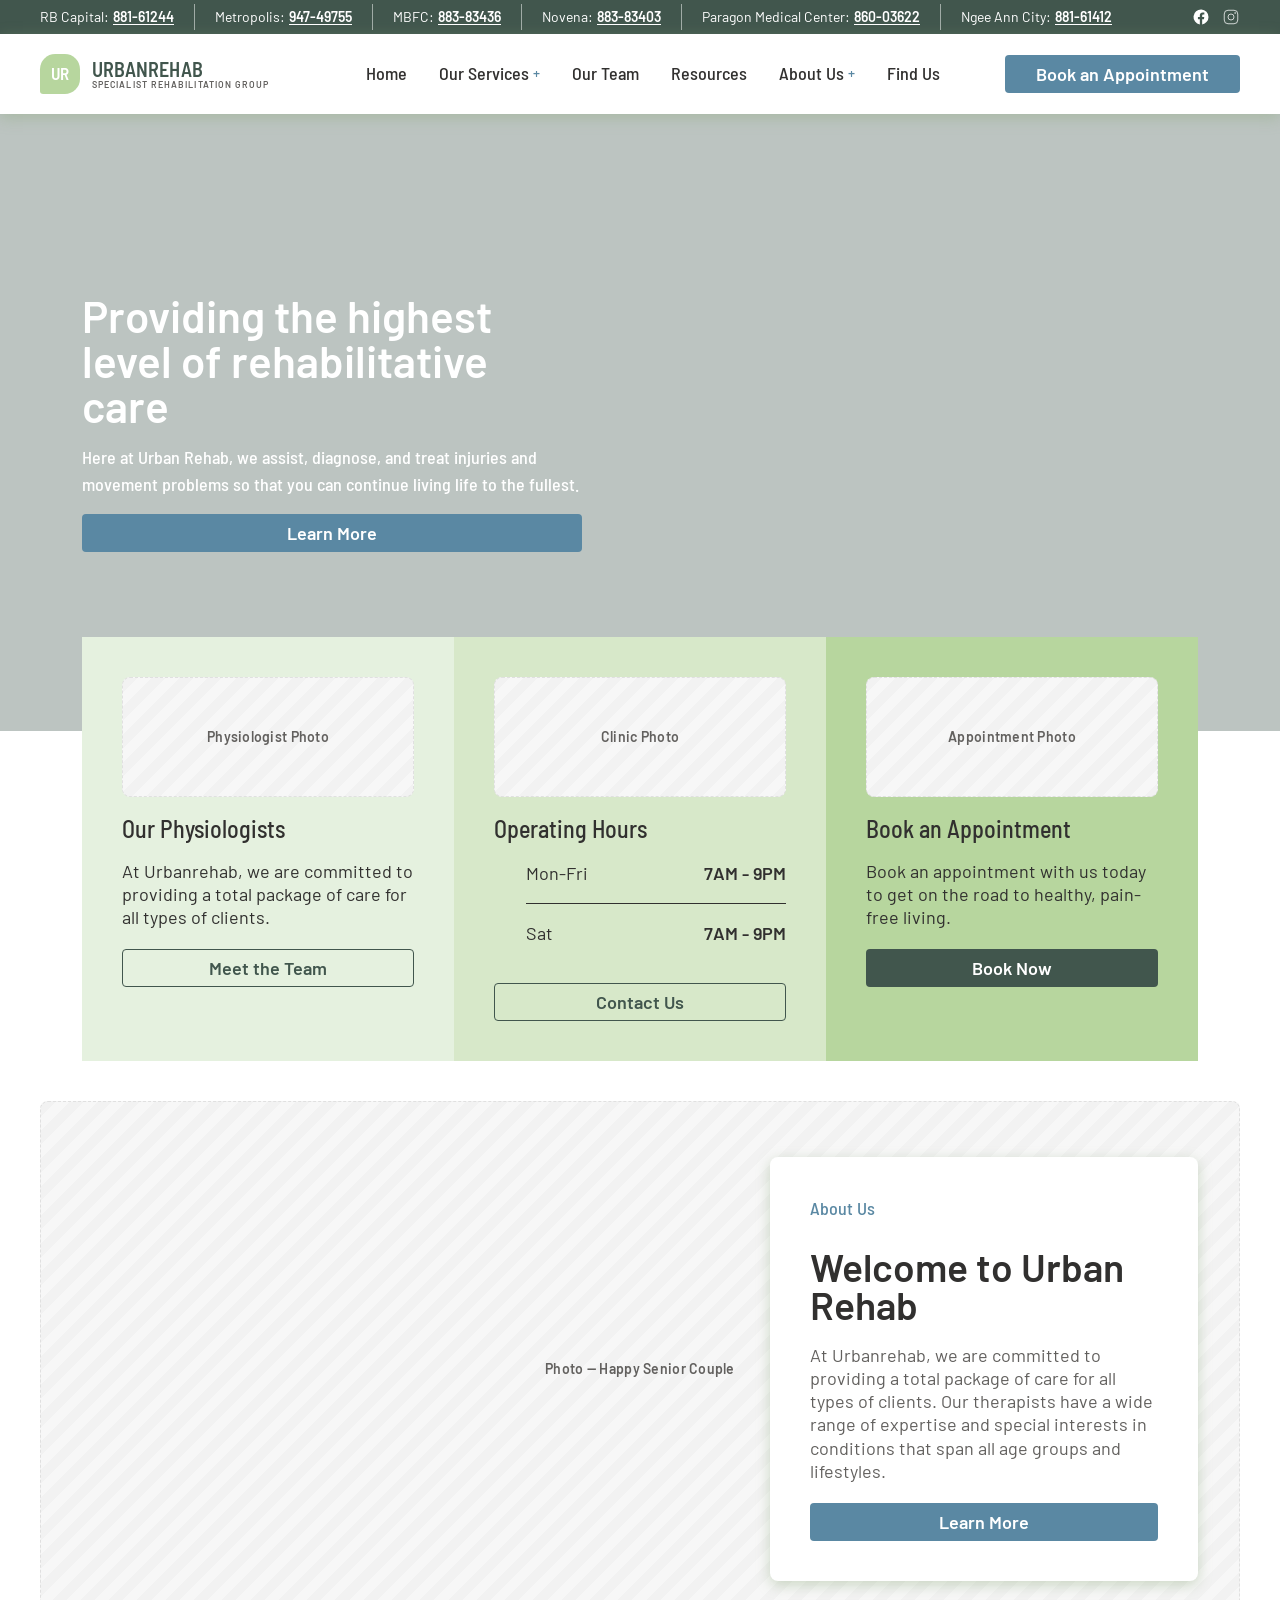
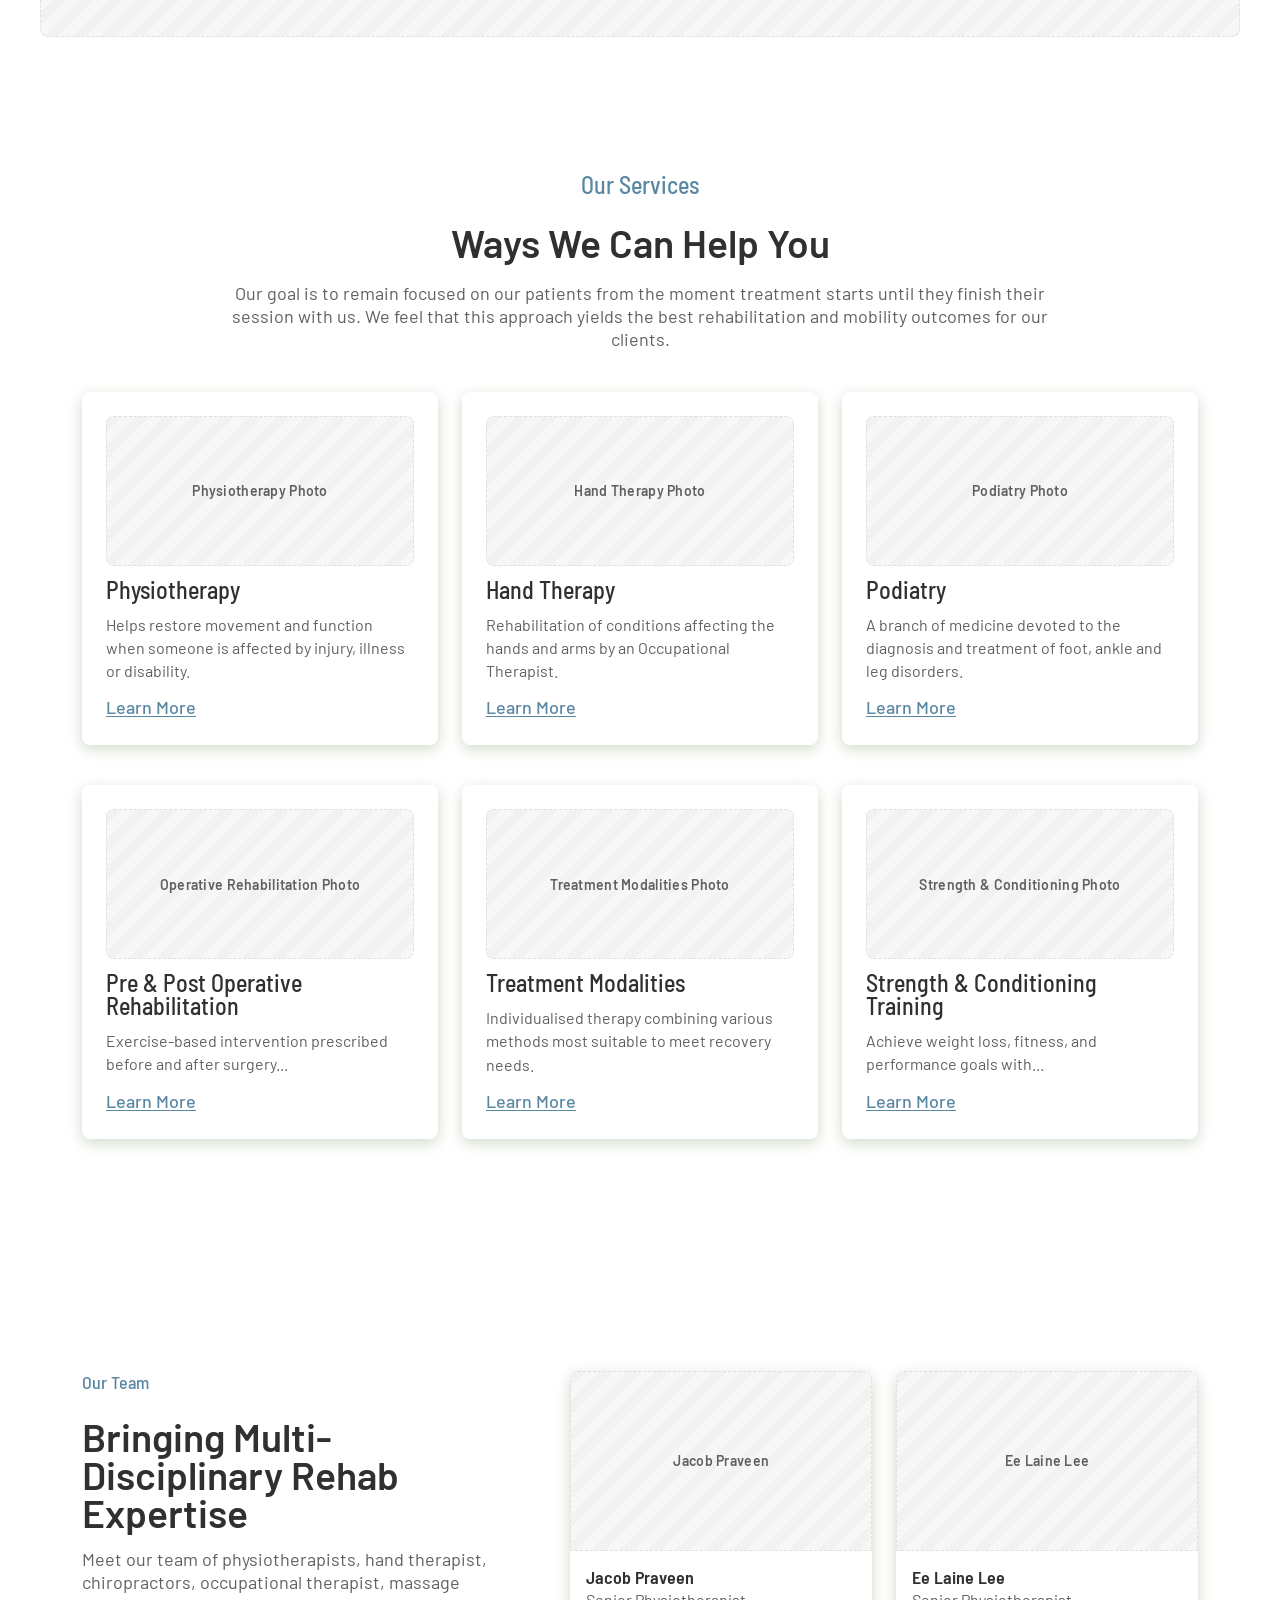
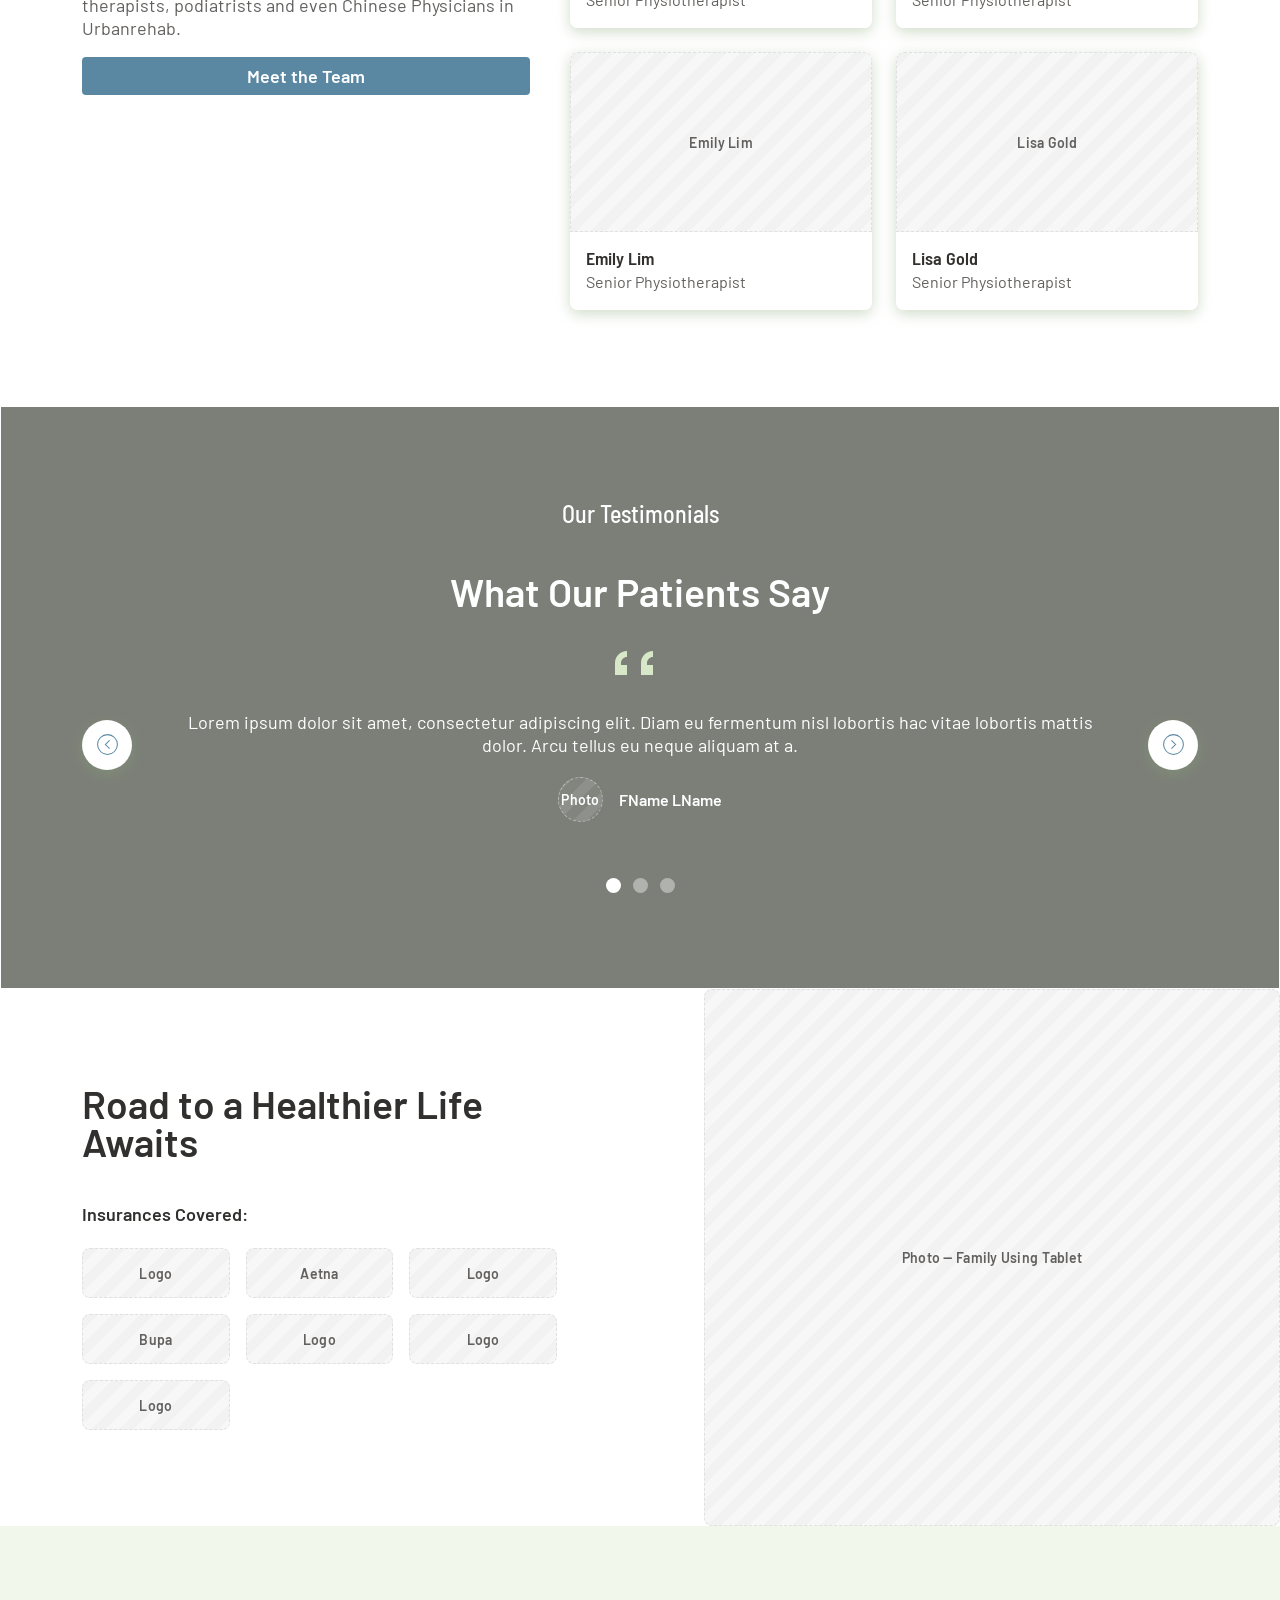
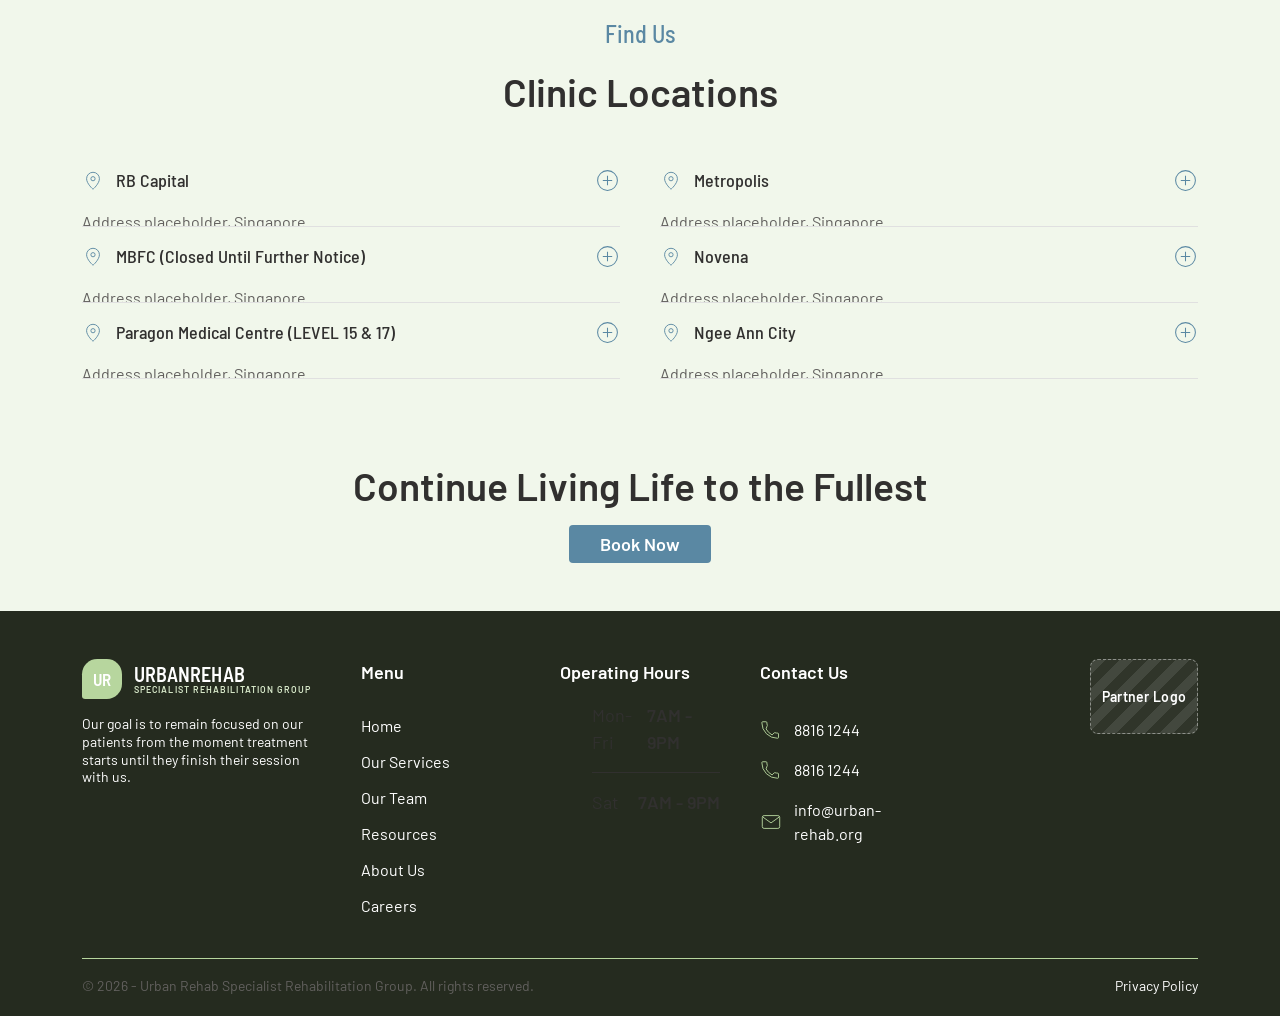
<file: urban-rehab/index.html>
<!DOCTYPE html>
<html lang="en">
    <head>
        <meta charset="UTF-8">
        <meta name="viewport" content="width=device-width, initial-scale=1.0">
        <link rel="icon" type="image/svg" href="">
        <!--SEO START-->
        <title>Urban Rehab | Specialist Rehabilitation Group</title>
        <meta name="description" content="Urban Rehab provides physiotherapy, hand therapy, podiatry, and multi-disciplinary rehabilitative care across Singapore.">
        <meta name="keywords" content="">

        <!-- Universal Open Graph -->
        <meta property="og:title" content="Urban Rehab | Specialist Rehabilitation Group">
        <meta property="og:description" content="Providing the highest level of rehabilitative care.">
        <meta property="og:image" content=""> <!-- Replace with actual image URL: 1200×630px -->
        <meta property="og:image:alt" content="">
        <meta property="og:url" content="#"> <!-- Needs to be the official URL -->
        <meta property="og:type" content="website">

        <!-- Twitter/X Card -->
        <meta name="twitter:card" content="summary_large_image">
        <meta name="twitter:title" content="Urban Rehab | Specialist Rehabilitation Group">
        <meta name="twitter:description" content="Providing the highest level of rehabilitative care.">
        <meta name="twitter:image" content=""> <!-- Replace with actual image URL: 1200×630px -->
        <!--SEO END-->

        <!--Stylesheet START-->
        <link href="https://cdn.jsdelivr.net/npm/bootstrap@5.3.0/dist/css/bootstrap.min.css" rel="stylesheet">
        <link href="main.css" rel="stylesheet">
        <link href="page.css" rel="stylesheet">
        <link href="urban-rehab-components.css" rel="stylesheet">
        <!--Stylesheet END-->

        <!--Fonts START-->
        <link rel="preconnect" href="https://fonts.googleapis.com">
        <link rel="preconnect" href="https://fonts.gstatic.com" crossorigin>
        <link href="https://fonts.googleapis.com/css2?family=Barlow:wght@400;500;600;700&family=Barlow+Semi+Condensed:wght@400;500;600&display=swap" rel="stylesheet">
        <!--Fonts END-->
    </head>

    <body>

        <!-- Icon sprite (reused across the page via <use>) -->
        <svg style="display:none" aria-hidden="true">
            <symbol id="icon-facebook" viewBox="0 0 24 24"><path d="M22 12a10 10 0 1 0-11.56 9.87v-6.98H7.9V12h2.54V9.8c0-2.5 1.49-3.89 3.77-3.89 1.09 0 2.24.2 2.24.2v2.46h-1.26c-1.24 0-1.63.77-1.63 1.56V12h2.78l-.44 2.89h-2.34v6.98A10 10 0 0 0 22 12Z" fill="currentColor" stroke="none"/></symbol>
            <symbol id="icon-instagram" viewBox="0 0 24 24"><rect x="3" y="3" width="18" height="18" rx="5"/><circle cx="12" cy="12" r="4"/><circle cx="17.5" cy="6.5" r="1" fill="currentColor" stroke="none"/></symbol>
            <symbol id="icon-phone" viewBox="0 0 24 24"><path d="M6.6 10.8a15.9 15.9 0 0 0 6.6 6.6l2.2-2.2a1 1 0 0 1 1-.25 9 9 0 0 0 2.8.45 1 1 0 0 1 1 1V20a1 1 0 0 1-1 1A17 17 0 0 1 2 4a1 1 0 0 1 1-1h3.5a1 1 0 0 1 1 1 9 9 0 0 0 .45 2.8 1 1 0 0 1-.25 1Z"/></symbol>
            <symbol id="icon-email" viewBox="0 0 24 24"><rect x="2.5" y="5" width="19" height="14" rx="2"/><path d="m3 6.5 9 6.5 9-6.5"/></symbol>
            <symbol id="icon-pin" viewBox="0 0 24 24"><path d="M12 21s7-6.1 7-11.5A7 7 0 0 0 5 9.5C5 14.9 12 21 12 21Z"/><circle cx="12" cy="9.5" r="2.3"/></symbol>
            <symbol id="icon-plus" viewBox="0 0 24 24"><circle cx="12" cy="12" r="9.5"/><path d="M12 7.5v9M7.5 12h9"/></symbol>
            <symbol id="icon-chevron-right" viewBox="0 0 24 24"><circle cx="12" cy="12" r="9.5"/><path d="m10 8 4 4-4 4"/></symbol>
            <symbol id="icon-chevron-left" viewBox="0 0 24 24"><circle cx="12" cy="12" r="9.5"/><path d="m14 8-4 4 4 4"/></symbol>
            <symbol id="icon-quote" viewBox="0 0 50 40"><path d="M0 24V12C0 5.4 5.4 0 12 0v6c-3.3 0-6 2.7-6 6v2h6v10H0Zm26 0V12c0-6.6 5.4-12 12-12v6c-3.3 0-6 2.7-6 6v2h6v10H26Z" fill="currentColor" stroke="none"/></symbol>
            <symbol id="icon-back" viewBox="0 0 24 24"><path d="m15 6-6 6 6 6"/></symbol>
            <symbol id="icon-close" viewBox="0 0 24 24"><path d="m6 6 12 12M18 6 6 18"/></symbol>
        </svg>

        <header class="site-header">
            <!-- Utility bar: branch phone numbers + socials (desktop only) -->
            <div class="topbar d-none d-lg-block">
                <div class="topbar-inner">
                    <ul class="topbar-branches list-unstyled mb-0">
                        <li class="branch-item"><span>RB Capital:</span> <a href="tel:88161244">881-61244</a></li>
                        <li class="branch-item"><span>Metropolis:</span> <a href="tel:94749755">947-49755</a></li>
                        <li class="branch-item"><span>MBFC:</span> <a href="tel:88383436">883-83436</a></li>
                        <li class="branch-item"><span>Novena:</span> <a href="tel:88383403">883-83403</a></li>
                        <li class="branch-item"><span>Paragon Medical Center:</span> <a href="tel:86003622">860-03622</a></li>
                        <li class="branch-item"><span>Ngee Ann City:</span> <a href="tel:88161412">881-61412</a></li>
                    </ul>
                    <div class="topbar-social">
                        <a href="#" aria-label="Facebook"><svg class="icon icon--sm"><use href="#icon-facebook"></use></svg></a>
                        <a href="#" aria-label="Instagram"><svg class="icon icon--sm"><use href="#icon-instagram"></use></svg></a>
                    </div>
                </div>
            </div>

            <!-- Desktop nav -->
            <nav class="main-nav d-none d-lg-block">
                <div class="main-nav-inner">
                    <a href="#home" class="brand-logo">
                        <span class="brand-mark">UR</span>
                        <span class="brand-wordmark">
                            <span class="brand-name">URBANREHAB</span>
                            <span class="brand-tagline">Specialist Rehabilitation Group</span>
                        </span>
                    </a>

                    <ul class="main-nav-links mb-0">
                        <li class="nav-item"><a class="nav-link" href="#home">Home</a></li>

                        <li class="nav-item has-mega">
                            <a class="nav-link" href="#services">Our Services <span class="nav-caret">+</span></a>
                            <div class="mega-menu">
                                <div class="mega-menu-panel">
                                    <div class="mega-menu-inner">
                                        <div class="mega-menu-col">
                                            <div class="mega-menu-thumb placeholder-box">Physiotherapy</div>
                                            <p class="mega-menu-title">Physiotherapy</p>
                                            <ul class="mega-menu-sublist list-unstyled">
                                                <li class="mega-menu-subitem"><svg class="icon icon--md"><use href="#icon-chevron-right"></use></svg><p class="mb-0">General Physiotherapy</p></li>
                                                <li class="mega-menu-subitem"><svg class="icon icon--md"><use href="#icon-chevron-right"></use></svg><p class="mb-0">Sports Physiotherapy</p></li>
                                            </ul>
                                            <a href="#" class="mega-menu-seeall">See All</a>
                                        </div>
                                        <div class="mega-menu-col">
                                            <div class="mega-menu-thumb placeholder-box">Hand Therapy</div>
                                            <p class="mega-menu-title">Hand Therapy</p>
                                            <ul class="mega-menu-sublist list-unstyled">
                                                <li class="mega-menu-subitem"><svg class="icon icon--md"><use href="#icon-chevron-right"></use></svg><p class="mb-0">Custom Splinting &amp; Bracing</p></li>
                                            </ul>
                                        </div>
                                        <div class="mega-menu-col">
                                            <div class="mega-menu-thumb placeholder-box">Podiatry</div>
                                            <p class="mega-menu-title">Podiatry</p>
                                            <ul class="mega-menu-sublist list-unstyled">
                                                <li class="mega-menu-subitem"><svg class="icon icon--md"><use href="#icon-chevron-right"></use></svg><p class="mb-0">Customized Orthotics</p></li>
                                                <li class="mega-menu-subitem"><svg class="icon icon--md"><use href="#icon-chevron-right"></use></svg><p class="mb-0">Diabetic Foot Care</p></li>
                                            </ul>
                                        </div>
                                        <div class="mega-menu-col">
                                            <div class="mega-menu-thumb placeholder-box">Operative Rehabilitation</div>
                                            <p class="mega-menu-title">Operative Rehabilitation</p>
                                            <ul class="mega-menu-sublist list-unstyled">
                                                <li class="mega-menu-subitem"><svg class="icon icon--md"><use href="#icon-chevron-right"></use></svg><p class="mb-0">Pre &amp; Post Operative Rehabilitation</p></li>
                                            </ul>
                                        </div>
                                        <div class="mega-menu-col">
                                            <div class="mega-menu-thumb placeholder-box">Treatment Modalities</div>
                                            <p class="mega-menu-title">Treatment Modalities</p>
                                            <ul class="mega-menu-sublist list-unstyled">
                                                <li class="mega-menu-subitem"><svg class="icon icon--md"><use href="#icon-chevron-right"></use></svg><p class="mb-0">Shockwave Therapy</p></li>
                                                <li class="mega-menu-subitem"><svg class="icon icon--md"><use href="#icon-chevron-right"></use></svg><p class="mb-0">Ultrasound Therapy</p></li>
                                            </ul>
                                            <a href="#" class="mega-menu-seeall">See All</a>
                                        </div>
                                        <div class="mega-menu-col">
                                            <div class="mega-menu-thumb placeholder-box">Training</div>
                                            <p class="mega-menu-title">Training</p>
                                            <ul class="mega-menu-sublist list-unstyled">
                                                <li class="mega-menu-subitem"><svg class="icon icon--md"><use href="#icon-chevron-right"></use></svg><p class="mb-0">Strength &amp; Conditioning Training</p></li>
                                            </ul>
                                        </div>
                                        <div class="mega-menu-col">
                                            <div class="mega-menu-thumb placeholder-box">Massage Therapy</div>
                                            <p class="mega-menu-title">Massage Therapy</p>
                                            <ul class="mega-menu-sublist list-unstyled">
                                                <li class="mega-menu-subitem"><svg class="icon icon--md"><use href="#icon-chevron-right"></use></svg><p class="mb-0">Deep Tissue Massage</p></li>
                                                <li class="mega-menu-subitem"><svg class="icon icon--md"><use href="#icon-chevron-right"></use></svg><p class="mb-0">Sports Massage</p></li>
                                            </ul>
                                            <a href="#" class="mega-menu-seeall">See All</a>
                                        </div>
                                        <div class="mega-menu-col">
                                            <div class="mega-menu-thumb placeholder-box">Ergonomics</div>
                                            <p class="mega-menu-title">Ergonomics</p>
                                            <ul class="mega-menu-sublist list-unstyled">
                                                <li class="mega-menu-subitem"><svg class="icon icon--md"><use href="#icon-chevron-right"></use></svg><p class="mb-0">Ergonomics &amp; Fitness for Work (FFW)</p></li>
                                            </ul>
                                        </div>
                                        <div class="mega-menu-col">
                                            <div class="mega-menu-thumb placeholder-box">Pilates</div>
                                            <p class="mega-menu-title">Pilates</p>
                                            <ul class="mega-menu-sublist list-unstyled">
                                                <li class="mega-menu-subitem"><svg class="icon icon--md"><use href="#icon-chevron-right"></use></svg><p class="mb-0">Clinical Pilates</p></li>
                                            </ul>
                                        </div>
                                        <div class="mega-menu-col">
                                            <div class="mega-menu-thumb placeholder-box">Traditional Chinese Medicine</div>
                                            <p class="mega-menu-title">Traditional Chinese Medicine (TCM)</p>
                                            <ul class="mega-menu-sublist list-unstyled">
                                                <li class="mega-menu-subitem"><svg class="icon icon--md"><use href="#icon-chevron-right"></use></svg><p class="mb-0">Acupuncture</p></li>
                                                <li class="mega-menu-subitem"><svg class="icon icon--md"><use href="#icon-chevron-right"></use></svg><p class="mb-0">Auricular Therapy</p></li>
                                            </ul>
                                            <a href="#" class="mega-menu-seeall">See All</a>
                                        </div>
                                    </div>
                                </div>
                            </div>
                        </li>

                        <li class="nav-item"><a class="nav-link" href="#team">Our Team</a></li>
                        <li class="nav-item"><a class="nav-link" href="#">Resources</a></li>

                        <li class="nav-item has-dropdown">
                            <a class="nav-link" href="#about">About Us <span class="nav-caret">+</span></a>
                            <div class="simple-dropdown">
                                <ul class="simple-dropdown-list list-unstyled">
                                    <li class="simple-dropdown-item"><a href="#about">Our Story</a></li>
                                    <li class="simple-dropdown-item"><a href="#">Careers</a></li>
                                </ul>
                            </div>
                        </li>

                        <li class="nav-item"><a class="nav-link" href="#find-us">Find Us</a></li>
                    </ul>

                    <a href="#book" class="btn-ur btn-ur--primary">Book an Appointment</a>
                </div>
            </nav>

            <!-- Mobile navbar -->
            <nav class="mobile-navbar d-lg-none">
                <div class="mobile-navbar-inner">
                    <a href="#home" class="brand-logo">
                        <span class="brand-mark">UR</span>
                        <span class="brand-wordmark">
                            <span class="brand-name">URBANREHAB</span>
                            <span class="brand-tagline">Specialist Rehabilitation Group</span>
                        </span>
                    </a>
                    <button type="button" class="hamburger-btn" id="mobileMenuToggle" aria-expanded="false" aria-controls="mobileMenu" aria-label="Open menu">
                        <span></span><span></span><span></span>
                    </button>
                </div>
            </nav>

            <!-- Mobile off-canvas menu -->
            <div class="mobile-menu" id="mobileMenu">
                <div class="mobile-menu-header">
                    <a href="#home" class="brand-logo">
                        <span class="brand-mark">UR</span>
                        <span class="brand-wordmark">
                            <span class="brand-name">URBANREHAB</span>
                            <span class="brand-tagline">Specialist Rehabilitation Group</span>
                        </span>
                    </a>
                    <button type="button" class="mobile-menu-close" id="mobileMenuClose" aria-label="Close menu">
                        <svg class="icon icon--lg"><use href="#icon-close"></use></svg>
                    </button>
                </div>

                <div class="mobile-menu-track" id="mobileMenuTrack">
                    <!-- Panel 0: main -->
                    <div class="mobile-menu-panel">
                        <ul class="mobile-menu-list list-unstyled">
                            <li><a class="mobile-menu-link" href="#home">Home</a></li>
                            <li><button type="button" class="mobile-menu-parent" data-goto="1">Our Services <span>+</span></button></li>
                            <li><a class="mobile-menu-link" href="#team">Our Team</a></li>
                            <li><a class="mobile-menu-link" href="#">Resources</a></li>
                            <li><button type="button" class="mobile-menu-parent" data-goto="2">About Us <span>+</span></button></li>
                            <li><a class="mobile-menu-link" href="#find-us">Find Us</a></li>
                        </ul>
                        <a href="#book" class="btn-ur btn-ur--primary mobile-menu-cta">Book an Appointment</a>
                        <div class="mobile-menu-socials">
                            <span>Socials</span>
                            <div class="mobile-menu-socials-icons">
                                <a href="#" aria-label="Facebook"><svg class="icon icon--sm"><use href="#icon-facebook"></use></svg></a>
                                <a href="#" aria-label="Instagram"><svg class="icon icon--sm"><use href="#icon-instagram"></use></svg></a>
                            </div>
                        </div>
                    </div>

                    <!-- Panel 1: Our Services submenu -->
                    <div class="mobile-menu-panel">
                        <button type="button" class="mobile-menu-back" data-goto="0">
                            <svg class="icon icon--md"><use href="#icon-back"></use></svg> Back
                        </button>
                        <ul class="mobile-menu-list list-unstyled">
                            <li><a class="mobile-menu-link" href="#services">Physiotherapy</a></li>
                            <li><a class="mobile-menu-link" href="#services">Hand Therapy</a></li>
                            <li><a class="mobile-menu-link" href="#services">Podiatry</a></li>
                            <li><a class="mobile-menu-link" href="#services">Operative Rehabilitation</a></li>
                            <li><a class="mobile-menu-link" href="#services">Treatment Modalities</a></li>
                            <li><a class="mobile-menu-link" href="#services">Training</a></li>
                            <li><a class="mobile-menu-link" href="#services">Massage Therapy</a></li>
                            <li><a class="mobile-menu-link" href="#services">Ergonomics</a></li>
                            <li><a class="mobile-menu-link" href="#services">Pilates</a></li>
                            <li><a class="mobile-menu-link" href="#services">Traditional Chinese Medicine(TCM)</a></li>
                        </ul>
                        <a href="#book" class="btn-ur btn-ur--primary mobile-menu-cta">Book an Appointment</a>
                        <div class="mobile-menu-socials">
                            <span>Socials</span>
                            <div class="mobile-menu-socials-icons">
                                <a href="#" aria-label="Facebook"><svg class="icon icon--sm"><use href="#icon-facebook"></use></svg></a>
                                <a href="#" aria-label="Instagram"><svg class="icon icon--sm"><use href="#icon-instagram"></use></svg></a>
                            </div>
                        </div>
                    </div>

                    <!-- Panel 2: About Us submenu -->
                    <div class="mobile-menu-panel">
                        <button type="button" class="mobile-menu-back" data-goto="0">
                            <svg class="icon icon--md"><use href="#icon-back"></use></svg> Back
                        </button>
                        <ul class="mobile-menu-list list-unstyled">
                            <li><a class="mobile-menu-link" href="#about">Our Story</a></li>
                            <li><a class="mobile-menu-link" href="#">Careers</a></li>
                        </ul>
                        <a href="#book" class="btn-ur btn-ur--primary mobile-menu-cta">Book an Appointment</a>
                        <div class="mobile-menu-socials">
                            <span>Socials</span>
                            <div class="mobile-menu-socials-icons">
                                <a href="#" aria-label="Facebook"><svg class="icon icon--sm"><use href="#icon-facebook"></use></svg></a>
                                <a href="#" aria-label="Instagram"><svg class="icon icon--sm"><use href="#icon-instagram"></use></svg></a>
                            </div>
                        </div>
                    </div>
                </div>
            </div>
        </header>

        <main>
            <!-- Hero -->
            <section id="home" class="hero-banner">
                <div class="hero-bg-placeholder placeholder-box placeholder-box--light">Hero Image — Cyclist</div>
                <div class="hero-overlay"></div>
                <div class="container">
                    <div class="hero-content">
                        <h1 class="hero-title">Providing the highest level of rehabilitative care</h1>
                        <p class="hero-text">Here at Urban Rehab, we assist, diagnose, and treat injuries and movement problems so that you can continue living life to the fullest.</p>
                        <a href="#" class="btn-ur btn-ur--primary">Learn More</a>
                    </div>
                </div>
            </section>

            <!-- Info cards -->
            <section class="info-cards-section">
                <div class="container">
                    <div class="info-cards-row">
                        <div class="info-card info-card--tint-60">
                            <div class="info-card-media placeholder-box">Physiologist Photo</div>
                            <h3>Our Physiologists</h3>
                            <p>At Urbanrehab, we are committed to providing a total package of care for all types of clients.</p>
                            <a href="#team" class="btn-ur btn-ur--outline">Meet the Team</a>
                        </div>
                        <div class="info-card info-card--tint-40">
                            <div class="info-card-media placeholder-box">Clinic Photo</div>
                            <h3>Operating Hours</h3>
                            <ul class="hours-list">
                                <li class="hours-row"><span>Mon-Fri</span><strong>7AM - 9PM</strong></li>
                                <li class="hours-row"><span>Sat</span><strong>7AM - 9PM</strong></li>
                            </ul>
                            <a href="#find-us" class="btn-ur btn-ur--outline">Contact Us</a>
                        </div>
                        <div class="info-card info-card--solid">
                            <div class="info-card-media placeholder-box">Appointment Photo</div>
                            <h3>Book an Appointment</h3>
                            <p>Book an appointment with us today to get on the road to healthy, pain-free living.</p>
                            <a href="#book" class="btn-ur btn-ur--dark">Book Now</a>
                        </div>
                    </div>
                </div>
            </section>

            <!-- About -->
            <section id="about" class="about-section">
                <div class="about-bg-placeholder placeholder-box">Photo — Happy Senior Couple</div>
                <div class="container">
                    <div class="about-card">
                        <p class="eyebrow">About Us</p>
                        <h2>Welcome to Urban Rehab</h2>
                        <p>At Urbanrehab, we are committed to providing a total package of care for all types of clients. Our therapists have a wide range of expertise and special interests in conditions that span all age groups and lifestyles.</p>
                        <a href="#" class="btn-ur btn-ur--primary">Learn More</a>
                    </div>
                </div>
            </section>

            <!-- Services -->
            <section id="services" class="services-section">
                <div class="container">
                    <div class="services-intro">
                        <p class="eyebrow">Our Services</p>
                        <h2>Ways We Can Help You</h2>
                        <p class="section-lead">Our goal is to remain focused on our patients from the moment treatment starts until they finish their session with us. We feel that this approach yields the best rehabilitation and mobility outcomes for our clients.</p>
                    </div>

                    <div class="services-grid" id="servicesGrid">
                        <article class="service-card">
                            <div class="service-card-media placeholder-box">Physiotherapy Photo</div>
                            <h3>Physiotherapy</h3>
                            <p>Helps restore movement and function when someone is affected by injury, illness or disability.</p>
                            <a href="#" class="service-card-link">Learn More</a>
                        </article>
                        <article class="service-card">
                            <div class="service-card-media placeholder-box">Hand Therapy Photo</div>
                            <h3>Hand Therapy</h3>
                            <p>Rehabilitation of conditions affecting the hands and arms by an Occupational Therapist.</p>
                            <a href="#" class="service-card-link">Learn More</a>
                        </article>
                        <article class="service-card">
                            <div class="service-card-media placeholder-box">Podiatry Photo</div>
                            <h3>Podiatry</h3>
                            <p>A branch of medicine devoted to the diagnosis and treatment of foot, ankle and leg disorders.</p>
                            <a href="#" class="service-card-link">Learn More</a>
                        </article>
                        <article class="service-card extra-service">
                            <div class="service-card-media placeholder-box">Operative Rehabilitation Photo</div>
                            <h3>Pre &amp; Post Operative Rehabilitation</h3>
                            <p>Exercise-based intervention prescribed before and after surgery...</p>
                            <a href="#" class="service-card-link">Learn More</a>
                        </article>
                        <article class="service-card extra-service">
                            <div class="service-card-media placeholder-box">Treatment Modalities Photo</div>
                            <h3>Treatment Modalities</h3>
                            <p>Individualised therapy combining various methods most suitable to meet recovery needs.</p>
                            <a href="#" class="service-card-link">Learn More</a>
                        </article>
                        <article class="service-card extra-service">
                            <div class="service-card-media placeholder-box">Strength &amp; Conditioning Photo</div>
                            <h3>Strength &amp; Conditioning Training</h3>
                            <p>Achieve weight loss, fitness, and performance goals with...</p>
                            <a href="#" class="service-card-link">Learn More</a>
                        </article>
                    </div>

                    <div class="services-load-more">
                        <button type="button" class="btn-ur btn-ur--primary" id="loadMoreServices">Load More</button>
                    </div>
                </div>
            </section>

            <!-- Team -->
            <section id="team" class="team-section">
                <div class="container">
                    <div class="team-row">
                        <div class="team-intro">
                            <p class="eyebrow">Our Team</p>
                            <h2>Bringing Multi-Disciplinary Rehab Expertise</h2>
                            <p>Meet our team of physiotherapists, hand therapist, chiropractors, occupational therapist, massage therapists, podiatrists and even Chinese Physicians in Urbanrehab.</p>
                            <a href="#" class="btn-ur btn-ur--primary">Meet the Team</a>
                        </div>

                        <div class="team-grid">
                            <div class="team-card">
                                <div class="team-card-media placeholder-box">Jacob Praveen</div>
                                <div class="team-card-body">
                                    <h3>Jacob Praveen</h3>
                                    <p>Senior Physiotherapist</p>
                                </div>
                            </div>
                            <div class="team-card">
                                <div class="team-card-media placeholder-box">Ee Laine Lee</div>
                                <div class="team-card-body">
                                    <h3>Ee Laine Lee</h3>
                                    <p>Senior Physiotherapist</p>
                                </div>
                            </div>
                            <div class="team-card">
                                <div class="team-card-media placeholder-box">Emily Lim</div>
                                <div class="team-card-body">
                                    <h3>Emily Lim</h3>
                                    <p>Senior Physiotherapist</p>
                                </div>
                            </div>
                            <div class="team-card">
                                <div class="team-card-media placeholder-box">Lisa Gold</div>
                                <div class="team-card-body">
                                    <h3>Lisa Gold</h3>
                                    <p>Senior Physiotherapist</p>
                                </div>
                            </div>
                        </div>
                    </div>
                </div>
            </section>

            <!-- Testimonials -->
            <section class="testimonials-section">
                <div class="testimonials-bg-placeholder placeholder-box placeholder-box--light">Background Photo</div>
                <div class="container testimonials-content">
                    <p class="eyebrow">Our Testimonials</p>
                    <h2>What Our Patients Say</h2>

                    <div class="testimonial-carousel">
                        <button type="button" class="testimonial-arrow" id="testimonialPrev" aria-label="Previous testimonial">
                            <svg class="icon icon--lg"><use href="#icon-chevron-left"></use></svg>
                        </button>

                        <div class="testimonial-viewport">
                            <div class="testimonial-track" id="testimonialTrack">
                                <blockquote class="testimonial-card">
                                    <svg class="icon testimonial-quote-icon" style="width:50px;height:40px;"><use href="#icon-quote"></use></svg>
                                    <p class="testimonial-text">Lorem ipsum dolor sit amet, consectetur adipiscing elit. Diam eu fermentum nisl lobortis hac vitae lobortis mattis dolor. Arcu tellus eu neque aliquam at a.</p>
                                    <div class="testimonial-author">
                                        <div class="testimonial-avatar placeholder-box placeholder-box--round placeholder-box--light">Photo</div>
                                        <strong>FName LName</strong>
                                    </div>
                                </blockquote>
                                <blockquote class="testimonial-card">
                                    <svg class="icon testimonial-quote-icon" style="width:50px;height:40px;"><use href="#icon-quote"></use></svg>
                                    <p class="testimonial-text">Lorem ipsum dolor sit amet, consectetur adipiscing elit. Diam eu fermentum nisl lobortis hac vitae lobortis mattis dolor. Arcu tellus eu neque aliquam at a.</p>
                                    <div class="testimonial-author">
                                        <div class="testimonial-avatar placeholder-box placeholder-box--round placeholder-box--light">Photo</div>
                                        <strong>FName LName</strong>
                                    </div>
                                </blockquote>
                                <blockquote class="testimonial-card">
                                    <svg class="icon testimonial-quote-icon" style="width:50px;height:40px;"><use href="#icon-quote"></use></svg>
                                    <p class="testimonial-text">Lorem ipsum dolor sit amet, consectetur adipiscing elit. Diam eu fermentum nisl lobortis hac vitae lobortis mattis dolor. Arcu tellus eu neque aliquam at a.</p>
                                    <div class="testimonial-author">
                                        <div class="testimonial-avatar placeholder-box placeholder-box--round placeholder-box--light">Photo</div>
                                        <strong>FName LName</strong>
                                    </div>
                                </blockquote>
                            </div>
                        </div>

                        <button type="button" class="testimonial-arrow" id="testimonialNext" aria-label="Next testimonial">
                            <svg class="icon icon--lg"><use href="#icon-chevron-right"></use></svg>
                        </button>
                    </div>

                    <div class="testimonial-dots" id="testimonialDots"></div>
                </div>
            </section>

            <!-- Insurance / CTA -->
            <section class="insurance-section">
                <div class="insurance-bg-placeholder placeholder-box">Photo — Family Using Tablet</div>
                <div class="container">
                    <div class="insurance-content">
                        <h2>Road to a Healthier Life Awaits</h2>
                        <div class="insurance-logos-block">
                            <p class="insurance-label">Insurances Covered:</p>
                            <div class="insurance-logos-grid">
                                <div class="logo-placeholder placeholder-box">Logo</div>
                                <div class="logo-placeholder placeholder-box">Aetna</div>
                                <div class="logo-placeholder placeholder-box">Logo</div>
                                <div class="logo-placeholder placeholder-box">Bupa</div>
                                <div class="logo-placeholder placeholder-box">Logo</div>
                                <div class="logo-placeholder placeholder-box">Logo</div>
                                <div class="logo-placeholder placeholder-box">Logo</div>
                            </div>
                        </div>
                    </div>
                </div>
            </section>

            <!-- Find Us -->
            <section id="find-us" class="find-us-section">
                <div class="container">
                    <div class="find-us-intro">
                        <p class="eyebrow">Find Us</p>
                        <h2>Clinic Locations</h2>
                    </div>

                    <div class="locations-grid">
                        <div class="location-item">
                            <button type="button" class="location-toggle">
                                <span class="location-name"><svg class="icon icon--md"><use href="#icon-pin"></use></svg> RB Capital</span>
                                <svg class="icon icon--lg icon--plus"><use href="#icon-plus"></use></svg>
                            </button>
                            <div class="location-panel">
                                <div class="location-panel-inner">
                                    <p>Address placeholder, Singapore</p>
                                    <a href="#">Get Directions</a>
                                </div>
                            </div>
                        </div>
                        <div class="location-item">
                            <button type="button" class="location-toggle">
                                <span class="location-name"><svg class="icon icon--md"><use href="#icon-pin"></use></svg> Metropolis</span>
                                <svg class="icon icon--lg icon--plus"><use href="#icon-plus"></use></svg>
                            </button>
                            <div class="location-panel">
                                <div class="location-panel-inner">
                                    <p>Address placeholder, Singapore</p>
                                    <a href="#">Get Directions</a>
                                </div>
                            </div>
                        </div>
                        <div class="location-item">
                            <button type="button" class="location-toggle">
                                <span class="location-name"><svg class="icon icon--md"><use href="#icon-pin"></use></svg> MBFC (Closed Until Further Notice)</span>
                                <svg class="icon icon--lg icon--plus"><use href="#icon-plus"></use></svg>
                            </button>
                            <div class="location-panel">
                                <div class="location-panel-inner">
                                    <p>Address placeholder, Singapore</p>
                                    <a href="#">Get Directions</a>
                                </div>
                            </div>
                        </div>
                        <div class="location-item">
                            <button type="button" class="location-toggle">
                                <span class="location-name"><svg class="icon icon--md"><use href="#icon-pin"></use></svg> Novena</span>
                                <svg class="icon icon--lg icon--plus"><use href="#icon-plus"></use></svg>
                            </button>
                            <div class="location-panel">
                                <div class="location-panel-inner">
                                    <p>Address placeholder, Singapore</p>
                                    <a href="#">Get Directions</a>
                                </div>
                            </div>
                        </div>
                        <div class="location-item">
                            <button type="button" class="location-toggle">
                                <span class="location-name"><svg class="icon icon--md"><use href="#icon-pin"></use></svg> Paragon Medical Centre (LEVEL 15 &amp; 17)</span>
                                <svg class="icon icon--lg icon--plus"><use href="#icon-plus"></use></svg>
                            </button>
                            <div class="location-panel">
                                <div class="location-panel-inner">
                                    <p>Address placeholder, Singapore</p>
                                    <a href="#">Get Directions</a>
                                </div>
                            </div>
                        </div>
                        <div class="location-item">
                            <button type="button" class="location-toggle">
                                <span class="location-name"><svg class="icon icon--md"><use href="#icon-pin"></use></svg> Ngee Ann City</span>
                                <svg class="icon icon--lg icon--plus"><use href="#icon-plus"></use></svg>
                            </button>
                            <div class="location-panel">
                                <div class="location-panel-inner">
                                    <p>Address placeholder, Singapore</p>
                                    <a href="#">Get Directions</a>
                                </div>
                            </div>
                        </div>
                    </div>

                    <div class="cta-banner" id="book">
                        <h3>Continue Living Life to the Fullest</h3>
                        <a href="#book" class="btn-ur btn-ur--primary">Book Now</a>
                    </div>
                </div>
            </section>
        </main>

        <footer class="site-footer">
            <div class="container">
                <div class="footer-top">
                    <div class="footer-brand">
                        <a href="#home" class="brand-logo brand-logo--on-dark">
                            <span class="brand-mark">UR</span>
                            <span class="brand-wordmark">
                                <span class="brand-name">URBANREHAB</span>
                                <span class="brand-tagline">Specialist Rehabilitation Group</span>
                            </span>
                        </a>
                        <p class="footer-tagline">Our goal is to remain focused on our patients from the moment treatment starts until they finish their session with us.</p>
                    </div>

                    <div class="footer-links">
                        <p class="footer-heading">Menu</p>
                        <a href="#home">Home</a>
                        <a href="#services">Our Services</a>
                        <a href="#team">Our Team</a>
                        <a href="#">Resources</a>
                        <a href="#about">About Us</a>
                        <a href="#">Careers</a>
                    </div>

                    <div class="footer-hours">
                        <p class="footer-heading">Operating Hours</p>
                        <ul class="hours-list">
                            <li class="hours-row"><span>Mon-Fri</span><strong>7AM - 9PM</strong></li>
                            <li class="hours-row"><span>Sat</span><strong>7AM - 9PM</strong></li>
                        </ul>
                    </div>

                    <div class="footer-contact">
                        <p class="footer-heading">Contact Us</p>
                        <div class="footer-contact-item"><svg class="icon icon--md"><use href="#icon-phone"></use></svg> <a href="tel:88161244">8816 1244</a></div>
                        <div class="footer-contact-item"><svg class="icon icon--md"><use href="#icon-phone"></use></svg> <a href="tel:88161244">8816 1244</a></div>
                        <div class="footer-contact-item"><svg class="icon icon--md"><use href="#icon-email"></use></svg> <a href="mailto:info@urban-rehab.org">info@urban-rehab.org</a></div>
                    </div>

                    <div class="footer-partner">
                        <div class="footer-partner-logo placeholder-box placeholder-box--light">Partner Logo</div>
                    </div>
                </div>

                <div class="footer-bottom">
                    <p class="mb-0">&copy; <span id="footerYear"></span> - Urban Rehab Specialist Rehabilitation Group. All rights reserved.</p>
                    <a href="#">Privacy Policy</a>
                </div>
            </div>
        </footer>

        <!--Bootstrap JS START-->
        <script src="https://cdn.jsdelivr.net/npm/bootstrap@5.3.0/dist/js/bootstrap.bundle.min.js"></script>
        <!--Bootstrap JS END-->
        <script src="main.js"></script>
    </body>
</html>
</file>
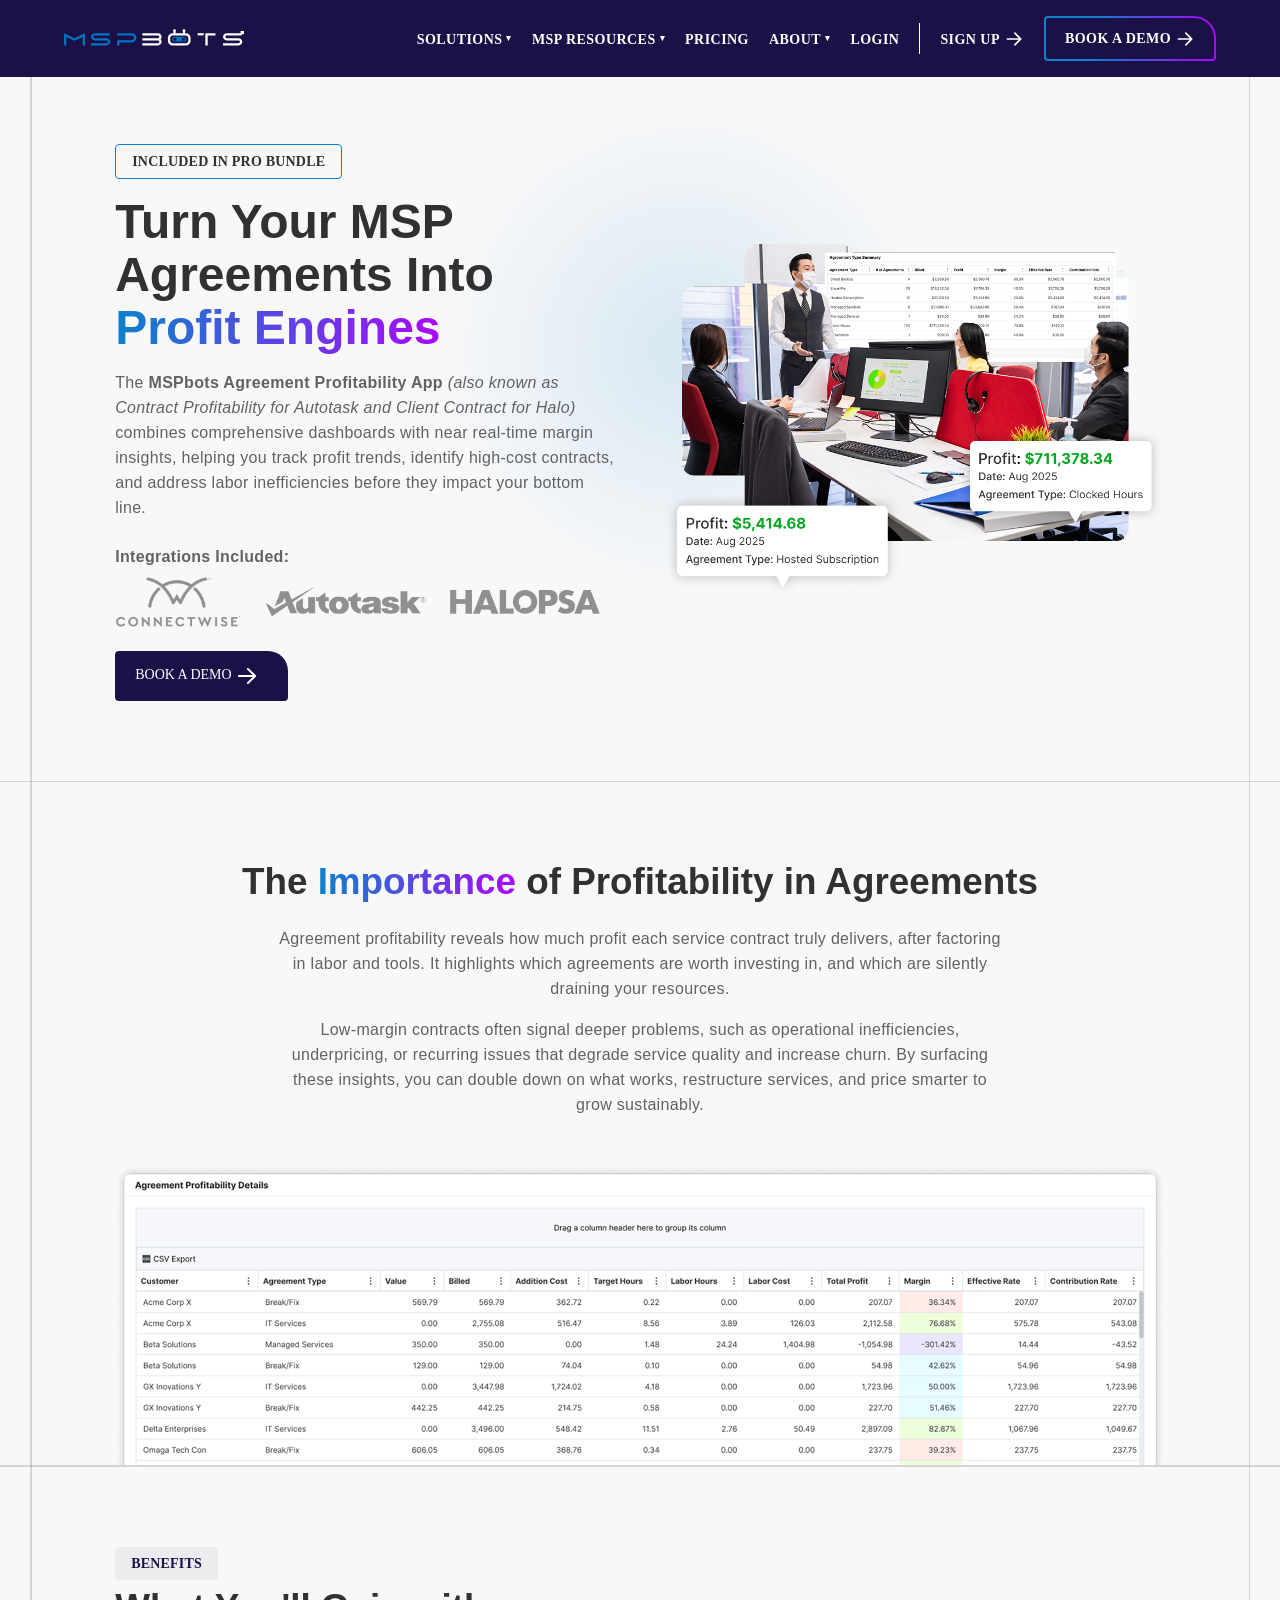
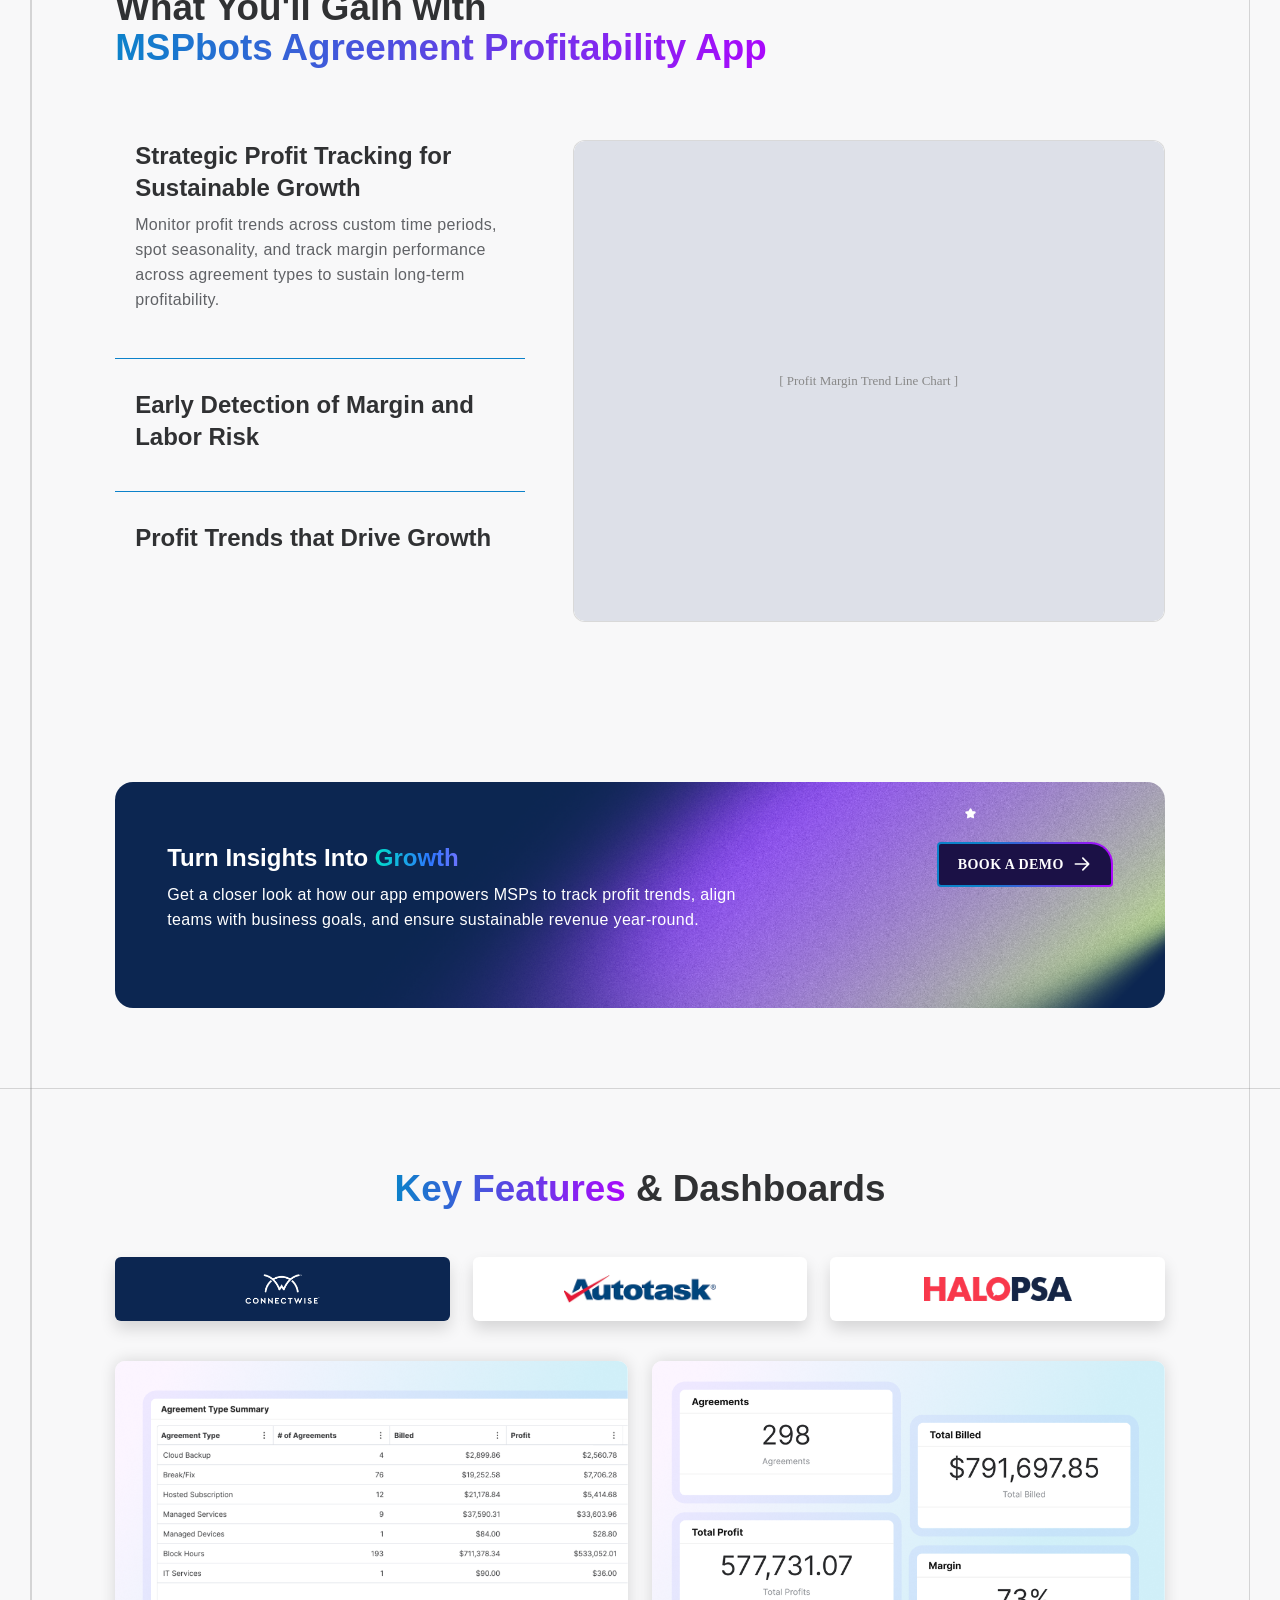
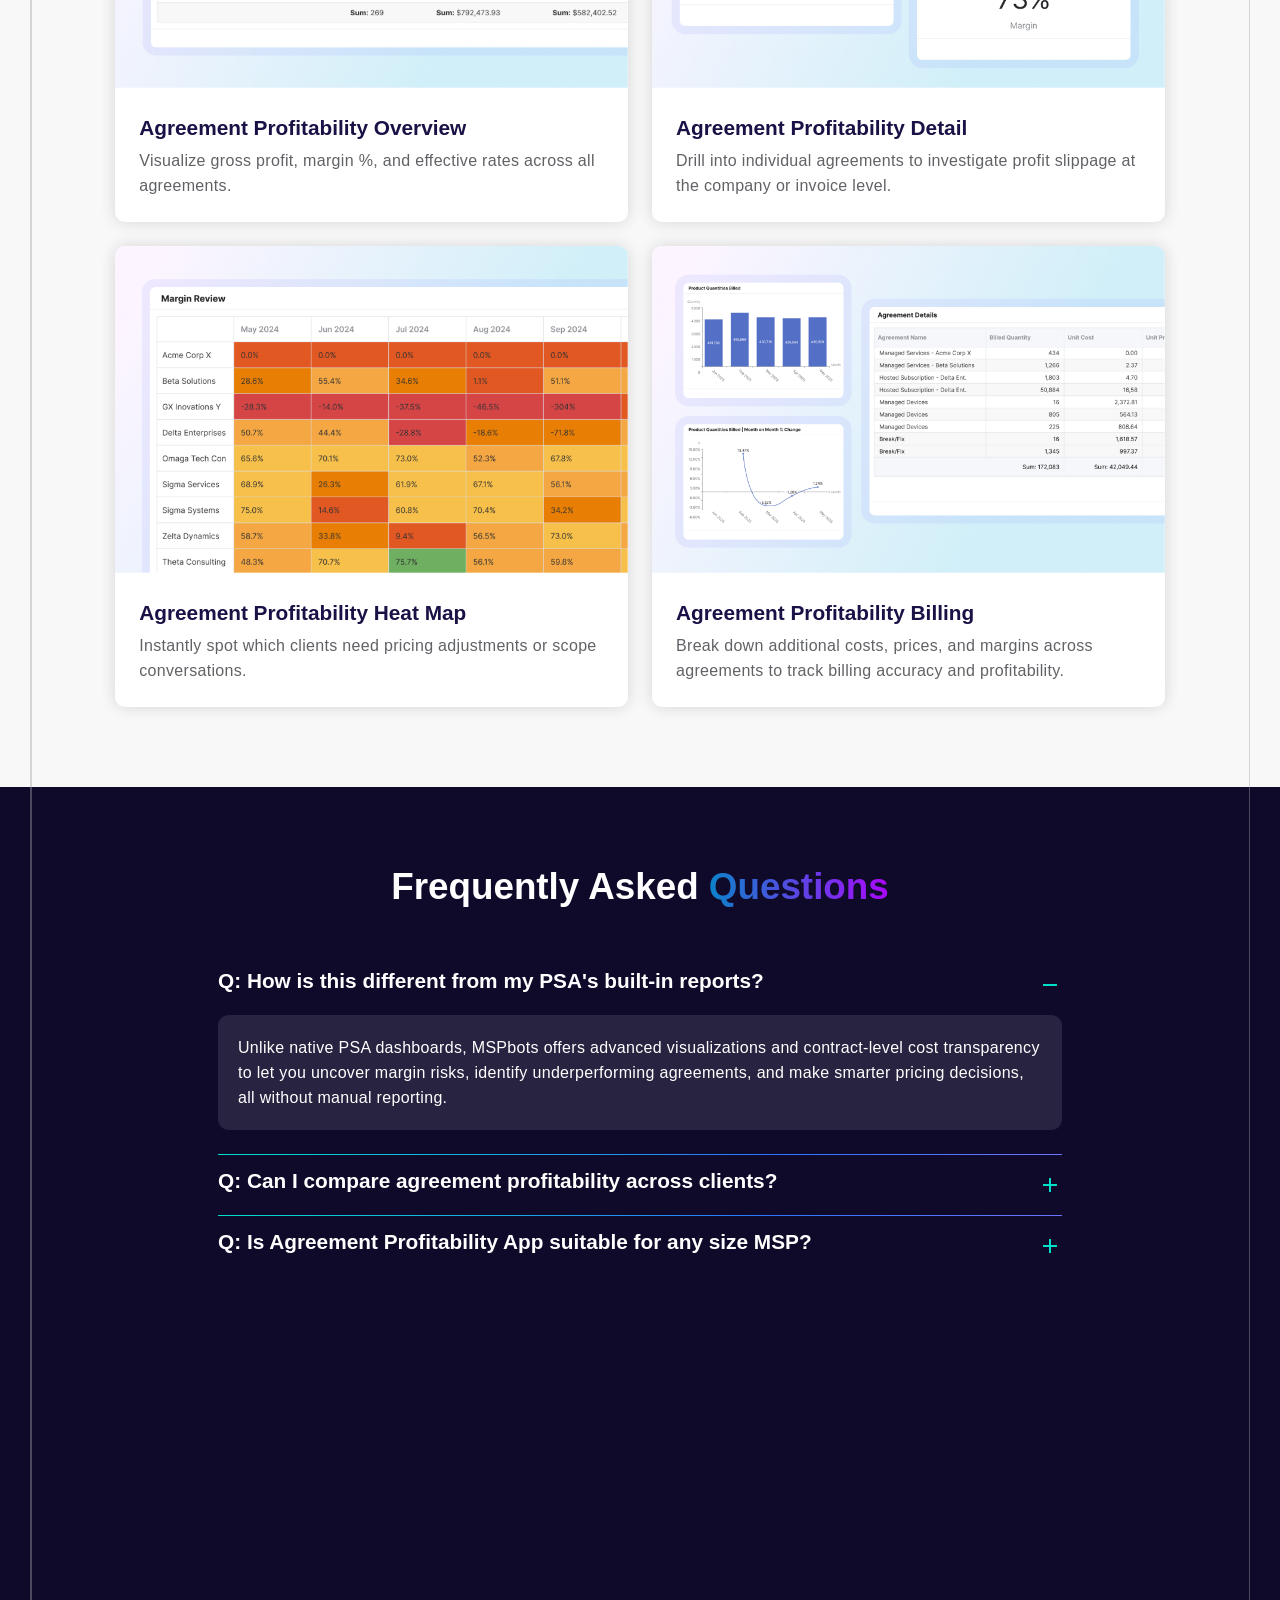
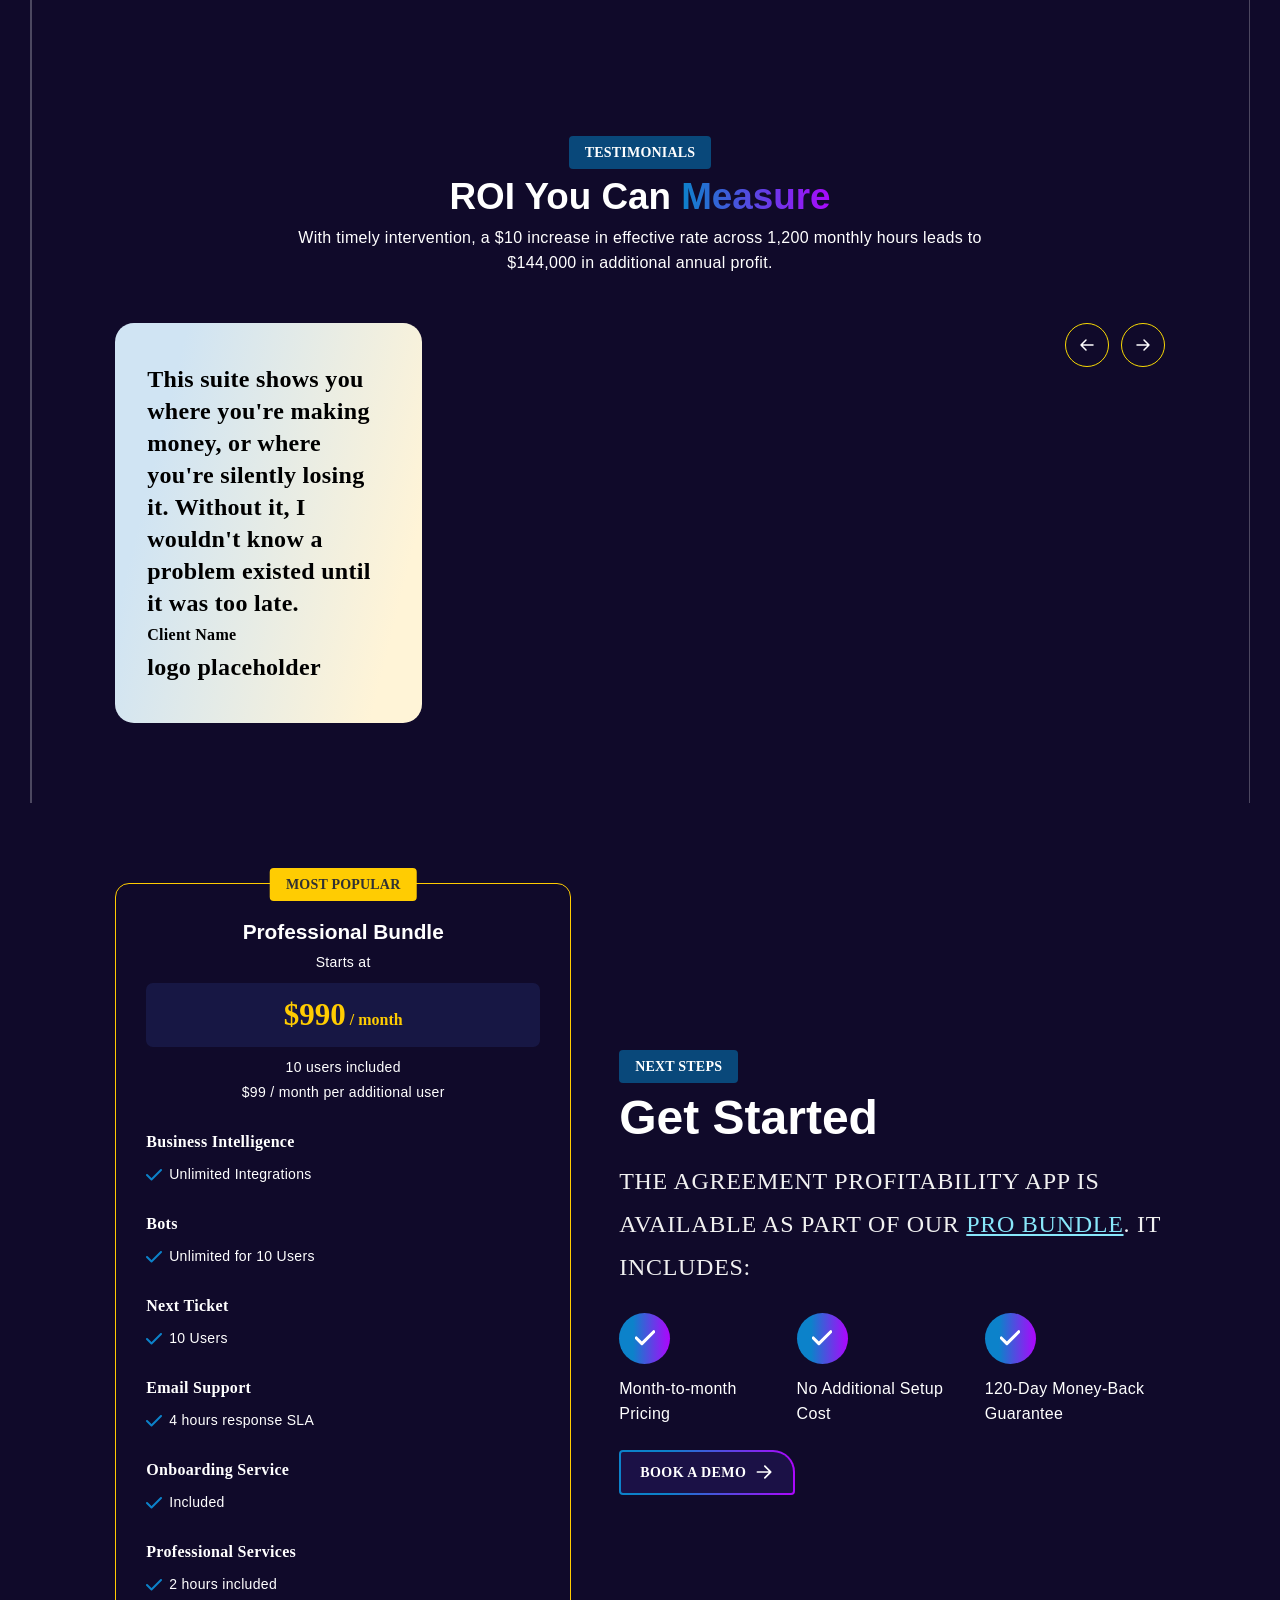
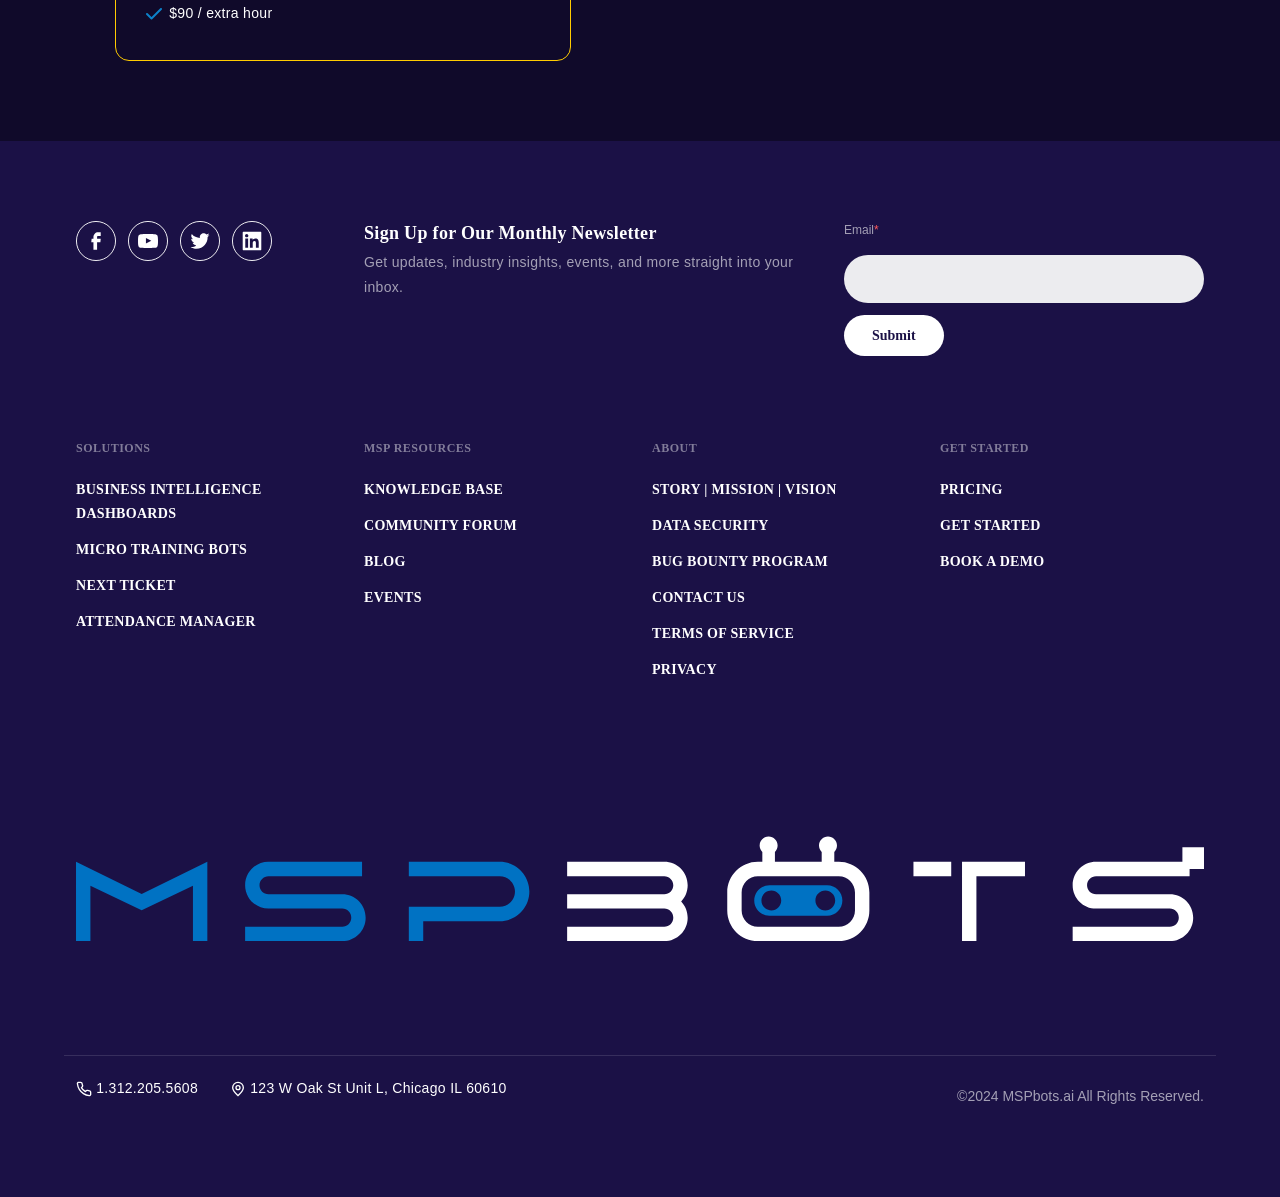
<file: mspbots/agreement-profitability.html>
<!DOCTYPE html>
<html lang="en">
    <head>
        <meta charset="UTF-8">
        <meta name="viewport" content="width=device-width, initial-scale=1.0">
        <link rel="icon" type="image/svg" href="">
        <!--SEO START-->
        <title>MSPbots Demo | Agreement Profitability | hellomaddie</title>
        <meta name="description" content="">
        <meta name="keywords" content="">
        
        <!-- Universal Open Graph -->
        <meta property="og:title" content="">
        <meta property="og:description" content="">
        <meta property="og:image" content=""> <!-- Replace with actual image URL: 1200×630px -->
        <meta property="og:image:alt" content="">
        <meta property="og:url" content="#"> <!-- Needs to be the official URL -->
        <meta property="og:type" content="website">

        <!-- Twitter/X Card -->
        <meta name="twitter:card" content="summary_large_image">
        <meta name="twitter:title" content="">
        <meta name="twitter:description" content="">
        <meta name="twitter:image" content=""> <!-- Replace with actual image URL: 1200×630px -->
        <!--SEO END-->

        <!--Stylesheet START-->
        <link href="https://cdn.jsdelivr.net/npm/bootstrap@5.3.0/dist/css/bootstrap.min.css" rel="stylesheet">
        <link href="main.css" rel="stylesheet">
        <link href="page.css" rel="stylesheet">
        <link href="mspbots-components.css" rel="stylesheet">
        <!--Stylesheet END-->

        <!--Fonts START-->
        <!--insert google font url here-->
        <!--Fonts END-->
    </head>

    <body>
        <!-- ===== Navigation START ===== -->
        <nav class="navbar navbar-expand-lg site-nav">

            <!-- Logo -->
            <a class="p-0" href="#">
                <img class="nav-logo" src="imgs/Logo.svg" alt="MSPbots logo">
            </a>

            <!-- Hamburger (mobile only) -->
            <button class="navbar-toggler ms-auto" type="button"
                    data-bs-toggle="collapse" data-bs-target="#navMenu"
                    aria-controls="navMenu" aria-expanded="false" aria-label="Toggle navigation">
                <span class="navbar-toggler-icon"></span>
            </button>

            <!-- Collapsible links -->
            <div class="collapse navbar-collapse" id="navMenu">
            <ul class="nav-links ms-lg-auto">

                <!-- SOLUTIONS dropdown -->
                <li class="dropdown">
                <a href="#" class="dropdown-toggle" data-bs-toggle="dropdown" aria-expanded="false">
                    SOLUTIONS <span class="chevron">▾</span>
                </a>
                <ul class="dropdown-menu">
                    <li><a class="dropdown-item" href="#">Business Intelligence Dashboard</a></li>
                    <li><a class="dropdown-item" href="#">Micro Training Bots</a></li>
                    <li><a class="dropdown-item" href="#">Next Ticket</a></li>
                    <li><a class="dropdown-item" href="#">Integrations</a></li>
                    <li><a class="dropdown-item" href="#">Featured Apps</a></li>
                </ul>
                </li>

                <!-- MSP RESOURCES dropdown -->
                <li class="dropdown">
                <a href="#" class="dropdown-toggle" data-bs-toggle="dropdown" aria-expanded="false">
                    MSP RESOURCES <span class="chevron">▾</span>
                </a>
                <ul class="dropdown-menu">
                    <li><a class="dropdown-item" href="#">Knowledge Base</a></li>
                    <li><a class="dropdown-item" href="#">Blog</a></li>
                    <li><a class="dropdown-item" href="#">Events</a></li>
                    <li><a class="dropdown-item" href="#">Webinar</a></li>
                    <li><a class="dropdown-item" href="#">Testimonials</a></li>
                    <li><a class="dropdown-item" href="#">Case Studies</a></li>
                </ul>
                </li>

                <li><a href="#">PRICING</a></li>

                <!-- ABOUT dropdown -->
                <li class="dropdown">
                    <a href="#" class="dropdown-toggle" data-bs-toggle="dropdown" aria-expanded="false">
                        ABOUT <span class="chevron">▾</span>
                    </a>
                    <ul class="dropdown-menu">
                        <li><a class="dropdown-item" href="#">Story | Mission | Vision</a></li>
                        <li><a class="dropdown-item" href="#">Leadership</a></li>
                        <li><a class="dropdown-item" href="#">Data Security</a></li>
                        <li><a class="dropdown-item" href="#">Bug Bounty Program</a></li>
                        <li><a class="dropdown-item" href="#">Contact Us</a></li>
                        <li><a class="dropdown-item" href="#">Terms of Service</a></li>
                        <li><a class="dropdown-item" href="#">Privacy</a></li>
                        <li><a class="dropdown-item" href="#">Service Status</a></li>
                    </ul>
                </li>

                <li><a href="#">LOGIN</a></li>
                <li class="nav-divider-item"><div class="nav-divider"></div></li>
                <li>
                    <a href="#">
                        SIGN UP
                        <img class="btn-arrow-icon" src="imgs/nav-arrow.svg">
                    </a>
                </li>
                <li>
                <a href="#" class="btn-demo-outline">
                    BOOK A DEMO
                    <img class="btn-arrow-icon" src="imgs/nav-arrow.svg">
                </a>
                </li>

            </ul>
            </div>

        </nav>
        <!-- ===== Navigation END ===== -->

        <div class="light-sections-wrap">
            <div class="left-divider"></div>
            <div class="right-divider"></div>

            <!-- ===== Hero START ===== -->
            <section class="hero-section"> 
                <div class="row align-items-center g-5">

                    <!-- Left: Text -->
                    <div class="col-lg-6 col-md-12">
                        <!-- Tag -->
                        <span class="section-tag section-tag-outline">Included in Pro Bundle</span>

                        <!-- Headline -->
                        <h1 class="mt-3">Turn Your MSP Agreements Into <br> <span class="gradient-text">Profit Engines</span></h1>

                        <!-- Body -->
                        <p class="mt-3 mb-4">
                            The <strong>MSPbots Agreement Profitability App</strong> <em>(also known as Contract Profitability for Autotask and Client Contract for Halo)</em> combines comprehensive dashboards with near real-time margin insights, helping you track profit trends, identify high-cost contracts, and address labor inefficiencies before they impact your bottom line.
                        </p>

                        <!-- Integrations -->
                        <div class="mb-4">
                            <p class="fw-semibold mb-2">Integrations Included:</p>
                            <div class="d-flex align-items-center flex-wrap gap-4">
                                <img src="imgs/logos/connectwise grey.png" width="127px" height="auto">
                                <img src="imgs/logos/autotask grey.png" width="160px" height="auto">
                                <img src="imgs/logos/halo grey.png" width="150px" height="auto">
                            </div>
                        </div>

                        <!-- CTA -->
                        <a class="btn-primary" href="#">
                            <button>BOOK A DEMO <img src="imgs/nav-arrow.svg"></button>
                        </a>
                    </div>

                    <!-- Right: Hero image -->
                    <div class="col-lg-6 col-md-12 ap-hero-img-wrap">
                        <img class="w-100 img-disappear" src="imgs/agreement-prof-hero.png">
                        <img class="hero-blur" style="z-index: -1; right:250px; bottom:0;" src="imgs/blue-blur.png">
                    </div>

                </div>
            </section>
            <!-- ===== Hero END ===== -->

            <div class="break-line"></div>

            <!-- ===== Importance of Profitability START ===== -->
            <section class="no-mb-section">

                <div class="text-center mb-4">
                    <h2>The <span class="gradient-text">Importance</span> of Profitability in Agreements</h2>
                </div>

                <div class="sec-body-50 text-center">
                    <p>Agreement profitability reveals how much profit each service contract truly delivers, after factoring in labor and tools. It highlights which agreements are worth investing in, and which are silently draining your resources.</p>
                    <p>Low-margin contracts often signal deeper problems, such as operational inefficiencies, underpricing, or recurring issues that degrade service quality and increase churn. By surfacing these insights, you can double down on what works, restructure services, and price smarter to grow sustainably.</p>
                </div>

                <div class="mt-5">
                    <img class="w-100" src="imgs/ag-screen-sample.png">
                </div>

            </section>
            <!-- ===== Importance of Profitability END ===== -->
            
            <div class="break-line"></div>

            <!-- ===== Benefits START ===== -->
            <section>

                <!-- Section header -->
                <div class="mb-4">
                    <span class="section-tag section-tag-light">Benefits</span>
                    <h2 class="mt-2">What You'll Gain with <br> <span class="gradient-text">MSPbots Agreement Profitability App</span></h2>
                </div>

                <div class="row align-items-start g-5 mt-4">

                    <!-- Left: vertical tabs -->
                    <div class="col-lg-5">
                        <div class="ap-vtabs">

                            <div class="ap-vtab active" data-vtab="tracking">
                                <h5>Strategic Profit Tracking for Sustainable Growth</h5>
                                <p class="ap-vtab-body">Monitor profit trends across custom time periods, spot seasonality, and track margin performance across agreement types to sustain long-term profitability.</p>
                            </div>

                            <div class="ap-vtab" data-vtab="detection">
                                <h5>Early Detection of Margin and Labor Risk</h5>
                                <p class="ap-vtab-body">Detect early signs of margin erosion and hidden inefficiencies before they impact your bottom line. Align your workforce with profitability goals and make every hour count.</p>
                            </div>

                            <div class="ap-vtab" data-vtab="trends">
                                <h5>Profit Trends that Drive Growth</h5>
                                <p class="ap-vtab-body">Tracking performance across custom time ranges helps you monitor profit trends, uncover seasonal fluctuations, and ensure contract profitability year-round.</p>
                            </div>

                        </div>
                    </div>

                    <!-- Right: visual -->
                    <div class="col-lg-7">
                        <div class="ap-vtab-visual">

                            <div class="ap-vtab-panel active" data-vtab-panel="tracking">
                                <div class="img-placeholder ap-vtab-img">[ Profit Margin Trend Line Chart ]</div>
                            </div>

                            <div class="ap-vtab-panel" data-vtab-panel="detection">
                                <div class="img-placeholder ap-vtab-img">[ Contract Effective Rates Table ]</div>
                            </div>

                            <div class="ap-vtab-panel" data-vtab-panel="trends">
                                <div class="img-placeholder ap-vtab-img">[ Contract Profitability Before/After Comparison ]</div>
                            </div>

                        </div>
                    </div>

                </div>

            </section>
            <!-- ===== Benefits END ===== -->

            <!-- ===== Insights Banner START ===== -->
            <div class="insights-banner">
                <div>
                    <h5 class="text-white">Turn Insights Into <span class="gradient-text-teal">Growth</span></h5>
                    <p class="text-white">Get a closer look at how our app empowers MSPs to track profit trends, align teams with business goals, and ensure sustainable revenue year-round.</p>
                </div>
                <a href="#" class="btn-demo-outline">
                    BOOK A DEMO
                    <img class="btn-arrow-icon" src="imgs/nav-arrow.svg">
                </a>
            </div>
            <!-- ===== Insights Banner END ===== -->

            <div class="break-line"></div>

            <!-- ===== Key Features & Dashboards START ===== -->
            <section>
                <h2 class="text-center mb-5"><span class="gradient-text">Key Features</span> &amp; Dashboards</h2>

                <!-- Tabs -->
                <div class="kf-tabs">
                    <button class="kf-tab-btn active" data-tab="connectwise">
                        <img class="kf-tab-logo kf-tab-logo-dark" src="imgs/logos/connectwise.png" height="30px">
                        <img class="kf-tab-logo kf-tab-logo-light" src="imgs/logos/connectwise-light.png" height="30px">
                    </button>
                    <button class="kf-tab-btn" data-tab="autotask">
                        <img class="kf-tab-logo kf-tab-logo-dark" src="imgs/logos/autotask.png" height="28px">
                        <img class="kf-tab-logo kf-tab-logo-light" src="imgs/logos/autotask-light.png" height="28px">
                    </button>
                    <button class="kf-tab-btn" data-tab="halopsa">
                        <img class="kf-tab-logo kf-tab-logo-dark" src="imgs/logos/halopsa.png" height="24px">
                        <img class="kf-tab-logo kf-tab-logo-light" src="imgs/logos/halopsa-light.png" height="24px">
                    </button>
                </div>

                <!-- ConnectWise panel -->
                <div class="kf-tab-panel active" data-tab-panel="connectwise">
                    <div class="kf-card-grid">
                        <div class="kf-card">
                            <img class="w-100" src="imgs/cw1.png">
                            <div class="kf-card-body">
                                <h6 class="title">Agreement Profitability Overview</h6>
                                <p>Visualize gross profit, margin %, and effective rates across all agreements.</p>
                            </div>
                        </div>
                        <div class="kf-card">
                            <img class="w-100" src="imgs/cw2.png">
                            <div class="kf-card-body">
                                <h6 class="title">Agreement Profitability Detail</h6>
                                <p>Drill into individual agreements to investigate profit slippage at the company or invoice level.</p>
                            </div>
                        </div>
                        <div class="kf-card">
                            <img class="w-100" src="imgs/cw3.png">
                            <div class="kf-card-body">
                                <h6 class="title">Agreement Profitability Heat Map</h6>
                                <p>Instantly spot which clients need pricing adjustments or scope conversations.</p>
                            </div>
                        </div>
                        <div class="kf-card">
                            <img class="w-100" src="imgs/cw4.png">
                            <div class="kf-card-body">
                                <h6 class="title">Agreement Profitability Billing</h6>
                                <p>Break down additional costs, prices, and margins across agreements to track billing accuracy and profitability.</p>
                            </div>
                        </div>
                    </div>
                </div>

                <!-- Autotask panel -->
                <div class="kf-tab-panel" data-tab-panel="autotask">
                    <div class="kf-card-grid">
                        <div class="kf-card">
                            <img class="w-100" src="imgs/at1.png">
                            <div class="kf-card-body">
                                <h6 class="title">Contract Profitability Overview</h6>
                                <p>Visualize gross profit, margin %, and effective rates across all contracts.</p>
                            </div>
                        </div>
                        <div class="kf-card">
                            <img class="w-100" src="imgs/at2.png">
                            <div class="kf-card-body">
                                <h6 class="title">Contract Profitability Detail</h6>
                                <p>Break down contract costs to identify margin loss from labor or third-party tools at the contract level.</p>
                            </div>
                        </div>
                        <div class="kf-card">
                            <img class="w-100" src="imgs/at3.png">
                            <div class="kf-card-body">
                                <h6 class="title">Contract Profitability Heat Map</h6>
                                <p>Spot instantly which clients need pricing adjustments or scope reviews.</p>
                            </div>
                        </div>
                        <div class="kf-card">
                            <img class="w-100" src="imgs/at4.png">
                            <div class="kf-card-body">
                                <h6 class="title">Contract Effective Rate Overview</h6>
                                <p>Uncover labor profitability across all clients to guide resource allocation and drive better margins.</p>
                            </div>
                        </div>
                    </div>
                </div>

                <!-- HaloPSA panel -->
                <div class="kf-tab-panel" data-tab-panel="halopsa">
                    <div class="kf-card-grid">
                        <div class="kf-card">
                            <img class="w-100" src="imgs/halo1.png">
                            <div class="kf-card-body">
                                <h6 class="title">Contract Profitability Overview</h6>
                                <p>Visualize gross profit, margin %, and effective rates across all contracts.</p>
                            </div>
                        </div>
                        <div class="kf-card">
                            <img class="w-100" src="imgs/halo2.png">
                            <div class="kf-card-body">
                                <h6 class="title">Contract Profitability Detail</h6>
                                <p>Break down contract costs to identify margin loss from labor or third-party tools at the contract level.</p>
                            </div>
                        </div>
                        <div class="kf-card">
                            <img class="w-100" src="imgs/halo3.png">
                            <div class="kf-card-body">
                                <h6 class="title">Contract Profitability Heat Map</h6>
                                <p>Spot instantly which clients need pricing adjustments or scope reviews.</p>
                            </div>
                        </div>
                        <div class="kf-card">
                            <img class="w-100" src="imgs/halo4.png">
                            <div class="kf-card-body">
                                <h6 class="title">Contract Effective Rate Overview</h6>
                                <p>Spot instantly which clients need pricing adjustments or scope reviews.</p>
                            </div>
                        </div>
                    </div>
                </div>

            </section>
            <!-- ===== Key Features & Dashboards END ===== -->
        </div>
        <!-- ===== /light-sections-wrap ===== -->

        <div class="dark-sections-wrap">
            <div class="left-divider-dark"></div>
            <div class="right-divider-dark"></div>

            <!-- ===== FAQ START ===== -->
            <section class="section-dark">

                <h2 class="text-center mb-5"><span class="text-white">Frequently Asked</span> <span class="gradient-text">Questions</span></h2>

                <div class="faq-list">

                    <div class="faq-item open">
                        <button class="faq-question">
                            <h6 class="text-white">Q: How is this different from my PSA's built-in reports?</h6>
                            <span class="faq-icon"></span>
                        </button>
                        <div class="faq-answer">
                            <div class="faq-answer-inner">
                                <p>Unlike native PSA dashboards, MSPbots offers advanced visualizations and contract-level cost transparency to let you uncover margin risks, identify underperforming agreements, and make smarter pricing decisions, all without manual reporting.</p>
                            </div>
                        </div>
                    </div>

                    <div class="faq-item">
                        <button class="faq-question">
                            <h6 class="text-white">Q: Can I compare agreement profitability across clients?</h6>
                            <span class="faq-icon"></span>
                        </button>
                        <div class="faq-answer">
                            <div class="faq-answer-inner">
                                <p>Yes. With our heatmaps and detail views, you can filter by client, agreement type, or time period to identify high-risk or low-value agreements instantly.</p>
                            </div>
                        </div>
                    </div>

                    <div class="faq-item faq-item-last">
                        <button class="faq-question">
                            <h6 class="text-white">Q: Is Agreement Profitability App suitable for any size MSP?</h6>
                            <span class="faq-icon"></span>
                        </button>
                        <div class="faq-answer">
                            <div class="faq-answer-inner">
                                <p>Yes. The app scales from small teams managing a handful of agreements to large MSPs tracking hundreds of contracts across multiple PSAs.</p>
                            </div>
                        </div>
                    </div>

                </div>

            </section> 
            <!-- ===== FAQ END ===== -->

            <div class="break-line-dark"></div>

            <!-- ===== Testimonials START ===== -->
            <section class="section-dark">
                <div class="text-center">
                    <span class="section-tag section-tag-dark">Testimonials</span>
                    <h2 class="text-center"><span class="text-white">ROI You Can</span> <span class="gradient-text">Measure</span></h2>
                    <p class="text-white sec-body-50">With timely intervention, a $10 increase in effective rate across 1,200 monthly hours leads to $144,000 in additional annual profit.</p>
                </div>

                <div class="testimonial-content">

                    <!-- Left: static testimonial quote -->
                    <div class="quote-card">
                        <p>This suite shows you where you're making money, or where you're silently losing it. Without it, I wouldn't know a problem existed until it was too late.</p>
                        <p style="font-size: var(--text-base);">
                            Client Name
                        </p>
                        <p>logo placeholder</p>
                    </div>

                    <!-- Right: video slider -->
                    <div class="video-slider-col">
                        <div class="video-slider-controls">
                            <button class="video-slider-arrow" id="videoPrevBtn" aria-label="Previous video">
                                <svg width="20" height="20" viewBox="0 0 20 20" fill="none" xmlns="http://www.w3.org/2000/svg">
                                    <path d="M16 10H4M4 10L9 5M4 10L9 15" stroke="white" stroke-width="1.5" stroke-linecap="round" stroke-linejoin="round"/>
                                </svg>
                            </button>
                            <button class="video-slider-arrow" id="videoNextBtn" aria-label="Next video">
                                <svg width="20" height="20" viewBox="0 0 20 20" fill="none" xmlns="http://www.w3.org/2000/svg">
                                    <path d="M4 10H16M16 10L11 5M16 10L11 15" stroke="white" stroke-width="1.5" stroke-linecap="round" stroke-linejoin="round"/>
                                </svg>
                            </button>
                        </div>

                        <div class="video-slider-viewport">
                            <div class="video-slider-track">
                                <div class="video-slide">
                                    <iframe width="560" height="315" src="https://www.youtube.com/embed/kzUbb9FNIZg?si=VepTPYCA0AVL-RAf" title="YouTube video player" frameborder="0" allow="accelerometer; autoplay; clipboard-write; encrypted-media; gyroscope; picture-in-picture; web-share" referrerpolicy="strict-origin-when-cross-origin" allowfullscreen></iframe>
                                </div>
                                <div class="video-slide">
                                    <iframe width="560" height="315" src="https://www.youtube.com/embed/6iZ2z0YTlRQ?si=LbihgsNOSivZGhIo" title="YouTube video player" frameborder="0" allow="accelerometer; autoplay; clipboard-write; encrypted-media; gyroscope; picture-in-picture; web-share" referrerpolicy="strict-origin-when-cross-origin" allowfullscreen></iframe>
                                </div>
                                <div class="video-slide">
                                    <iframe width="560" height="315" src="https://www.youtube.com/embed/ZIkJQk0VJjo?si=n_ArsBN4NzEcLopB" title="YouTube video player" frameborder="0" allow="accelerometer; autoplay; clipboard-write; encrypted-media; gyroscope; picture-in-picture; web-share" referrerpolicy="strict-origin-when-cross-origin" allowfullscreen></iframe>
                                </div>
                            </div>
                        </div>
                    </div>

                </div>

            </section>
            <!-- ===== Testimonials END ===== -->
        </div>

        <!-- ===== CTA START ===== -->
        <section class="section-dark">

            <div class="cta-next-steps">

                <!-- Left: Pricing card -->
                <div class="pricing-card">
                    <span class="pricing-tag">Most Popular</span>

                    <div class="text-center mb-4">
                        <h6 class="text-white mb-1">Professional Bundle</h6>
                        <p class="text-white mb-2" style="font-size: var(--text-sm);">Starts at</p>

                        <div class="pricing-price-box">
                            <span class="pricing-price">$990</span>
                            <span class="pricing-price-period">/ month</span>
                        </div>

                        <p class="text-white mt-2 mb-0" style="font-size: var(--text-sm);">
                            10 users included<br>
                            $99 / month per additional user
                        </p>
                    </div>

                    <div class="d-flex flex-column gap-4">
                        <div>
                            <p class="pricing-feature-title">Business Intelligence</p>
                            <p class="pricing-feature-check">
                                <svg width="16" height="12" viewBox="0 0 16 12" fill="none" xmlns="http://www.w3.org/2000/svg"><path d="M1 6L5.5 10.5L15 1" stroke="currentColor" stroke-width="2" stroke-linecap="round" stroke-linejoin="round"/></svg>
                                Unlimited Integrations
                            </p>
                        </div>
                        <div>
                            <p class="pricing-feature-title">Bots</p>
                            <p class="pricing-feature-check">
                                <svg width="16" height="12" viewBox="0 0 16 12" fill="none" xmlns="http://www.w3.org/2000/svg"><path d="M1 6L5.5 10.5L15 1" stroke="currentColor" stroke-width="2" stroke-linecap="round" stroke-linejoin="round"/></svg>
                                Unlimited for 10 Users
                            </p>
                        </div>
                        <div>
                            <p class="pricing-feature-title">Next Ticket</p>
                            <p class="pricing-feature-check">
                                <svg width="16" height="12" viewBox="0 0 16 12" fill="none" xmlns="http://www.w3.org/2000/svg"><path d="M1 6L5.5 10.5L15 1" stroke="currentColor" stroke-width="2" stroke-linecap="round" stroke-linejoin="round"/></svg>
                                10 Users
                            </p>
                        </div>
                        <div>
                            <p class="pricing-feature-title">Email Support</p>
                            <p class="pricing-feature-check">
                                <svg width="16" height="12" viewBox="0 0 16 12" fill="none" xmlns="http://www.w3.org/2000/svg"><path d="M1 6L5.5 10.5L15 1" stroke="currentColor" stroke-width="2" stroke-linecap="round" stroke-linejoin="round"/></svg>
                                4 hours response SLA
                            </p>
                        </div>
                        <div>
                            <p class="pricing-feature-title">Onboarding Service</p>
                            <p class="pricing-feature-check">
                                <svg width="16" height="12" viewBox="0 0 16 12" fill="none" xmlns="http://www.w3.org/2000/svg"><path d="M1 6L5.5 10.5L15 1" stroke="currentColor" stroke-width="2" stroke-linecap="round" stroke-linejoin="round"/></svg>
                                Included
                            </p>
                        </div>
                        <div>
                            <p class="pricing-feature-title">Professional Services</p>
                            <p class="pricing-feature-check">
                                <svg width="16" height="12" viewBox="0 0 16 12" fill="none" xmlns="http://www.w3.org/2000/svg"><path d="M1 6L5.5 10.5L15 1" stroke="currentColor" stroke-width="2" stroke-linecap="round" stroke-linejoin="round"/></svg>
                                2 hours included
                            </p>
                            <p class="pricing-feature-check">
                                <svg width="16" height="12" viewBox="0 0 16 12" fill="none" xmlns="http://www.w3.org/2000/svg"><path d="M1 6L5.5 10.5L15 1" stroke="currentColor" stroke-width="2" stroke-linecap="round" stroke-linejoin="round"/></svg>
                                $90 / extra hour
                            </p>
                        </div>
                    </div>
                </div>

                <!-- Right: Get Started content -->
                <div>
                    <span class="section-tag section-tag-dark">Next Steps</span>
                    <h1 class="text-white">Get Started</h1>
                    <p class="cta-next-steps-copy">
                        The agreement profitability app is available as part of our <a href="#">pro bundle</a>. It includes:
                    </p>

                    <div class="cta-highlight-row">
                        <div class="cta-highlight">
                            <div class="cta-highlight-icon">
                                <svg width="20" height="16" viewBox="0 0 16 12" fill="none" xmlns="http://www.w3.org/2000/svg"><path d="M1 6L5.5 10.5L15 1" stroke="currentColor" stroke-width="2.5" stroke-linecap="round" stroke-linejoin="round"/></svg>
                            </div>
                            <p>Month-to-month Pricing</p>
                        </div>
                        <div class="cta-highlight">
                            <div class="cta-highlight-icon">
                                <svg width="20" height="16" viewBox="0 0 16 12" fill="none" xmlns="http://www.w3.org/2000/svg"><path d="M1 6L5.5 10.5L15 1" stroke="currentColor" stroke-width="2.5" stroke-linecap="round" stroke-linejoin="round"/></svg>
                            </div>
                            <p>No Additional Setup Cost</p>
                        </div>
                        <div class="cta-highlight">
                            <div class="cta-highlight-icon">
                                <svg width="20" height="16" viewBox="0 0 16 12" fill="none" xmlns="http://www.w3.org/2000/svg"><path d="M1 6L5.5 10.5L15 1" stroke="currentColor" stroke-width="2.5" stroke-linecap="round" stroke-linejoin="round"/></svg>
                            </div>
                            <p>120-Day Money-Back Guarantee</p>
                        </div>
                    </div>

                    <a href="#" class="btn-demo-outline">
                        BOOK A DEMO
                        <img class="btn-arrow-icon" src="imgs/nav-arrow.svg">
                    </a>
                </div>

            </div>

        </section>
        <!-- ===== CTA END ===== -->

        <!-- ===== Footer START ===== -->
        <footer>
            <div class="container-fluid">

                <!-- Row 1: Social icons + Newsletter signup -->
                <div class="row footer-top align-items-start">
                    <div class="col-lg-3 col-md-4 col-12 footer-social">
                        <img class="socmed-icon" src="imgs/facebook.svg">
                        <img class="socmed-icon" src="imgs/youtube.svg">
                        <img class="socmed-icon" src="imgs/twitter.svg">
                        <img class="socmed-icon" src="imgs/linkedin.svg">
                    </div>

                    <div class="col-lg-5 col-md-8 col-12 footer-newsletter-text">
                        <p class="newsletter-heading">Sign Up for Our Monthly Newsletter</p>
                        <p class="footer-subtext">Get updates, industry insights, events, and more straight into your inbox.</p>
                    </div>

                    <div class="col-lg-4 col-12 footer-newsletter-form">
                        <label class="footer-label" for="footer-email">Email<span class="required">*</span></label>
                        <input type="email" id="footer-email" class="footer-input" placeholder="">
                        <button class="footer-submit-btn">Submit</button>
                    </div>
                </div>

                <!-- Row 2: Link columns -->
                <div class="row footer-links">
                    <div class="col-lg-3 col-6 footer-links-col">
                        <p class="footer-col-title">Solutions</p>
                        <ul>
                            <li><a href="#">Business Intelligence Dashboards</a></li>
                            <li><a href="#">Micro Training Bots</a></li>
                            <li><a href="#">Next Ticket</a></li>
                            <li><a href="#">Attendance Manager</a></li>
                        </ul>
                    </div>

                    <div class="col-lg-3 col-6 footer-links-col">
                        <p class="footer-col-title">MSP Resources</p>
                        <ul>
                            <li><a href="#">Knowledge Base</a></li>
                            <li><a href="#">Community Forum</a></li>
                            <li><a href="#">Blog</a></li>
                            <li><a href="#">Events</a></li>
                        </ul>
                    </div>

                    <div class="col-lg-3 col-6 footer-links-col">
                        <p class="footer-col-title">About</p>
                        <ul>
                            <li><a href="#">Story | Mission | Vision</a></li>
                            <li><a href="#">Data Security</a></li>
                            <li><a href="#">Bug Bounty Program</a></li>
                            <li><a href="#">Contact Us</a></li>
                            <li><a href="#">Terms of Service</a></li>
                            <li><a href="#">Privacy</a></li>
                        </ul>
                    </div>

                    <div class="col-lg-3 col-6 footer-links-col">
                        <p class="footer-col-title">Get Started</p>
                        <ul>
                            <li><a href="#">Pricing</a></li>
                            <li><a href="#">Get Started</a></li>
                            <li><a href="#">Book a Demo</a></li>
                        </ul>
                    </div>
                </div>

                <!-- Row 3: Big wordmark logo -->
                <div class="row footer-logo-row">
                    <div class="col-12 text-center">
                        <img class="w-100" src="imgs/Logo.svg">
                    </div>
                </div>

                <!-- Row 4: Contact info + Copyright -->
                <div class="row footer-bottom align-items-center">
                    <div class="col-lg-8 col-12 footer-contact">
                        <p class="footer-contact-item">
                            <img src="imgs/phone.svg">
                            1.312.205.5608
                        </p>
                        <p class="footer-contact-item">
                            <img src="imgs/pin.svg">
                            123 W Oak St Unit L, Chicago IL 60610
                        </p>                      
                    </div>
                    <div class="col-lg-4 col-12 footer-copyright text-lg-end">
                        &copy;2024 MSPbots.ai All Rights Reserved.
                    </div>
                </div>

            </div>
        </footer>
        <!-- ===== Footer END ===== -->

        <!--Bootstrap JS START-->
        <script src="https://cdn.jsdelivr.net/npm/bootstrap@5.3.0/dist/js/bootstrap.bundle.min.js"></script>
        <!--Bootstrap JS END-->

        <script>
        // Benefits vertical tabs
        (function () {
            const vtabs = document.querySelectorAll('.ap-vtab');
            const panels = document.querySelectorAll('.ap-vtab-panel');

            vtabs.forEach(tab => {
                tab.addEventListener('click', () => {
                    vtabs.forEach(t => t.classList.remove('active'));
                    panels.forEach(p => p.classList.remove('active'));

                    tab.classList.add('active');
                    document.querySelector(`.ap-vtab-panel[data-vtab-panel="${tab.dataset.vtab}"]`).classList.add('active');
                });
            });
        })();

        // Key Features tabs
        (function () {
            const tabBtns = document.querySelectorAll('.kf-tab-btn');
            const panels = document.querySelectorAll('.kf-tab-panel');

            tabBtns.forEach(btn => {
                btn.addEventListener('click', () => {
                    tabBtns.forEach(b => b.classList.remove('active'));
                    panels.forEach(p => p.classList.remove('active'));

                    btn.classList.add('active');
                    document.querySelector(`.kf-tab-panel[data-tab-panel="${btn.dataset.tab}"]`).classList.add('active');
                });
            });
        })();

        // FAQ accordion
        (function () {
            const items = document.querySelectorAll('.faq-item');

            items.forEach(item => {
                item.querySelector('.faq-question').addEventListener('click', () => {
                    const isOpen = item.classList.contains('open');
                    items.forEach(i => i.classList.remove('open'));
                    if (!isOpen) item.classList.add('open');
                });
            });
        })();

        // Testimonial video slider — continuous, seamless one-direction loop
        (function () {
            const track = document.querySelector('.video-slider-track');
            const prevBtn = document.getElementById('videoPrevBtn');
            const nextBtn = document.getElementById('videoNextBtn');

            const realSlides = Array.from(track.children);
            const REAL_LEN = realSlides.length;
            const CLONE_COUNT = Math.min(2, REAL_LEN - 1);

            function cloneSlide(slide) {
                const clone = slide.cloneNode(true);
                clone.setAttribute('aria-hidden', 'true');
                const iframe = clone.querySelector('iframe');
                if (iframe) iframe.setAttribute('tabindex', '-1');
                return clone;
            }

            // Pad both ends with clones so the track can keep sliding in one
            // direction past the last/first real slide, then snap back invisibly.
            const leadFrag = document.createDocumentFragment();
            realSlides.slice(-CLONE_COUNT).forEach(s => leadFrag.appendChild(cloneSlide(s)));
            track.insertBefore(leadFrag, track.firstChild);

            const trailFrag = document.createDocumentFragment();
            realSlides.slice(0, CLONE_COUNT).forEach(s => trailFrag.appendChild(cloneSlide(s)));
            track.appendChild(trailFrag);

            const REAL_START = CLONE_COUNT;
            let position = REAL_START;
            let isAnimating = false;

            function step() {
                return track.children[1].offsetLeft - track.children[0].offsetLeft;
            }

            function render(animate) {
                if (!animate) track.style.transition = 'none';
                track.style.transform = `translateX(-${position * step()}px)`;
                if (!animate) {
                    track.offsetHeight; // force reflow so the transition-less jump applies immediately
                    track.style.transition = '';
                }
            }

            track.addEventListener('transitionend', (e) => {
                if (e.propertyName !== 'transform') return;
                isAnimating = false;
                if (position >= REAL_START + REAL_LEN) {
                    position -= REAL_LEN;
                    render(false);
                } else if (position < REAL_START) {
                    position += REAL_LEN;
                    render(false);
                }
            });

            nextBtn.addEventListener('click', () => {
                if (isAnimating) return;
                isAnimating = true;
                position += 1;
                render(true);
            });

            prevBtn.addEventListener('click', () => {
                if (isAnimating) return;
                isAnimating = true;
                position -= 1;
                render(true);
            });

            window.addEventListener('resize', () => render(false));

            render(false);
        })();
        </script>
    </body>
</html>
</file>
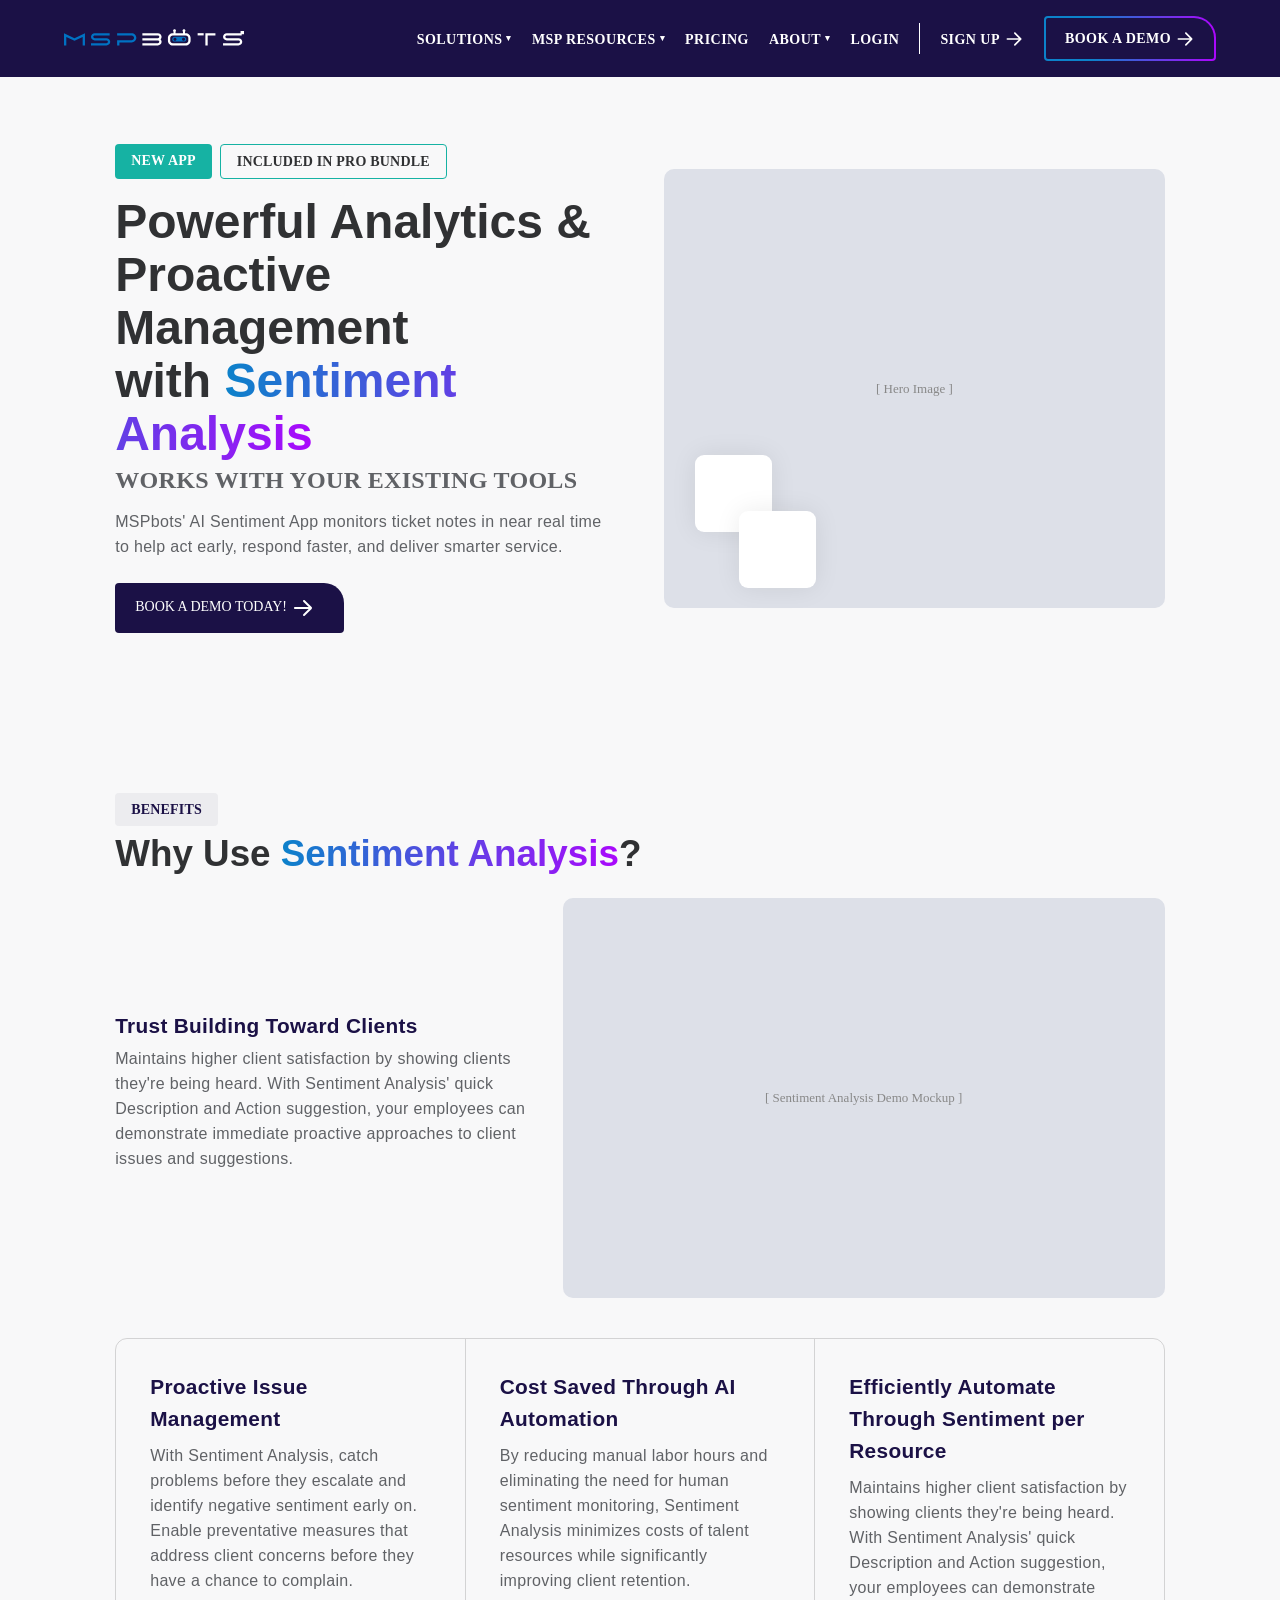
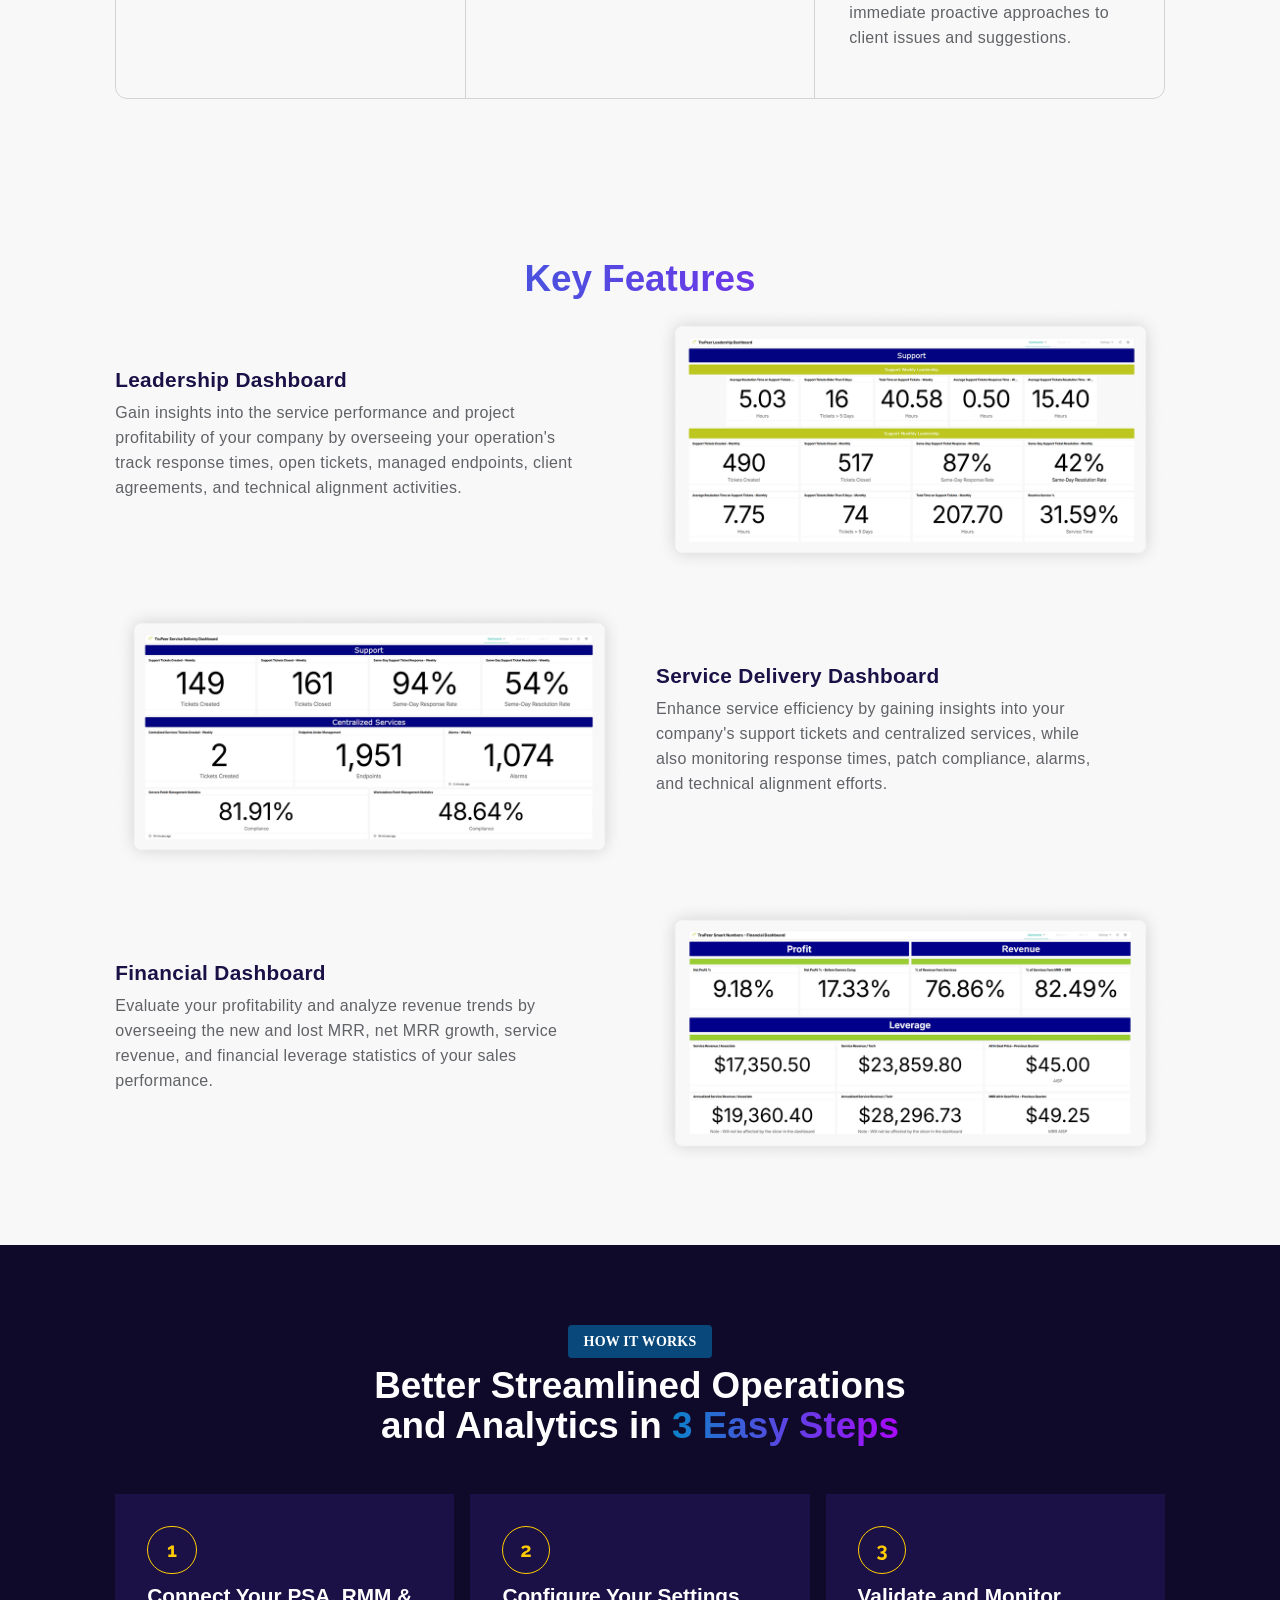
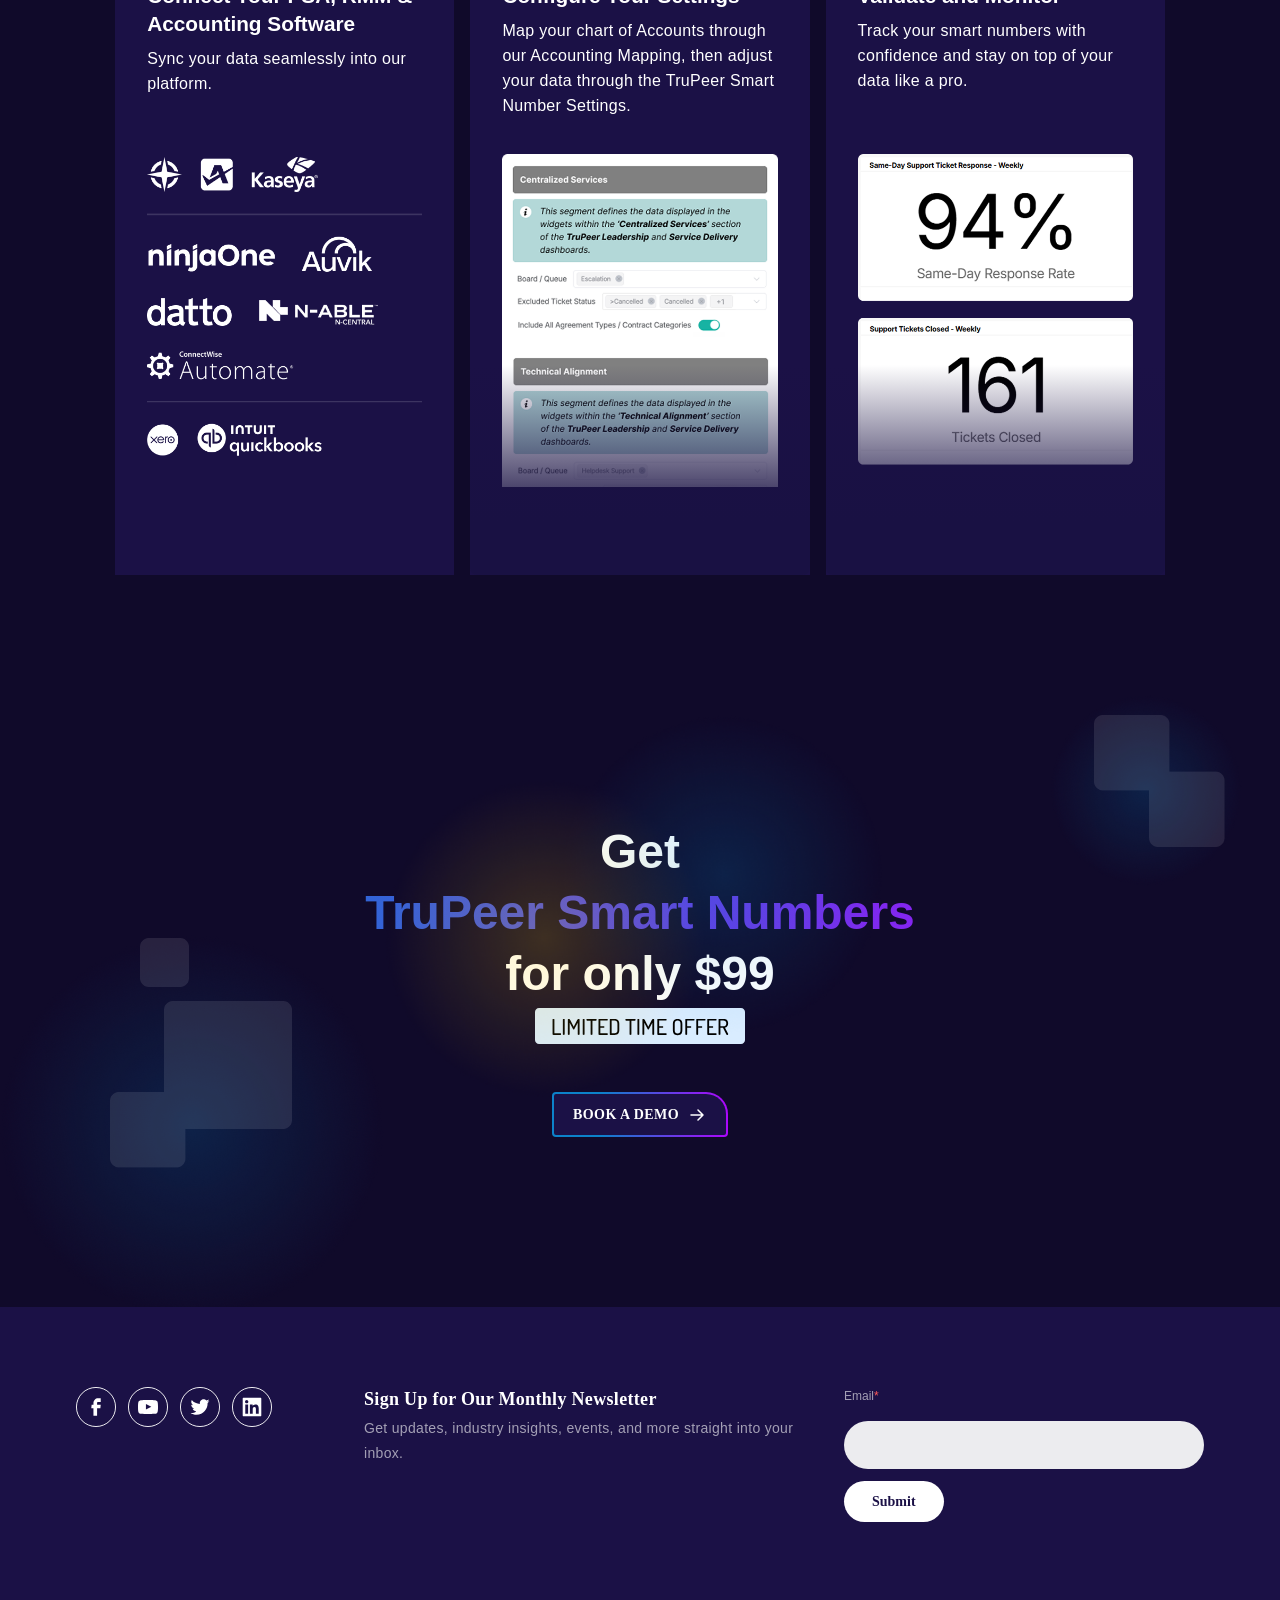
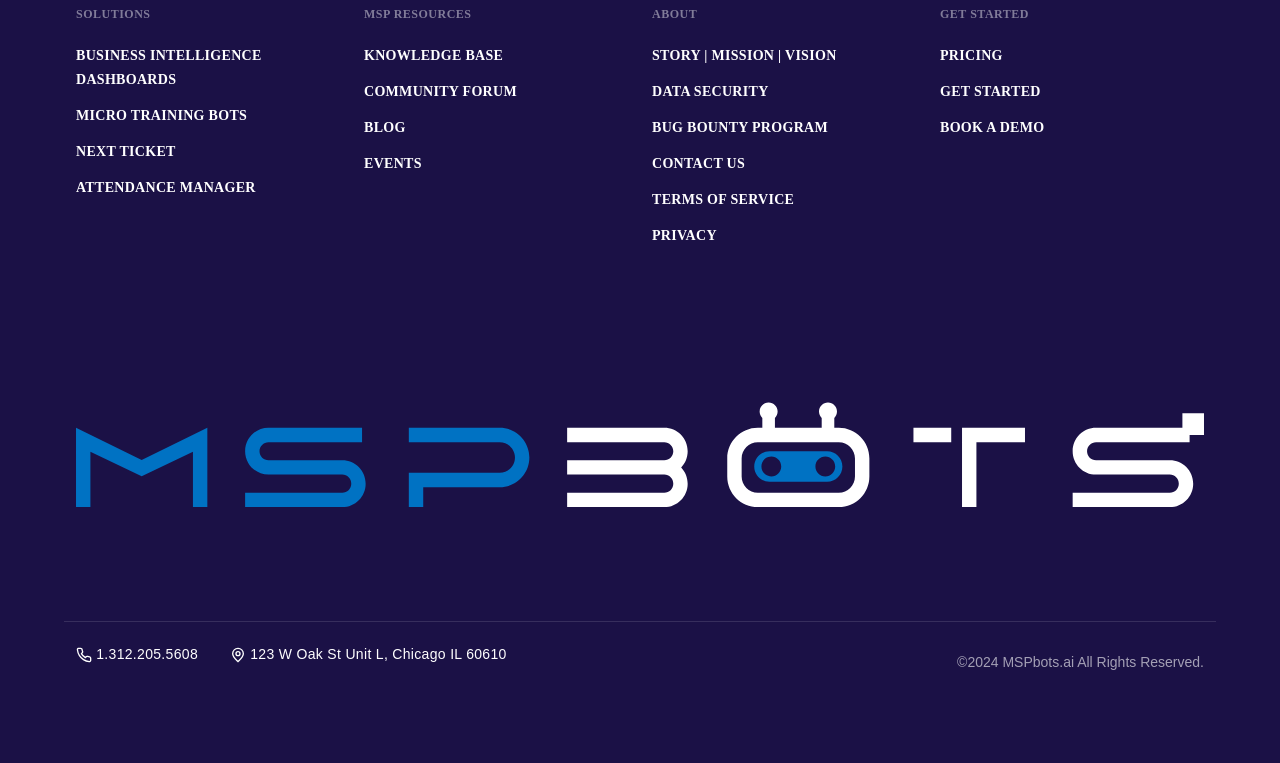
<file: mspbots/sentiment-analysis.html>
<!DOCTYPE html>
<html lang="en">
    <head>
        <meta charset="UTF-8">
        <meta name="viewport" content="width=device-width, initial-scale=1.0">
        <link rel="icon" type="image/svg" href="">
        <!--SEO START-->
        <title>MSPbots Demo | Sentiment Analysis | hellomaddie</title>
        <meta name="description" content="">
        <meta name="keywords" content="">

        <!-- Universal Open Graph -->
        <meta property="og:title" content="">
        <meta property="og:description" content="">
        <meta property="og:image" content=""> <!-- Replace with actual image URL: 1200×630px -->
        <meta property="og:image:alt" content="">
        <meta property="og:url" content="#"> <!-- Needs to be the official URL -->
        <meta property="og:type" content="website">

        <!-- Twitter/X Card -->
        <meta name="twitter:card" content="summary_large_image">
        <meta name="twitter:title" content="">
        <meta name="twitter:description" content="">
        <meta name="twitter:image" content=""> <!-- Replace with actual image URL: 1200×630px -->
        <!--SEO END-->

        <!--Stylesheet START-->
        <link href="https://cdn.jsdelivr.net/npm/bootstrap@5.3.0/dist/css/bootstrap.min.css" rel="stylesheet">
        <link href="main.css" rel="stylesheet">
        <link href="page.css" rel="stylesheet">
        <link href="mspbots-components.css" rel="stylesheet">
        <!--Stylesheet END-->

        <!--Fonts START-->
        <!--insert google font url here-->
        <!--Fonts END-->
    </head>

    <body>
        <!-- ===== Navigation START ===== -->
        <nav class="navbar navbar-expand-lg site-nav">

            <!-- Logo -->
            <a class="p-0" href="#">
                <img class="nav-logo" src="imgs/Logo.svg" alt="MSPbots logo">
            </a>

            <!-- Hamburger (mobile only) -->
            <button class="navbar-toggler ms-auto" type="button"
                    data-bs-toggle="collapse" data-bs-target="#navMenu"
                    aria-controls="navMenu" aria-expanded="false" aria-label="Toggle navigation">
                <span class="navbar-toggler-icon"></span>
            </button>

            <!-- Collapsible links -->
            <div class="collapse navbar-collapse" id="navMenu">
            <ul class="nav-links ms-lg-auto">

                <!-- SOLUTIONS dropdown -->
                <li class="dropdown">
                <a href="#" class="dropdown-toggle" data-bs-toggle="dropdown" aria-expanded="false">
                    SOLUTIONS <span class="chevron">▾</span>
                </a>
                <ul class="dropdown-menu">
                    <li><a class="dropdown-item" href="#">Business Intelligence Dashboard</a></li>
                    <li><a class="dropdown-item" href="#">Micro Training Bots</a></li>
                    <li><a class="dropdown-item" href="#">Next Ticket</a></li>
                    <li><a class="dropdown-item" href="#">Integrations</a></li>
                    <li><a class="dropdown-item" href="#">Featured Apps</a></li>
                </ul>
                </li>

                <!-- MSP RESOURCES dropdown -->
                <li class="dropdown">
                <a href="#" class="dropdown-toggle" data-bs-toggle="dropdown" aria-expanded="false">
                    MSP RESOURCES <span class="chevron">▾</span>
                </a>
                <ul class="dropdown-menu">
                    <li><a class="dropdown-item" href="#">Knowledge Base</a></li>
                    <li><a class="dropdown-item" href="#">Blog</a></li>
                    <li><a class="dropdown-item" href="#">Events</a></li>
                    <li><a class="dropdown-item" href="#">Webinar</a></li>
                    <li><a class="dropdown-item" href="#">Testimonials</a></li>
                    <li><a class="dropdown-item" href="#">Case Studies</a></li>
                </ul>
                </li>

                <li><a href="#">PRICING</a></li>

                <!-- ABOUT dropdown -->
                <li class="dropdown">
                    <a href="#" class="dropdown-toggle" data-bs-toggle="dropdown" aria-expanded="false">
                        ABOUT <span class="chevron">▾</span>
                    </a>
                    <ul class="dropdown-menu">
                        <li><a class="dropdown-item" href="#">Story | Mission | Vision</a></li>
                        <li><a class="dropdown-item" href="#">Leadership</a></li>
                        <li><a class="dropdown-item" href="#">Data Security</a></li>
                        <li><a class="dropdown-item" href="#">Bug Bounty Program</a></li>
                        <li><a class="dropdown-item" href="#">Contact Us</a></li>
                        <li><a class="dropdown-item" href="#">Terms of Service</a></li>
                        <li><a class="dropdown-item" href="#">Privacy</a></li>
                        <li><a class="dropdown-item" href="#">Service Status</a></li>
                    </ul>
                </li>

                <li><a href="#">LOGIN</a></li>
                <li class="nav-divider-item"><div class="nav-divider"></div></li>
                <li>
                    <a href="#">
                        SIGN UP
                        <img class="btn-arrow-icon" src="imgs/nav-arrow.svg">
                    </a>
                </li>
                <li>
                <a href="#" class="btn-demo-outline">
                    BOOK A DEMO
                    <img class="btn-arrow-icon" src="imgs/nav-arrow.svg">
                </a>
                </li>

            </ul>
            </div>

        </nav>
        <!-- ===== Navigation END ===== -->

        <!-- ===== Hero START ===== -->
        <section class="hero-section">
            <div class="row align-items-center g-5">

                <!-- Left: Text -->
                <div class="col-lg-6 col-md-12">
                    <!-- Tags -->
                    <div class="d-flex flex-wrap gap-2">
                        <span class="section-tag section-tag-teal">New App</span>
                        <span class="section-tag section-tag-teal-outline">Included in Pro Bundle</span>
                    </div>

                    <!-- Headline -->
                    <h1 class="mt-3">Powerful Analytics &amp; Proactive Management <br> with <span class="gradient-text">Sentiment Analysis</span></h1>

                    <!-- Subtext + Body -->
                    <p class="section-subtext mt-2">Works with your existing tools</p>
                    <p class="mt-3 mb-4">
                        MSPbots' AI Sentiment App monitors ticket notes in near real time to help act early, respond faster, and deliver smarter service.
                    </p>

                    <!-- CTA -->
                    <a class="btn-primary" href="#">
                        <button>BOOK A DEMO TODAY! <img src="imgs/nav-arrow.svg"></button>
                    </a>
                </div>

                <!-- Right: Hero image -->
                <div class="col-lg-6 col-md-12 sa-hero-img-wrap">
                    <div class="img-placeholder sa-hero-img">[ Hero Image ]</div>
                    <div class="sa-hero-square sa-hero-square-1"></div>
                    <div class="sa-hero-square sa-hero-square-2"></div>
                </div>

            </div>
        </section>
        <!-- ===== Hero END ===== -->

        <!-- ===== Benefits START ===== -->
        <section>

            <!-- Section header -->
            <div class="mb-4">
                <span class="section-tag section-tag-light">Benefits</span>
                <h2 class="mt-2">
                    Why Use <span class="gradient-text">Sentiment Analysis</span>?
                </h2>
            </div>

            <!-- Feature item: Trust Building Toward Clients -->
            <div class="row align-items-center g-4">
                <div class="col-lg-5">
                    <p class="title">Trust Building Toward Clients</p>
                    <p>
                        Maintains higher client satisfaction by showing clients they're being heard. With Sentiment Analysis' quick Description and Action suggestion, your employees can demonstrate immediate proactive approaches to client issues and suggestions.
                    </p>
                </div>

                <div class="col-lg-7">
                    <div class="img-placeholder sa-benefit-img">[ Sentiment Analysis Demo Mockup ]</div>
                </div>
            </div>

            <!-- 3-up Feature Row -->
            <div class="card-row">
                <div class="card-row-cell">
                    <p class="title">Proactive Issue Management</p>
                    <p>
                        With Sentiment Analysis, catch problems before they escalate and identify negative sentiment early on. Enable preventative measures that address client concerns before they have a chance to complain.
                    </p>
                </div>
                <div class="card-row-cell">
                    <p class="title">Cost Saved Through AI Automation</p>
                    <p>
                        By reducing manual labor hours and eliminating the need for human sentiment monitoring, Sentiment Analysis minimizes costs of talent resources while significantly improving client retention.
                    </p>
                </div>
                <div class="card-row-cell">
                    <p class="title">Efficiently Automate Through Sentiment per Resource</p>
                    <p>
                        Maintains higher client satisfaction by showing clients they're being heard. With Sentiment Analysis' quick Description and Action suggestion, your employees can demonstrate immediate proactive approaches to client issues and suggestions.
                    </p>
                </div>
            </div>
        </section>
        <!-- ===== Benefits END ===== -->

        <!-- ===== Key Features START ===== -->
        <section class="section">

            <h2 class="text-center gradient-text">Key Features</h2>

            <div class="kf-content-container">
                <div class="kf-content">
                    <div class="kf-column">
                        <p class="title">Leadership Dashboard</p>
                        <p class="kf-body">Gain insights into the service performance and project profitability of your company by overseeing your operation's track response times, open tickets, managed endpoints, client agreements, and technical alignment activities.</p>
                    </div>
                    <div class="kf-column">
                        <img class="w-100" src="imgs/leadership-dashboard.png">                      
                    </div>
                </div>

                <div class="kf-content">
                    <div class="kf-column">
                        <img class="w-100" src="imgs/service-dashboard.png">
                    </div>
                    <div class="kf-column">
                        <p class="title">Service Delivery Dashboard</p>
                        <p class="kf-body">Enhance service efficiency by gaining insights into your company's support tickets and centralized services, while also monitoring response times, patch compliance, alarms, and technical alignment efforts.</p>
                    </div>
                </div>

                <div class="kf-content">
                    <div class="kf-column">
                        <p class="title">Financial Dashboard</p>
                        <p class="kf-body">Evaluate your profitability and analyze revenue trends by overseeing the new and lost MRR, net MRR growth, service revenue, and financial leverage statistics of your sales performance.</p>
                    </div>
                    <div class="kf-column">
                        <img class="w-100" src="imgs/financial-dashboard.png">
                    </div>
                </div>
            </div>


        </section>
        <!-- ===== Key Features END ===== -->

        <!-- ===== How It Works START ===== -->
        <section class="section-dark">
            <div class="text-center mb-5">
                <span class="section-tag section-tag-dark">How It Works</span>
                <h2 class="text-white">Better Streamlined Operations<br>
                and Analytics in <span class="gradient-text">3 Easy Steps</span></h2>
            </div>

            <div class="htw-content-container">
                <div class="hiw-card hiw-card-45">
                    <div> <!--hiw-card-top-->
                        <img class="mb-2" src="imgs/step-1.svg">                     
                        <div>
                            <h6 class="text-white">Connect Your PSA, RMM &amp; Accounting Software</h6>
                            <p class="text-white">Sync your data seamlessly into our platform.</p>
                        </div>
                    </div>

                    <!-- Logo grid -->
                    <div class="hiw-logos">
                        <img class="w-100" src="imgs/step-1-img.png">
                    </div>
                </div>

                <div class="hiw-card hiw-card-20">
                    <div> <!--hiw-card-top-->
                        <img class="mb-2" src="imgs/step-2.svg">
                        <div>
                            <h6 class="text-white">Configure Your Settings</h6>
                            <p class="text-white">Map your chart of Accounts through our Accounting Mapping, then adjust your data through the TruPeer Smart Number Settings.</p>
                        </div>
                    </div>
                    <div class="hiw-card-img-wrap">
                        <img class="w-100" src="imgs/step-2-img.png">
                        <div class="hiw-img-fade"></div>
                    </div>
                </div>

                <div class="hiw-card hiw-card-45">
                    <div> <!--hiw-card-top-->
                        <img class="mb-2" src="imgs/step-3.svg">                      
                        <div>
                            <h6 class="text-white">Validate and Monitor</h6>
                            <p class="text-white">Track your smart numbers with confidence and stay on top of your data like a pro.</p>
                        </div>
                    </div>
                    <div class="hiw-card-img-wrap">
                        <img class="w-100" src="imgs/step-3-img.png">
                        <div class="hiw-img-fade"></div>
                    </div>
                </div>
            </div>

        </section>
        <!-- ===== How It Works END ===== -->

        <!-- ===== CTA START ===== -->
        <section class="section-dark">

            <img class="middle-cta-blur" src="imgs/middle-cta-blur.png">
            <img class="right-cta-blur" src="imgs/right-cta-blur.png">
            <img class="left-cta-blur" src="imgs/left-cta-blur.png">

            <!-- Content -->
            <div class="cta-container">

                <div class="cta-text-wrap">
                    <!-- Headline -->
                    <div class="text-center">
                        <h1 class="text-white">Get</h1>
                        <h1 class="gradient-text">TruPeer Smart Numbers</h1>
                        <h1 class="text-white">for only $99</h1>
                        
                        <!-- Promo badge -->
                        <img class="mb-5" src="imgs/limited-promo-tag.svg">
                        <br>
                        <!-- CTA Button -->
                        <a href="#" class="btn-demo-outline" style="z-index: 3;">
                            BOOK A DEMO
                            <svg width="20" height="20" viewBox="0 0 20 20" fill="none" xmlns="http://www.w3.org/2000/svg">
                            <path d="M4 10H16M16 10L11 5M16 10L11 15" stroke="white" stroke-width="1.5" stroke-linecap="round" stroke-linejoin="round"/>
                            </svg>
                        </a>
                    </div>
                </div>
            </div>
        </section>
        <!-- ===== CTA END ===== -->

        <!-- ===== Footer START ===== -->
        <footer>
            <div class="container-fluid">

                <!-- Row 1: Social icons + Newsletter signup -->
                <div class="row footer-top align-items-start">
                    <div class="col-lg-3 col-md-4 col-12 footer-social">
                        <img class="socmed-icon" src="imgs/facebook.svg">
                        <img class="socmed-icon" src="imgs/youtube.svg">
                        <img class="socmed-icon" src="imgs/twitter.svg">
                        <img class="socmed-icon" src="imgs/linkedin.svg">
                    </div>

                    <div class="col-lg-5 col-md-8 col-12 footer-newsletter-text">
                        <p class="newsletter-heading">Sign Up for Our Monthly Newsletter</p>
                        <p class="footer-subtext">Get updates, industry insights, events, and more straight into your inbox.</p>
                    </div>

                    <div class="col-lg-4 col-12 footer-newsletter-form">
                        <label class="footer-label" for="footer-email">Email<span class="required">*</span></label>
                        <input type="email" id="footer-email" class="footer-input" placeholder="">
                        <button class="footer-submit-btn">Submit</button>
                    </div>
                </div>

                <!-- Row 2: Link columns -->
                <div class="row footer-links">
                    <div class="col-lg-3 col-6 footer-links-col">
                        <p class="footer-col-title">Solutions</p>
                        <ul>
                            <li><a href="#">Business Intelligence Dashboards</a></li>
                            <li><a href="#">Micro Training Bots</a></li>
                            <li><a href="#">Next Ticket</a></li>
                            <li><a href="#">Attendance Manager</a></li>
                        </ul>
                    </div>

                    <div class="col-lg-3 col-6 footer-links-col">
                        <p class="footer-col-title">MSP Resources</p>
                        <ul>
                            <li><a href="#">Knowledge Base</a></li>
                            <li><a href="#">Community Forum</a></li>
                            <li><a href="#">Blog</a></li>
                            <li><a href="#">Events</a></li>
                        </ul>
                    </div>

                    <div class="col-lg-3 col-6 footer-links-col">
                        <p class="footer-col-title">About</p>
                        <ul>
                            <li><a href="#">Story | Mission | Vision</a></li>
                            <li><a href="#">Data Security</a></li>
                            <li><a href="#">Bug Bounty Program</a></li>
                            <li><a href="#">Contact Us</a></li>
                            <li><a href="#">Terms of Service</a></li>
                            <li><a href="#">Privacy</a></li>
                        </ul>
                    </div>

                    <div class="col-lg-3 col-6 footer-links-col">
                        <p class="footer-col-title">Get Started</p>
                        <ul>
                            <li><a href="#">Pricing</a></li>
                            <li><a href="#">Get Started</a></li>
                            <li><a href="#">Book a Demo</a></li>
                        </ul>
                    </div>
                </div>

                <!-- Row 3: Big wordmark logo -->
                <div class="row footer-logo-row">
                    <div class="col-12 text-center">
                        <img class="w-100" src="imgs/Logo.svg">
                    </div>
                </div>

                <!-- Row 4: Contact info + Copyright -->
                <div class="row footer-bottom align-items-center">
                    <div class="col-lg-8 col-12 footer-contact">
                        <p class="footer-contact-item">
                            <img src="imgs/phone.svg">
                            1.312.205.5608
                        </p>
                        <p class="footer-contact-item">
                            <img src="imgs/pin.svg">
                            123 W Oak St Unit L, Chicago IL 60610
                        </p>
                    </div>
                    <div class="col-lg-4 col-12 footer-copyright text-lg-end">
                        &copy;2024 MSPbots.ai All Rights Reserved.
                    </div>
                </div>

            </div>
        </footer>
        <!-- ===== Footer END ===== -->

        <!--Bootstrap JS START-->
        <script src="https://cdn.jsdelivr.net/npm/bootstrap@5.3.0/dist/js/bootstrap.bundle.min.js"></script>
        <!--Bootstrap JS END-->
    </body>
</html>
</file>
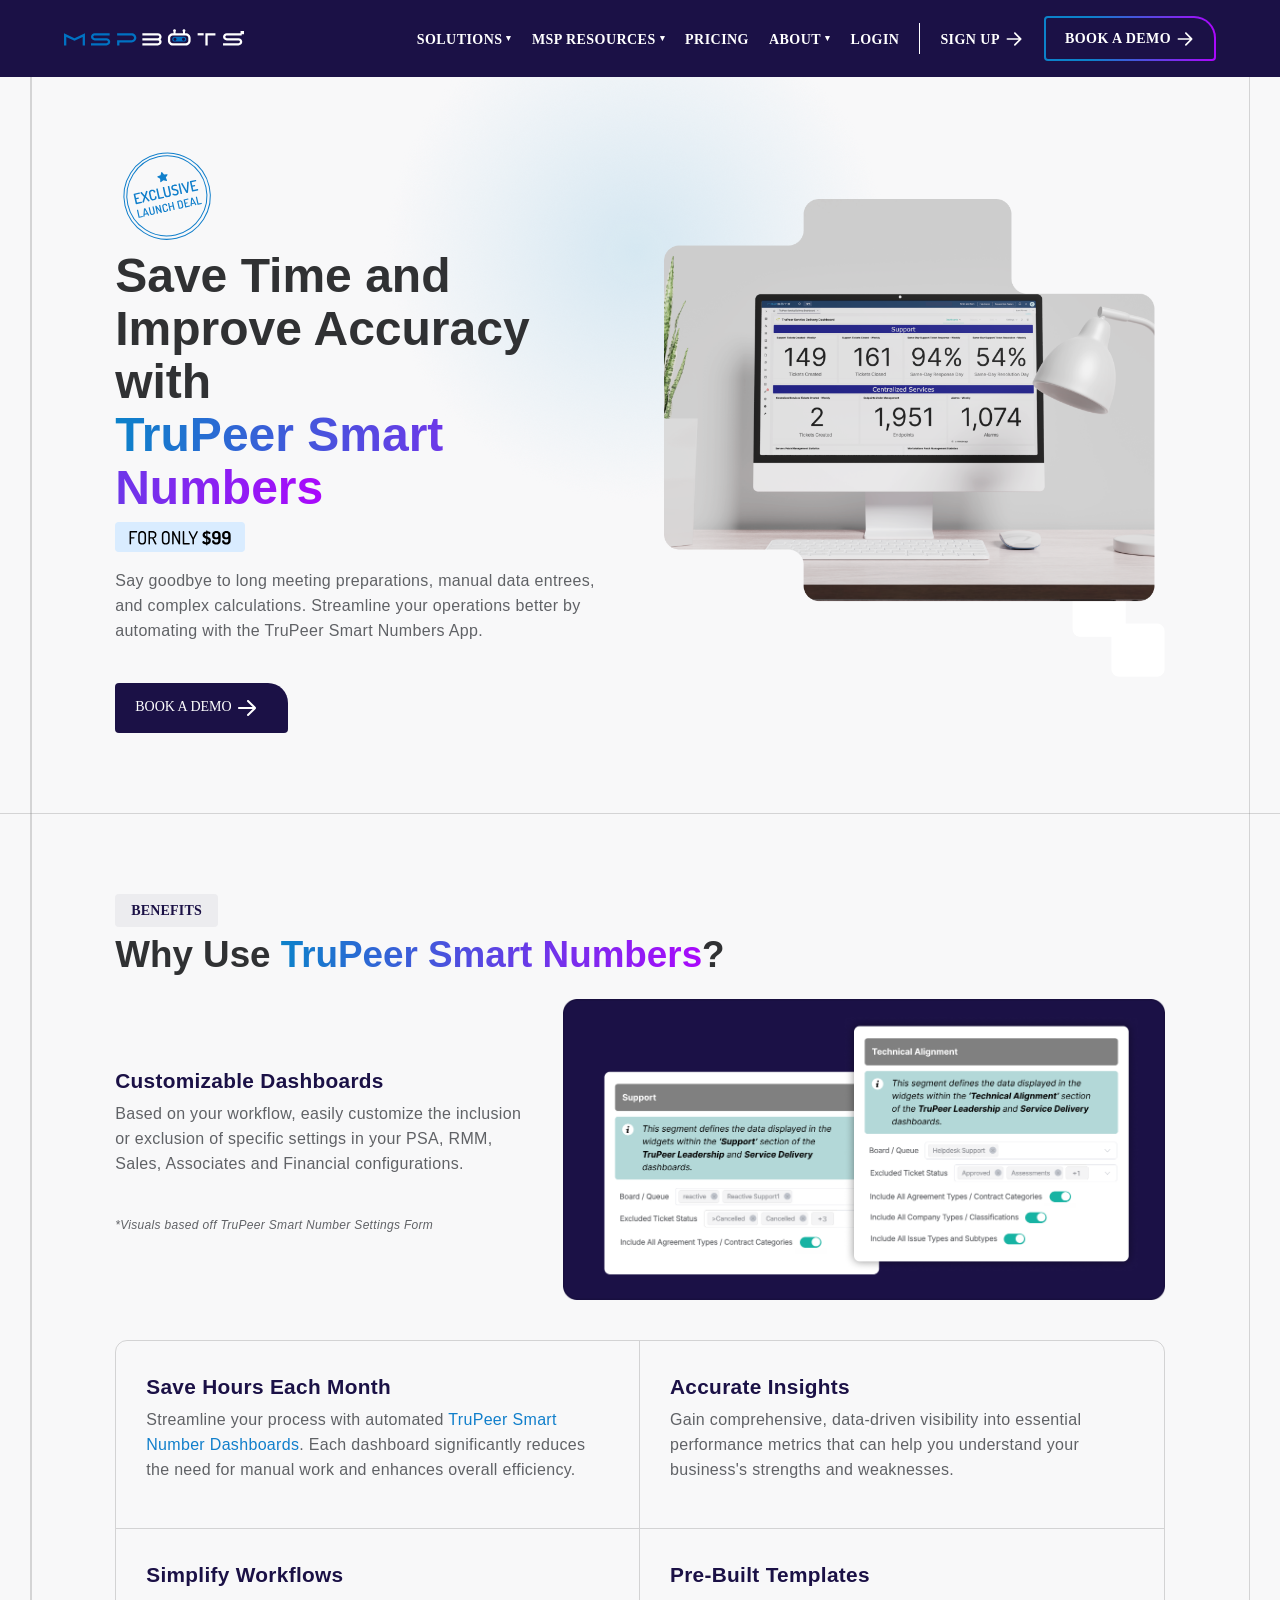
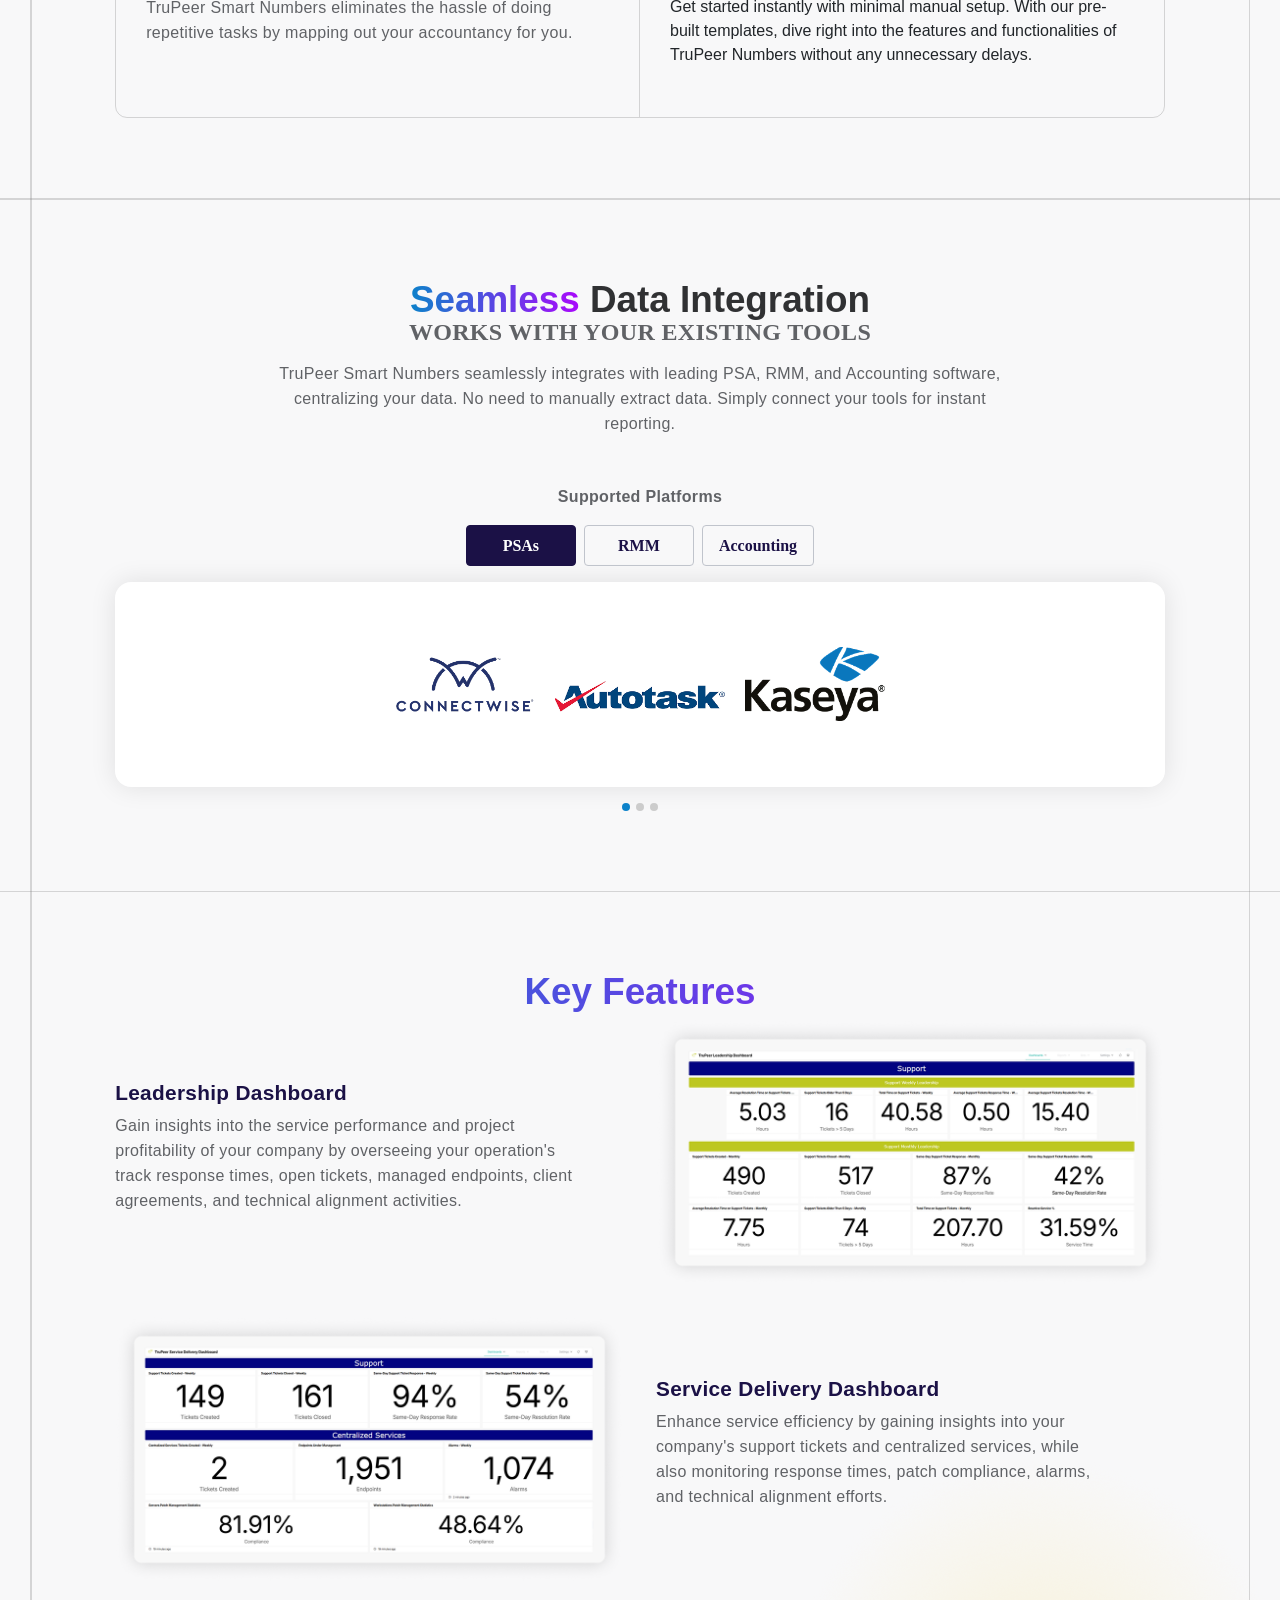
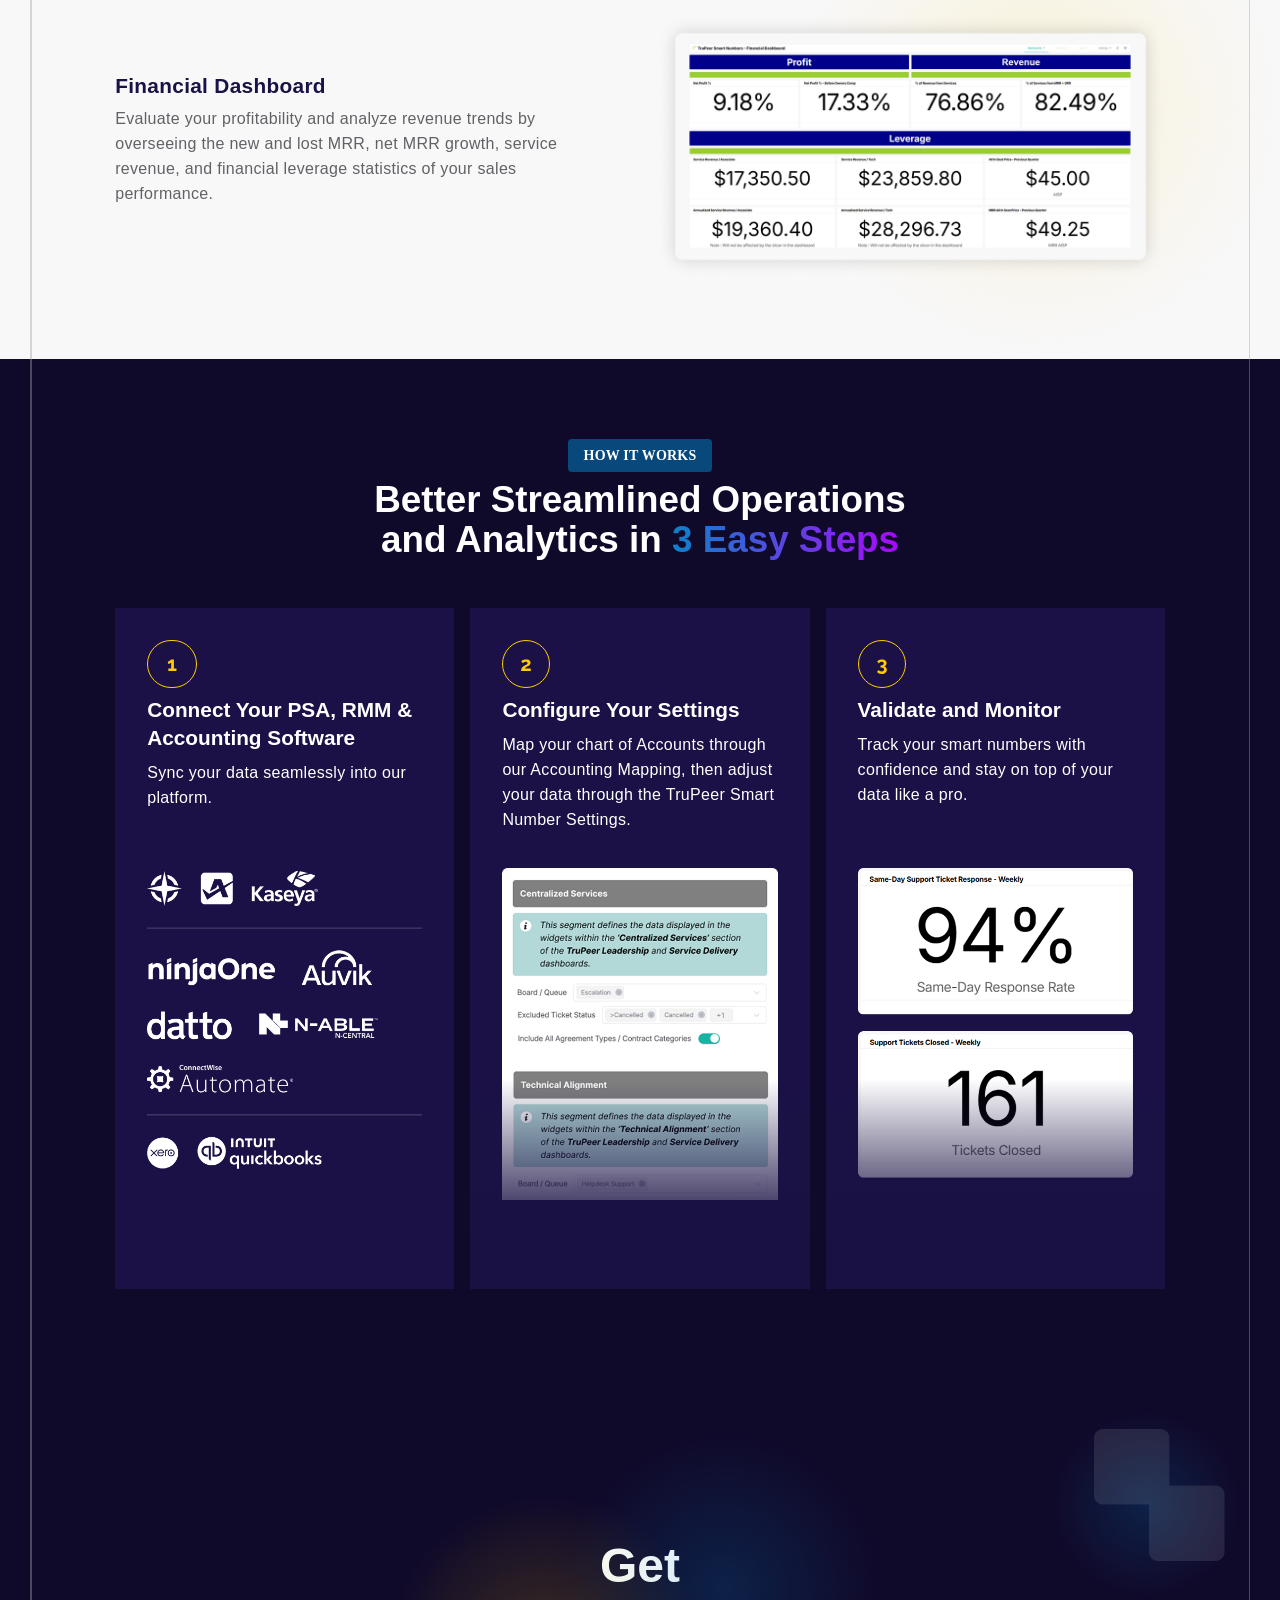
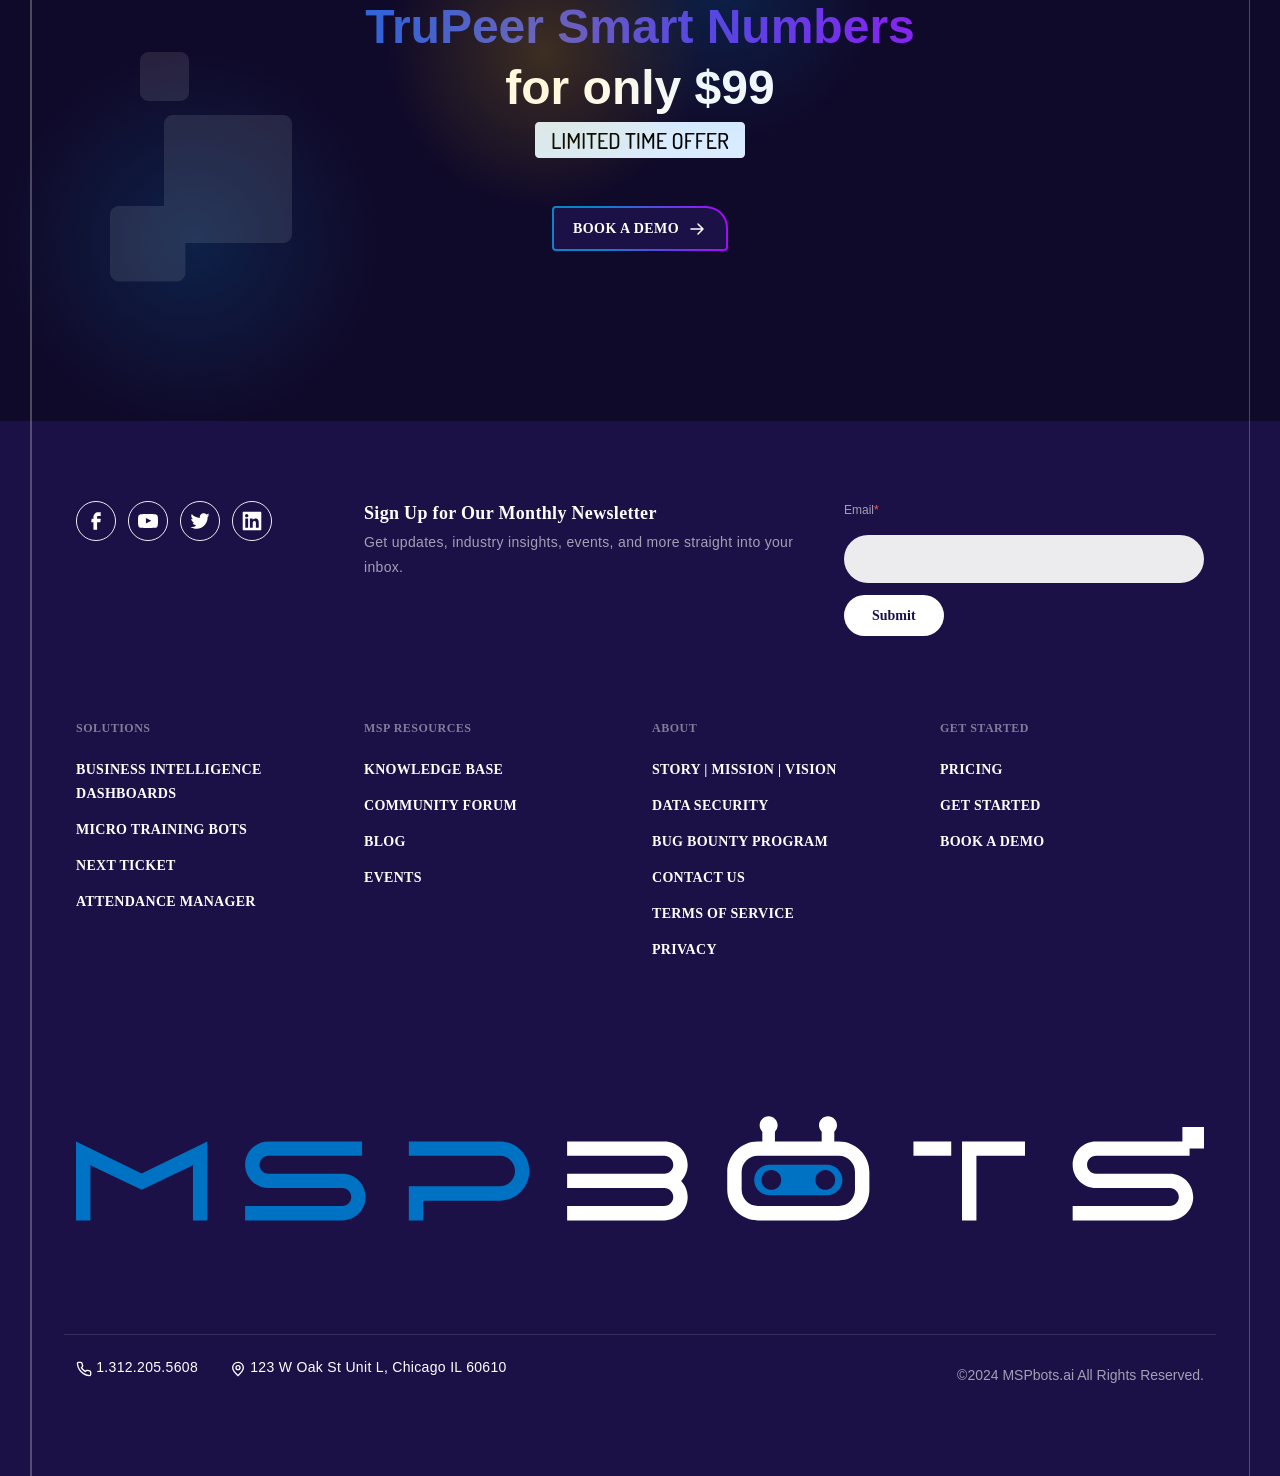
<file: mspbots/trupeer.html>
<!DOCTYPE html>
<html lang="en">
    <head>
        <meta charset="UTF-8">
        <meta name="viewport" content="width=device-width, initial-scale=1.0">
        <link rel="icon" type="image/svg" href="">
        <!--SEO START-->
        <title>MSPbots Demo | TruPeer Smart Numbers App | hellomaddie</title>
        <meta name="description" content="">
        <meta name="keywords" content="">
        
        <!-- Universal Open Graph -->
        <meta property="og:title" content="">
        <meta property="og:description" content="">
        <meta property="og:image" content=""> <!-- Replace with actual image URL: 1200×630px -->
        <meta property="og:image:alt" content="">
        <meta property="og:url" content="#"> <!-- Needs to be the official URL -->
        <meta property="og:type" content="website">

        <!-- Twitter/X Card -->
        <meta name="twitter:card" content="summary_large_image">
        <meta name="twitter:title" content="">
        <meta name="twitter:description" content="">
        <meta name="twitter:image" content=""> <!-- Replace with actual image URL: 1200×630px -->
        <!--SEO END-->

        <!--Stylesheet START-->
        <link href="https://cdn.jsdelivr.net/npm/bootstrap@5.3.0/dist/css/bootstrap.min.css" rel="stylesheet">
        <link href="main.css" rel="stylesheet">
        <link href="page.css" rel="stylesheet">
        <link href="mspbots-components.css" rel="stylesheet">
        <!--Stylesheet END-->

        <!--Fonts START-->
        <!--insert google font url here-->
        <!--Fonts END-->
    </head>

    <body>
        <!-- ===== Navigation START ===== -->
        <nav class="navbar navbar-expand-lg site-nav">

            <!-- Logo -->
            <a class="p-0" href="#">
                <img class="nav-logo" src="imgs/Logo.svg" alt="MSPbots logo">
            </a>

            <!-- Hamburger (mobile only) -->
            <button class="navbar-toggler ms-auto" type="button"
                    data-bs-toggle="collapse" data-bs-target="#navMenu"
                    aria-controls="navMenu" aria-expanded="false" aria-label="Toggle navigation">
                <span class="navbar-toggler-icon"></span>
            </button>

            <!-- Collapsible links -->
            <div class="collapse navbar-collapse" id="navMenu">
            <ul class="nav-links ms-lg-auto">

                <!-- SOLUTIONS dropdown -->
                <li class="dropdown">
                <a href="#" class="dropdown-toggle" data-bs-toggle="dropdown" aria-expanded="false">
                    SOLUTIONS <span class="chevron">▾</span>
                </a>
                <ul class="dropdown-menu">
                    <li><a class="dropdown-item" href="#">Business Intelligence Dashboard</a></li>
                    <li><a class="dropdown-item" href="#">Micro Training Bots</a></li>
                    <li><a class="dropdown-item" href="#">Next Ticket</a></li>
                    <li><a class="dropdown-item" href="#">Integrations</a></li>
                    <li><a class="dropdown-item" href="#">Featured Apps</a></li>
                </ul>
                </li>

                <!-- MSP RESOURCES dropdown -->
                <li class="dropdown">
                <a href="#" class="dropdown-toggle" data-bs-toggle="dropdown" aria-expanded="false">
                    MSP RESOURCES <span class="chevron">▾</span>
                </a>
                <ul class="dropdown-menu">
                    <li><a class="dropdown-item" href="#">Knowledge Base</a></li>
                    <li><a class="dropdown-item" href="#">Blog</a></li>
                    <li><a class="dropdown-item" href="#">Events</a></li>
                    <li><a class="dropdown-item" href="#">Webinar</a></li>
                    <li><a class="dropdown-item" href="#">Testimonials</a></li>
                    <li><a class="dropdown-item" href="#">Case Studies</a></li>
                </ul>
                </li>

                <li><a href="#">PRICING</a></li>

                <!-- ABOUT dropdown -->
                <li class="dropdown">
                    <a href="#" class="dropdown-toggle" data-bs-toggle="dropdown" aria-expanded="false">
                        ABOUT <span class="chevron">▾</span>
                    </a>
                    <ul class="dropdown-menu">
                        <li><a class="dropdown-item" href="#">Story | Mission | Vision</a></li>
                        <li><a class="dropdown-item" href="#">Leadership</a></li>
                        <li><a class="dropdown-item" href="#">Data Security</a></li>
                        <li><a class="dropdown-item" href="#">Bug Bounty Program</a></li>
                        <li><a class="dropdown-item" href="#">Contact Us</a></li>
                        <li><a class="dropdown-item" href="#">Terms of Service</a></li>
                        <li><a class="dropdown-item" href="#">Privacy</a></li>
                        <li><a class="dropdown-item" href="#">Service Status</a></li>
                    </ul>
                </li>

                <li><a href="#">LOGIN</a></li>
                <li class="nav-divider-item"><div class="nav-divider"></div></li>
                <li>
                    <a href="#">
                        SIGN UP
                        <img class="btn-arrow-icon" src="imgs/nav-arrow.svg">
                    </a>
                </li>
                <li>
                <a href="#" class="btn-demo-outline">
                    BOOK A DEMO
                    <img class="btn-arrow-icon" src="imgs/nav-arrow.svg">
                </a>
                </li>

            </ul>
            </div>

        </nav>
        <!-- ===== Navigation END ===== -->

        <div class="light-sections-wrap">

            <div class="left-divider"></div>
            <div class="right-divider"></div>

            <!-- ===== Hero START ===== -->
            <section class="hero-section">
                <div class="row align-items-center g-5">

                    <!-- Left: Text -->
                    <div class="col-lg-6 col-md-12">
                        <!-- Badge -->
                        <img src="imgs/exclusive-badge.svg">

                        <!-- Headline -->
                        <h1>Save Time and Improve Accuracy with <br> <span class="gradient-text">TruPeer Smart Numbers</span></h1>

                        <!-- Badge + Body -->
                        <div class="d-flex flex-column gap-3 mb-4">
                        <img class="img-disappear" src="imgs/promo-banner.svg" width="130px">
                        <p>
                            Say goodbye to long meeting preparations, manual data entrees, and complex calculations. Streamline your operations better by automating with the TruPeer Smart Numbers App.
                        </p>
                        </div>

                        <!-- CTA -->
                        <a class="btn-primary" href="#">
                            <button>BOOK A DEMO <img src="imgs/nav-arrow.svg"></button>
                        </a>
                    </div>

                    <!-- Right: Hero image -->
                    <div class="col-lg-6 col-md-12">
                        <img class="img-disappear" src="imgs/tsm-hero-img.png" alt="TruPeer Smart Numbers" width="100%">
                        <img class="position-absolute" style="z-index: -1; left: 30%; top:0;" src="imgs/blue-blur.png">
                        <img class="position-absolute" style="z-index: -1; right:-10px; bottom:0;" src="imgs/yellow-blur.png">
                    </div>

                </div>
            </section>
            <!-- ===== Hero END ===== -->

            <div class="break-line"></div>

            <!-- ===== Benefits START ===== -->
            <section>
                
                <!-- Section header -->
                <div class="mb-4">
                    <span class="section-tag section-tag-light">Benefits</span>
                    <h2 class="mt-2">
                        Why Use <span class="gradient-text">TruPeer Smart Numbers</span>?
                    </h2>
                </div>

                <!-- Feature item: Customizable Dashboards -->
                <div class="row align-items-center g-4">
                    <div class="col-lg-5">
                        <div class="d-flex flex-column gap-4">
                        <div>
                            <p class="title">Customizable Dashboards</p>
                            <p>
                            Based on your workflow, easily customize the inclusion or exclusion of specific settings in your PSA, RMM, Sales, Associates and Financial configurations.
                            </p>
                        </div>
                        <p class="footnote">
                            *Visuals based off TruPeer Smart Number Settings Form
                        </p>
                        </div>
                    </div>

                    <div class="col-lg-7">
                        <img src="imgs/tsm-benefits.png" alt="TruPeer Smart Number benefit" width="100%">
                    </div>
                </div>

                <!-- 2×2 Feature Grid -->
                <div class="card-grid">
                    <div class="fg-cell card-grid-ul">
                        <p class="title">Save Hours Each Month</p>
                        <p>
                        Streamline your process with automated
                        <span style="color: #117fcb;">TruPeer Smart Number Dashboards</span>.
                        Each dashboard significantly reduces the need for manual work and enhances overall efficiency.
                        </p>
                    </div>
                    <div class="fg-cell card-grid-ur">
                        <p class="title">Accurate Insights</p>
                        <p>
                        Gain comprehensive, data-driven visibility into essential performance metrics that can help you understand your business's strengths and weaknesses.
                        </p>
                    </div>
                    <div class="fg-cell card-grid-bl">
                        <p class="title">Simplify Workflows</p>
                        <p>
                        TruPeer Smart Numbers eliminates the hassle of doing repetitive tasks by mapping out your accountancy for you.
                        </p>
                    </div>
                    <div class="fg-cell">
                        <p class="title">Pre-Built Templates</p>
                        <p">
                        Get started instantly with minimal manual setup. With our pre-built templates, dive right into the features and functionalities of TruPeer Numbers without any unnecessary delays.
                        </p>
                    </div>
                </div>
            </section>
            <!-- ===== Benefits END ===== -->
            
            <div class="break-line"></div>

            <!-- ===== Seamless Integration START ===== -->
            <section>

                <h2 class="text-center">
                    <span class="gradient-text">Seamless</span> Data Integration
                    <p class="section-subtext">WORKS WITH YOUR EXISTING TOOLS</p>
                    <p class="sec-body-50">TruPeer Smart Numbers seamlessly integrates with leading PSA, RMM, and Accounting software, centralizing your data. No need to manually extract data. Simply connect your tools for instant reporting.</p>
                </h2>

                <!-- Platform toggle -->
                <div class="text-center mt-5">
                    <p class="fw-semibold">Supported Platforms</p>

                    <div class="platform-tabs">
                    <button class="platform-btn active" data-platform="psa">PSAs</button>
                    <button class="platform-btn" data-platform="rmm">RMM</button>
                    <button class="platform-btn" data-platform="accounting">Accounting</button>
                    </div>

                    <!-- Logo slider -->
                    <div class="logo-slider">
                    <div class="logo-slider-track">
                        <div class="logo-container">
                            <img class="logo-size-default" src="imgs/logos/connectwise.png">
                            <img class="logo-size-medium pt-4" src="imgs/logos/autotask.png">
                            <img class="logo-size-default" src="imgs/logos/kaseya.png">
                        </div>
                        <div class="logo-container">
                            <img class="logo-size-default pt-4" src="imgs/logos/ninjaone.png">
                            <img class="logo-size-small" src="imgs/logos/auvik.png">
                            <img class="logo-size-small pt-3" src="imgs/logos/datto.png">
                            <img class="logo-size-medium pt-4" src="imgs/logos/n-able.png">
                            <img class="logo-size-medium pt-3" src="imgs/logos/automate.png">
                        </div>
                        <div class="logo-container">
                            <img class="logo-size-xs" src="imgs/logos/xero.png">
                            <img class="logo-size-large pt-2" src="imgs/logos/quickbooks.png">
                        </div>
                    </div>
                    </div>

                    <!-- Dots -->
                    <div class="slider-dots">
                    <div class="slider-dot active" data-slide="0"></div>
                    <div class="slider-dot" data-slide="1"></div>
                    <div class="slider-dot" data-slide="2"></div>
                    </div>
                </div>

            </section>
            <!-- ===== Seamless Integration END ===== -->
            
            <div class="break-line"></div>
            
            <!-- ===== Key Features START ===== -->
            <section class="section">

                <h2 class="text-center gradient-text">Key Features</h2>

                <div class="kf-content-container">
                    <div class="kf-content">
                        <div class="kf-column">
                            <p class="title">Leadership Dashboard</p>
                            <p class="kf-body">Gain insights into the service performance and project profitability of your company by overseeing your operation's track response times, open tickets, managed endpoints, client agreements, and technical alignment activities.</p>
                        </div>
                        <div class="kf-column">
                            <img class="w-100" src="imgs/leadership-dashboard.png">                      
                        </div>
                    </div>

                    <div class="kf-content">
                        <div class="kf-column">
                            <img class="w-100" src="imgs/service-dashboard.png">
                        </div>
                        <div class="kf-column">
                            <p class="title">Service Delivery Dashboard</p>
                            <p class="kf-body">Enhance service efficiency by gaining insights into your company's support tickets and centralized services, while also monitoring response times, patch compliance, alarms, and technical alignment efforts.</p>
                        </div>
                    </div>

                    <div class="kf-content">
                        <div class="kf-column">
                            <p class="title">Financial Dashboard</p>
                            <p class="kf-body">Evaluate your profitability and analyze revenue trends by overseeing the new and lost MRR, net MRR growth, service revenue, and financial leverage statistics of your sales performance.</p>
                        </div>
                        <div class="kf-column">
                            <img class="w-100" src="imgs/financial-dashboard.png">
                        </div>
                    </div>
                </div>


            </section>
            <!-- ===== Key Features END ===== -->

        </div>
        <!-- ===== /light-sections-wrap ===== -->

        <div class="dark-sections-wrap">

            <div class="left-divider-dark"></div>
            <div class="right-divider-dark"></div>

            <!-- ===== How It Works START ===== -->
            <section class="section-dark">
                <div class="text-center mb-5">
                    <span class="section-tag section-tag-dark">How It Works</span>
                    <h2 class="text-white">Better Streamlined Operations<br>
                    and Analytics in <span class="gradient-text">3 Easy Steps</span></h2>
                </div>

                <div class="htw-content-container">
                    <div class="hiw-card hiw-card-45">
                        <div> <!--hiw-card-top-->
                            <img class="mb-2" src="imgs/step-1.svg">                     
                            <div>
                                <h6 class="text-white">Connect Your PSA, RMM &amp; Accounting Software</h6>
                                <p class="text-white">Sync your data seamlessly into our platform.</p>
                            </div>
                        </div>

                        <!-- Logo grid -->
                        <div class="hiw-logos">
                            <img class="w-100" src="imgs/step-1-img.png">
                        </div>
                    </div>

                    <div class="hiw-card hiw-card-20">
                        <div> <!--hiw-card-top-->
                            <img class="mb-2" src="imgs/step-2.svg">
                            <div>
                                <h6 class="text-white">Configure Your Settings</h6>
                                <p class="text-white">Map your chart of Accounts through our Accounting Mapping, then adjust your data through the TruPeer Smart Number Settings.</p>
                            </div>
                        </div>
                        <div class="hiw-card-img-wrap">
                            <img class="w-100" src="imgs/step-2-img.png">
                            <div class="hiw-img-fade"></div>
                        </div>
                    </div>

                    <div class="hiw-card hiw-card-45">
                        <div> <!--hiw-card-top-->
                            <img class="mb-2" src="imgs/step-3.svg">                      
                            <div>
                                <h6 class="text-white">Validate and Monitor</h6>
                                <p class="text-white">Track your smart numbers with confidence and stay on top of your data like a pro.</p>
                            </div>
                        </div>
                        <div class="hiw-card-img-wrap">
                            <img class="w-100" src="imgs/step-3-img.png">
                            <div class="hiw-img-fade"></div>
                        </div>
                    </div>
                </div>

            </section>
            <!-- ===== How It Works END ===== -->
            
            <div class="break-line-dark"></div>

            <!-- ===== CTA START ===== -->
            <section class="section-dark">

                <img class="middle-cta-blur" src="imgs/middle-cta-blur.png">
                <img class="right-cta-blur" src="imgs/right-cta-blur.png">
                <img class="left-cta-blur" src="imgs/left-cta-blur.png">

                <!-- Content -->
                <div class="cta-container">

                    <div class="cta-text-wrap">
                        <!-- Headline -->
                        <div class="text-center">
                            <h1 class="text-white">Get</h1>
                            <h1 class="gradient-text">TruPeer Smart Numbers</h1>
                            <h1 class="text-white">for only $99</h1>
                            
                            <!-- Promo badge -->
                            <img class="mb-5" src="imgs/limited-promo-tag.svg">
                            <br>
                            <!-- CTA Button -->
                            <a href="#" class="btn-demo-outline" style="z-index: 3;">
                                BOOK A DEMO
                                <svg width="20" height="20" viewBox="0 0 20 20" fill="none" xmlns="http://www.w3.org/2000/svg">
                                <path d="M4 10H16M16 10L11 5M16 10L11 15" stroke="white" stroke-width="1.5" stroke-linecap="round" stroke-linejoin="round"/>
                                </svg>
                            </a>
                        </div>
                    </div>
                </div>
            </section>
            <!-- ===== CTA END ===== -->

        </div>
        <!-- ===== /dark-sections-wrap ===== -->

        <!-- ===== Footer START ===== --> <!--This was based off an image so this needs to be done manually-->
        <footer>

            <div class="left-divider-dark"></div>
            <div class="right-divider-dark"></div>

            <div class="container-fluid">

                <!-- Row 1: Social icons + Newsletter signup -->
                <div class="row footer-top align-items-start">
                    <div class="col-lg-3 col-md-4 col-12 footer-social">
                        <img class="socmed-icon" src="imgs/facebook.svg">
                        <img class="socmed-icon" src="imgs/youtube.svg">
                        <img class="socmed-icon" src="imgs/twitter.svg">
                        <img class="socmed-icon" src="imgs/linkedin.svg">
                    </div>

                    <div class="col-lg-5 col-md-8 col-12 footer-newsletter-text">
                        <p class="newsletter-heading">Sign Up for Our Monthly Newsletter</p>
                        <p class="footer-subtext">Get updates, industry insights, events, and more straight into your inbox.</p>
                    </div>

                    <div class="col-lg-4 col-12 footer-newsletter-form">
                        <label class="footer-label" for="footer-email">Email<span class="required">*</span></label>
                        <input type="email" id="footer-email" class="footer-input" placeholder="">
                        <button class="footer-submit-btn">Submit</button>
                    </div>
                </div>

                <!-- Row 2: Link columns -->
                <div class="row footer-links">
                    <div class="col-lg-3 col-6 footer-links-col">
                        <p class="footer-col-title">Solutions</p>
                        <ul>
                            <li><a href="#">Business Intelligence Dashboards</a></li>
                            <li><a href="#">Micro Training Bots</a></li>
                            <li><a href="#">Next Ticket</a></li>
                            <li><a href="#">Attendance Manager</a></li>
                        </ul>
                    </div>

                    <div class="col-lg-3 col-6 footer-links-col">
                        <p class="footer-col-title">MSP Resources</p>
                        <ul>
                            <li><a href="#">Knowledge Base</a></li>
                            <li><a href="#">Community Forum</a></li>
                            <li><a href="#">Blog</a></li>
                            <li><a href="#">Events</a></li>
                        </ul>
                    </div>

                    <div class="col-lg-3 col-6 footer-links-col">
                        <p class="footer-col-title">About</p>
                        <ul>
                            <li><a href="#">Story | Mission | Vision</a></li>
                            <li><a href="#">Data Security</a></li>
                            <li><a href="#">Bug Bounty Program</a></li>
                            <li><a href="#">Contact Us</a></li>
                            <li><a href="#">Terms of Service</a></li>
                            <li><a href="#">Privacy</a></li>
                        </ul>
                    </div>

                    <div class="col-lg-3 col-6 footer-links-col">
                        <p class="footer-col-title">Get Started</p>
                        <ul>
                            <li><a href="#">Pricing</a></li>
                            <li><a href="#">Get Started</a></li>
                            <li><a href="#">Book a Demo</a></li>
                        </ul>
                    </div>
                </div>

                <!-- Row 3: Big wordmark logo -->
                <div class="row footer-logo-row">
                    <div class="col-12 text-center">
                        <img class="w-100" src="imgs/Logo.svg">
                    </div>
                </div>

                <!-- Row 4: Contact info + Copyright -->
                <div class="row footer-bottom align-items-center">
                    <div class="col-lg-8 col-12 footer-contact">
                        <p class="footer-contact-item">
                            <img src="imgs/phone.svg">
                            1.312.205.5608
                        </p>
                        <p class="footer-contact-item">
                            <img src="imgs/pin.svg">
                            123 W Oak St Unit L, Chicago IL 60610
                        </p>                      
                    </div>
                    <div class="col-lg-4 col-12 footer-copyright text-lg-end">
                        &copy;2024 MSPbots.ai All Rights Reserved.
                    </div>
                </div>

            </div>
        </footer>
        <!-- ===== Footer END ===== -->

        <!--Bootstrap JS START-->
        <script src="https://cdn.jsdelivr.net/npm/bootstrap@5.3.0/dist/js/bootstrap.bundle.min.js"></script>
        <!--Bootstrap JS END-->

        <script>
        // Platform logo slider
        (function () {
            const track = document.querySelector('.logo-slider-track');
            const platformBtns = Array.from(document.querySelectorAll('.platform-btn'));
            const dots = Array.from(document.querySelectorAll('.slider-dot'));
            const platforms = platformBtns.map(btn => btn.dataset.platform);
            const AUTOPLAY_DELAY = 5000;
            let activeIndex = 0;
            let autoplayId = null;

            function goToSlide(index) {
                activeIndex = (index + platforms.length) % platforms.length;
                track.style.transform = `translateX(-${activeIndex * 100}%)`;

                platformBtns.forEach((btn, i) => btn.classList.toggle('active', i === activeIndex));
                dots.forEach((dot, i) => dot.classList.toggle('active', i === activeIndex));
            }

            function startAutoplay() {
                autoplayId = setInterval(() => goToSlide(activeIndex + 1), AUTOPLAY_DELAY);
            }

            function resetAutoplay() {
                clearInterval(autoplayId);
                startAutoplay();
            }

            platformBtns.forEach((btn, i) => {
                btn.addEventListener('click', () => {
                    goToSlide(i);
                    resetAutoplay();
                });
            });

            dots.forEach((dot, i) => {
                dot.addEventListener('click', () => {
                    goToSlide(i);
                    resetAutoplay();
                });
            });

            startAutoplay();
        })();
        </script>
    </body>
</html>
</file>
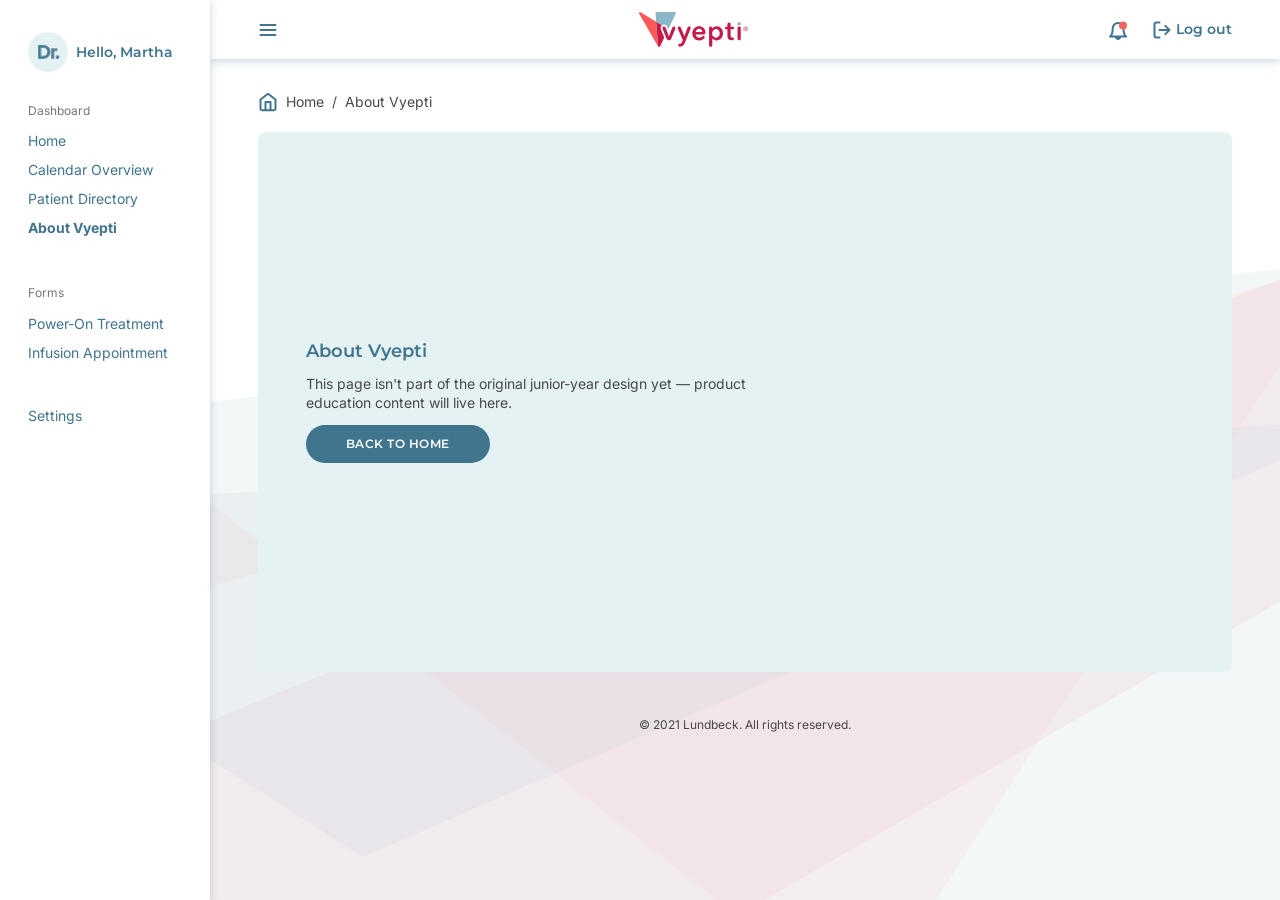
<file: vyepti/about-vyepti.html>
<!DOCTYPE html>
<html lang="en">
    <head>
        <meta charset="UTF-8">
        <meta name="viewport" content="width=device-width, initial-scale=1.0">
        <link rel="icon" type="image/svg+xml" href="assets/icons/logo.svg">
        <title>About Vyepti | Vyepti Web App Demo</title>

        <link href="https://cdn.jsdelivr.net/npm/bootstrap@5.3.0/dist/css/bootstrap.min.css" rel="stylesheet">
        <link href="main.css" rel="stylesheet">
        <link href="app.css" rel="stylesheet">
        <link href="vyepti-components.css" rel="stylesheet">

        <link rel="preconnect" href="https://fonts.googleapis.com">
        <link rel="preconnect" href="https://fonts.gstatic.com" crossorigin>
        <link href="https://fonts.googleapis.com/css2?family=Inter:wght@400;500;600;700&family=Montserrat:wght@500;600;700&family=Open+Sans:wght@400;600;700&display=swap" rel="stylesheet">
    </head>

    <body>
        <div class="vy-shell" id="vyShell">
            <img class="vy-bg-shapes" src="assets/icons/bg-shapes.svg" alt="">

            <aside class="vy-sidebar">
                <div class="vy-user">
                    <img class="vy-user__pic" src="assets/icons/profile-pic.svg" alt="">
                    <span class="vy-user__name">Hello, Martha</span>
                </div>

                <nav class="vy-nav">
                    <div class="vy-nav__group">
                        <p class="vy-nav__label">Dashboard</p>
                        <ul class="vy-nav__list">
                            <li><a href="dashboard.html">Home</a></li>
                            <li><a href="calendar-overview.html">Calendar Overview</a></li>
                            <li><a href="patient-directory.html">Patient Directory</a></li>
                            <li class="active"><a href="about-vyepti.html" aria-current="page">About Vyepti</a></li>
                        </ul>
                    </div>
                    <div class="vy-nav__group">
                        <p class="vy-nav__label">Forms</p>
                        <ul class="vy-nav__list">
                            <li><a href="power-on-treatment.html">Power-On Treatment</a></li>
                            <li><a href="infusion-appointment.html">Infusion Appointment</a></li>
                        </ul>
                    </div>
                    <a class="vy-nav__settings" href="settings.html">Settings</a>
                </nav>
            </aside>

            <div class="vy-main">
                <header class="vy-topbar">
                    <button class="vy-topbar__menu" id="sidebarToggle" type="button" aria-label="Toggle sidebar" aria-controls="vyShell" aria-expanded="true">
                        <img src="assets/icons/menu.svg" alt="" width="20" height="20">
                    </button>
                    <img class="vy-topbar__logo" src="assets/icons/logo.svg" alt="Vyepti">
                    <div class="vy-topbar__actions">
                        <button class="vy-topbar__bell" type="button" aria-label="Notifications">
                            <img src="assets/icons/bell.svg" alt="" width="20" height="20">
                        </button>
                        <a class="d-flex align-items-center gap-1" href="login.html" style="color: var(--vy-blue); font-family: var(--font-heading); font-weight: 600; font-size: 14px;">
                            <img src="assets/icons/log-out.svg" alt="" width="20" height="20">
                            Log out
                        </a>
                    </div>
                </header>

                <div class="vy-content">
                    <main class="vy-page">
                        <div class="vy-breadcrumb">
                            <img src="assets/icons/home.svg" alt="">
                            <a href="dashboard.html" class="text-decoration-none" style="color: var(--vy-body);">Home</a>
                            <span>/</span>
                            <span>About Vyepti</span>
                        </div>

                        <div class="vy-placeholder-page">
                            <h1 class="vy-date">About Vyepti</h1>
                            <p class="vy-feature-card__text" style="max-width: 480px;">This page isn't part of the original junior-year design yet — product education content will live here.</p>
                            <a class="vy-btn" href="dashboard.html">Back to Home</a>
                        </div>

                        <footer class="vy-footer">© 2021 Lundbeck. All rights reserved.</footer>
                    </main>
                </div>
            </div>
        </div>

        <script src="https://cdn.jsdelivr.net/npm/bootstrap@5.3.0/dist/js/bootstrap.bundle.min.js"></script>
        <script>
            document.getElementById('sidebarToggle').addEventListener('click', function () {
                var shell = document.getElementById('vyShell');
                var collapsed = shell.classList.toggle('vy-sidebar-collapsed');
                this.setAttribute('aria-expanded', String(!collapsed));
            });
        </script>
    </body>
</html>
</file>
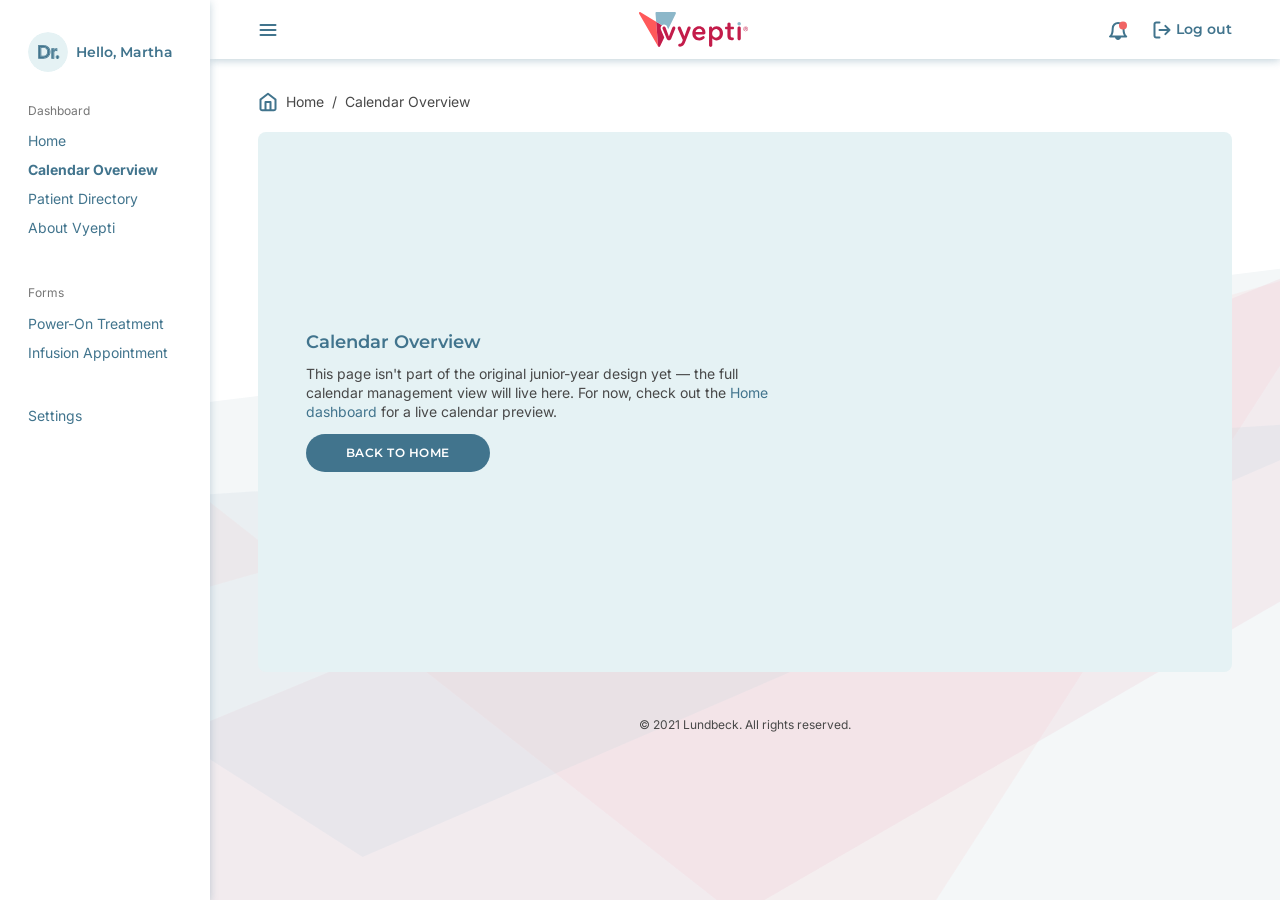
<file: vyepti/calendar-overview.html>
<!DOCTYPE html>
<html lang="en">
    <head>
        <meta charset="UTF-8">
        <meta name="viewport" content="width=device-width, initial-scale=1.0">
        <link rel="icon" type="image/svg+xml" href="assets/icons/logo.svg">
        <title>Calendar Overview | Vyepti Web App Demo</title>

        <link href="https://cdn.jsdelivr.net/npm/bootstrap@5.3.0/dist/css/bootstrap.min.css" rel="stylesheet">
        <link href="main.css" rel="stylesheet">
        <link href="app.css" rel="stylesheet">
        <link href="vyepti-components.css" rel="stylesheet">

        <link rel="preconnect" href="https://fonts.googleapis.com">
        <link rel="preconnect" href="https://fonts.gstatic.com" crossorigin>
        <link href="https://fonts.googleapis.com/css2?family=Inter:wght@400;500;600;700&family=Montserrat:wght@500;600;700&family=Open+Sans:wght@400;600;700&display=swap" rel="stylesheet">
    </head>

    <body>
        <div class="vy-shell" id="vyShell">
            <img class="vy-bg-shapes" src="assets/icons/bg-shapes.svg" alt="">

            <aside class="vy-sidebar">
                <div class="vy-user">
                    <img class="vy-user__pic" src="assets/icons/profile-pic.svg" alt="">
                    <span class="vy-user__name">Hello, Martha</span>
                </div>

                <nav class="vy-nav">
                    <div class="vy-nav__group">
                        <p class="vy-nav__label">Dashboard</p>
                        <ul class="vy-nav__list">
                            <li><a href="dashboard.html">Home</a></li>
                            <li class="active"><a href="calendar-overview.html" aria-current="page">Calendar Overview</a></li>
                            <li><a href="patient-directory.html">Patient Directory</a></li>
                            <li><a href="about-vyepti.html">About Vyepti</a></li>
                        </ul>
                    </div>
                    <div class="vy-nav__group">
                        <p class="vy-nav__label">Forms</p>
                        <ul class="vy-nav__list">
                            <li><a href="power-on-treatment.html">Power-On Treatment</a></li>
                            <li><a href="infusion-appointment.html">Infusion Appointment</a></li>
                        </ul>
                    </div>
                    <a class="vy-nav__settings" href="settings.html">Settings</a>
                </nav>
            </aside>

            <div class="vy-main">
                <header class="vy-topbar">
                    <button class="vy-topbar__menu" id="sidebarToggle" type="button" aria-label="Toggle sidebar" aria-controls="vyShell" aria-expanded="true">
                        <img src="assets/icons/menu.svg" alt="" width="20" height="20">
                    </button>
                    <img class="vy-topbar__logo" src="assets/icons/logo.svg" alt="Vyepti">
                    <div class="vy-topbar__actions">
                        <button class="vy-topbar__bell" type="button" aria-label="Notifications">
                            <img src="assets/icons/bell.svg" alt="" width="20" height="20">
                        </button>
                        <a class="d-flex align-items-center gap-1" href="login.html" style="color: var(--vy-blue); font-family: var(--font-heading); font-weight: 600; font-size: 14px;">
                            <img src="assets/icons/log-out.svg" alt="" width="20" height="20">
                            Log out
                        </a>
                    </div>
                </header>

                <div class="vy-content">
                    <main class="vy-page">
                        <div class="vy-breadcrumb">
                            <img src="assets/icons/home.svg" alt="">
                            <a href="dashboard.html" class="text-decoration-none" style="color: var(--vy-body);">Home</a>
                            <span>/</span>
                            <span>Calendar Overview</span>
                        </div>

                        <div class="vy-placeholder-page">
                            <h1 class="vy-date">Calendar Overview</h1>
                            <p class="vy-feature-card__text" style="max-width: 480px;">This page isn't part of the original junior-year design yet — the full calendar management view will live here. For now, check out the <a href="dashboard.html">Home dashboard</a> for a live calendar preview.</p>
                            <a class="vy-btn" href="dashboard.html">Back to Home</a>
                        </div>

                        <footer class="vy-footer">© 2021 Lundbeck. All rights reserved.</footer>
                    </main>
                </div>
            </div>
        </div>

        <script src="https://cdn.jsdelivr.net/npm/bootstrap@5.3.0/dist/js/bootstrap.bundle.min.js"></script>
        <script>
            document.getElementById('sidebarToggle').addEventListener('click', function () {
                var shell = document.getElementById('vyShell');
                var collapsed = shell.classList.toggle('vy-sidebar-collapsed');
                this.setAttribute('aria-expanded', String(!collapsed));
            });
        </script>
    </body>
</html>
</file>
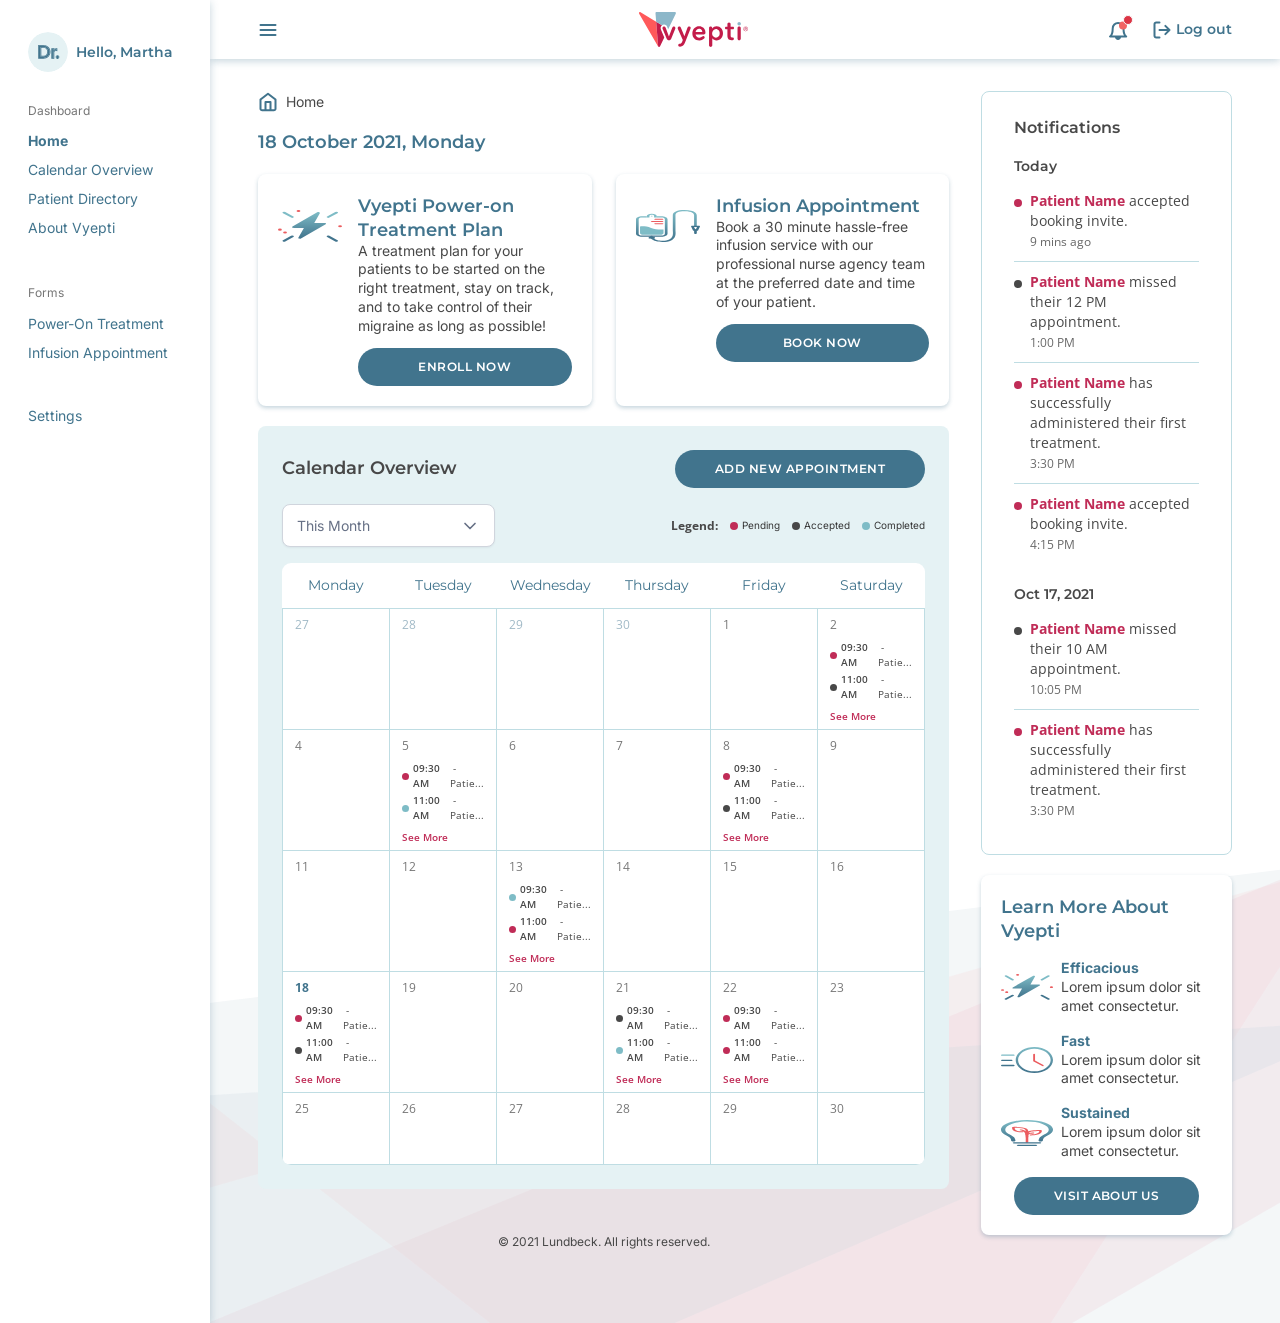
<file: vyepti/dashboard.html>
<!DOCTYPE html>
<html lang="en">
    <head>
        <meta charset="UTF-8">
        <meta name="viewport" content="width=device-width, initial-scale=1.0">
        <link rel="icon" type="image/svg+xml" href="assets/icons/logo.svg">
        <!--SEO START-->
        <title>Vyepti Web App Demo | hellomaddie</title>
        <meta name="description" content="">
        <meta name="keywords" content="">

        <!-- Universal Open Graph -->
        <meta property="og:title" content="">
        <meta property="og:description" content="">
        <meta property="og:image" content=""> <!-- Replace with actual image URL: 1200×630px -->
        <meta property="og:image:alt" content="">
        <meta property="og:url" content="#"> <!-- Needs to be the official URL -->
        <meta property="og:type" content="website">

        <!-- Twitter/X Card -->
        <meta name="twitter:card" content="summary_large_image">
        <meta name="twitter:title" content="">
        <meta name="twitter:description" content="">
        <meta name="twitter:image" content=""> <!-- Replace with actual image URL: 1200×630px -->
        <!--SEO END-->

        <!--Stylesheet START-->
        <link href="https://cdn.jsdelivr.net/npm/bootstrap@5.3.0/dist/css/bootstrap.min.css" rel="stylesheet">
        <link href="main.css" rel="stylesheet">
        <link href="app.css" rel="stylesheet">
        <link href="vyepti-components.css" rel="stylesheet">
        <!--Stylesheet END-->

        <!--Fonts START-->
        <link rel="preconnect" href="https://fonts.googleapis.com">
        <link rel="preconnect" href="https://fonts.gstatic.com" crossorigin>
        <link href="https://fonts.googleapis.com/css2?family=Inter:wght@400;500;600;700&family=Montserrat:wght@500;600;700&family=Open+Sans:wght@400;600;700&display=swap" rel="stylesheet">
        <!--Fonts END-->
    </head>

    <body>
        <div class="vy-shell" id="vyShell">
            <img class="vy-bg-shapes" src="assets/icons/bg-shapes.svg" alt="">

            <!-- Sidebar -->
            <aside class="vy-sidebar">
                <div class="vy-user">
                    <img class="vy-user__pic" src="assets/icons/profile-pic.svg" alt="">
                    <span class="vy-user__name">Hello, Martha</span>
                </div>

                <nav class="vy-nav">
                    <div class="vy-nav__group">
                        <p class="vy-nav__label">Dashboard</p>
                        <ul class="vy-nav__list">
                            <li class="active"><a href="dashboard.html" aria-current="page">Home</a></li>
                            <li><a href="calendar-overview.html">Calendar Overview</a></li>
                            <li><a href="patient-directory.html">Patient Directory</a></li>
                            <li><a href="about-vyepti.html">About Vyepti</a></li>
                        </ul>
                    </div>
                    <div class="vy-nav__group">
                        <p class="vy-nav__label">Forms</p>
                        <ul class="vy-nav__list">
                            <li><a href="power-on-treatment.html">Power-On Treatment</a></li>
                            <li><a href="infusion-appointment.html">Infusion Appointment</a></li>
                        </ul>
                    </div>
                    <a class="vy-nav__settings" href="settings.html">Settings</a>
                </nav>
            </aside>

            <div class="vy-main">
                <!-- Topbar -->
                <header class="vy-topbar">
                    <button class="vy-topbar__menu" id="sidebarToggle" type="button" aria-label="Toggle sidebar" aria-controls="vyShell" aria-expanded="true">
                        <img src="assets/icons/menu.svg" alt="" width="20" height="20">
                    </button>

                    <img class="vy-topbar__logo" src="assets/icons/logo.svg" alt="Vyepti">

                    <div class="vy-topbar__actions">
                        <button class="vy-topbar__bell position-relative" type="button" aria-label="Notifications">
                            <img src="assets/icons/bell.svg" alt="" width="20" height="20">
                            <span class="position-absolute top-0 start-100 translate-middle p-1 bg-danger border border-light rounded-circle">
                                <span class="visually-hidden">New notifications</span>
                            </span>
                        </button>
                        <a class="d-flex align-items-center gap-1" href="login.html" style="color: var(--vy-blue); font-family: var(--font-heading); font-weight: 600; font-size: 14px;">
                            <img src="assets/icons/log-out.svg" alt="" width="20" height="20">
                            Log out
                        </a>
                    </div>
                </header>

                <!-- Content -->
                <div class="vy-content">
                    <main class="vy-page">
                        <div class="vy-breadcrumb">
                            <img src="assets/icons/home.svg" alt="">
                            <span>Home</span>
                        </div>

                        <h1 class="vy-date">18 October 2021, Monday</h1>

                        <div class="row g-4">
                            <div class="col-12 col-md-6">
                                <div class="vy-feature-card">
                                    <img class="vy-feature-card__icon" src="assets/icons/icon-efficacious-lg.svg" alt="">
                                    <div class="vy-feature-card__body">
                                        <div>
                                            <p class="vy-feature-card__title">Vyepti Power-on Treatment Plan</p>
                                            <p class="vy-feature-card__text">A treatment plan for your patients to be started on the right treatment, stay on track, and to take control of their migraine as long as possible!</p>
                                        </div>
                                        <a class="vy-btn" href="power-on-treatment.html">Enroll Now</a>
                                    </div>
                                </div>
                            </div>
                            <div class="col-12 col-md-6">
                                <div class="vy-feature-card">
                                    <img class="vy-feature-card__icon" src="assets/icons/icon-infusion.svg" alt="">
                                    <div class="vy-feature-card__body">
                                        <div>
                                            <p class="vy-feature-card__title">Infusion Appointment</p>
                                            <p class="vy-feature-card__text">Book a 30 minute hassle-free infusion service with our professional nurse agency team at the preferred date and time of your patient.</p>
                                        </div>
                                        <a class="vy-btn" href="infusion-appointment.html">Book Now</a>
                                    </div>
                                </div>
                            </div>
                        </div>

                        <section class="vy-calendar-panel">
                            <div class="vy-calendar-panel__header">
                                <h2>Calendar Overview</h2>
                                <button class="vy-btn" type="button" data-bs-toggle="modal" data-bs-target="#addAppointmentModal">Add New Appointment</button>
                            </div>

                            <div class="vy-calendar-panel__controls">
                                <div class="dropdown">
                                    <button class="vy-select" type="button" id="monthDropdown" data-bs-toggle="dropdown" aria-expanded="false">
                                        <span id="monthDropdownLabel">This Month</span>
                                        <img src="assets/icons/chevron-down.svg" alt="">
                                    </button>
                                    <ul class="dropdown-menu" aria-labelledby="monthDropdown">
                                        <li><button class="dropdown-item" type="button">Last Month</button></li>
                                        <li><button class="dropdown-item" type="button">This Month</button></li>
                                        <li><button class="dropdown-item" type="button">Next Month</button></li>
                                    </ul>
                                </div>

                                <div class="vy-legend">
                                    <span class="vy-legend__label">Legend:</span>
                                    <span class="vy-legend__item"><span class="vy-dot vy-dot--pending"></span>Pending</span>
                                    <span class="vy-legend__item"><span class="vy-dot vy-dot--accepted"></span>Accepted</span>
                                    <span class="vy-legend__item"><span class="vy-dot vy-dot--completed"></span>Completed</span>
                                </div>
                            </div>

                            <div class="vy-calendar">
                                <table>
                                    <thead>
                                        <tr>
                                            <th>Monday</th>
                                            <th>Tuesday</th>
                                            <th>Wednesday</th>
                                            <th>Thursday</th>
                                            <th>Friday</th>
                                            <th>Saturday</th>
                                        </tr>
                                    </thead>
                                    <tbody>
                                        <tr>
                                            <td><span class="vy-calendar__day vy-calendar__day--muted">27</span></td>
                                            <td><span class="vy-calendar__day vy-calendar__day--muted">28</span></td>
                                            <td><span class="vy-calendar__day vy-calendar__day--muted">29</span></td>
                                            <td><span class="vy-calendar__day vy-calendar__day--muted">30</span></td>
                                            <td><span class="vy-calendar__day">1</span></td>
                                            <td>
                                                <span class="vy-calendar__day">2</span>
                                                <ul class="vy-calendar__events">
                                                    <li class="vy-calendar__event"><span class="vy-dot vy-dot--pending"></span><strong>09:30 AM</strong>&nbsp;- Patie...</li>
                                                    <li class="vy-calendar__event"><span class="vy-dot vy-dot--accepted"></span><strong>11:00 AM</strong>&nbsp;- Patie...</li>
                                                    <li><button class="vy-calendar__see-more" type="button" data-bs-toggle="popover" data-bs-title="Oct 2 appointments" data-bs-content="09:30 AM — Patient Name, Pending. 11:00 AM — Patient Name, Accepted." data-bs-trigger="focus">See More</button></li>
                                                </ul>
                                            </td>
                                        </tr>
                                        <tr>
                                            <td><span class="vy-calendar__day">4</span></td>
                                            <td>
                                                <span class="vy-calendar__day">5</span>
                                                <ul class="vy-calendar__events">
                                                    <li class="vy-calendar__event"><span class="vy-dot vy-dot--pending"></span><strong>09:30 AM</strong>&nbsp;- Patie...</li>
                                                    <li class="vy-calendar__event"><span class="vy-dot vy-dot--completed"></span><strong>11:00 AM</strong>&nbsp;- Patie...</li>
                                                    <li><button class="vy-calendar__see-more" type="button" data-bs-toggle="popover" data-bs-title="Oct 5 appointments" data-bs-content="09:30 AM — Patient Name, Pending. 11:00 AM — Patient Name, Completed." data-bs-trigger="focus">See More</button></li>
                                                </ul>
                                            </td>
                                            <td><span class="vy-calendar__day">6</span></td>
                                            <td><span class="vy-calendar__day">7</span></td>
                                            <td>
                                                <span class="vy-calendar__day">8</span>
                                                <ul class="vy-calendar__events">
                                                    <li class="vy-calendar__event"><span class="vy-dot vy-dot--pending"></span><strong>09:30 AM</strong>&nbsp;- Patie...</li>
                                                    <li class="vy-calendar__event"><span class="vy-dot vy-dot--accepted"></span><strong>11:00 AM</strong>&nbsp;- Patie...</li>
                                                    <li><button class="vy-calendar__see-more" type="button" data-bs-toggle="popover" data-bs-title="Oct 8 appointments" data-bs-content="09:30 AM — Patient Name, Pending. 11:00 AM — Patient Name, Accepted." data-bs-trigger="focus">See More</button></li>
                                                </ul>
                                            </td>
                                            <td><span class="vy-calendar__day">9</span></td>
                                        </tr>
                                        <tr>
                                            <td><span class="vy-calendar__day">11</span></td>
                                            <td><span class="vy-calendar__day">12</span></td>
                                            <td>
                                                <span class="vy-calendar__day">13</span>
                                                <ul class="vy-calendar__events">
                                                    <li class="vy-calendar__event"><span class="vy-dot vy-dot--completed"></span><strong>09:30 AM</strong>&nbsp;- Patie...</li>
                                                    <li class="vy-calendar__event"><span class="vy-dot vy-dot--pending"></span><strong>11:00 AM</strong>&nbsp;- Patie...</li>
                                                    <li><button class="vy-calendar__see-more" type="button" data-bs-toggle="popover" data-bs-title="Oct 13 appointments" data-bs-content="09:30 AM — Patient Name, Completed. 11:00 AM — Patient Name, Pending." data-bs-trigger="focus">See More</button></li>
                                                </ul>
                                            </td>
                                            <td><span class="vy-calendar__day">14</span></td>
                                            <td><span class="vy-calendar__day">15</span></td>
                                            <td><span class="vy-calendar__day">16</span></td>
                                        </tr>
                                        <tr>
                                            <td>
                                                <span class="vy-calendar__day fw-bold" style="color: var(--vy-blue);">18</span>
                                                <ul class="vy-calendar__events">
                                                    <li class="vy-calendar__event"><span class="vy-dot vy-dot--pending"></span><strong>09:30 AM</strong>&nbsp;- Patie...</li>
                                                    <li class="vy-calendar__event"><span class="vy-dot vy-dot--accepted"></span><strong>11:00 AM</strong>&nbsp;- Patie...</li>
                                                    <li><button class="vy-calendar__see-more" type="button" data-bs-toggle="popover" data-bs-title="Oct 18 appointments" data-bs-content="09:30 AM — Patient Name, Pending. 11:00 AM — Patient Name, Accepted." data-bs-trigger="focus">See More</button></li>
                                                </ul>
                                            </td>
                                            <td><span class="vy-calendar__day">19</span></td>
                                            <td><span class="vy-calendar__day">20</span></td>
                                            <td>
                                                <span class="vy-calendar__day">21</span>
                                                <ul class="vy-calendar__events">
                                                    <li class="vy-calendar__event"><span class="vy-dot vy-dot--accepted"></span><strong>09:30 AM</strong>&nbsp;- Patie...</li>
                                                    <li class="vy-calendar__event"><span class="vy-dot vy-dot--completed"></span><strong>11:00 AM</strong>&nbsp;- Patie...</li>
                                                    <li><button class="vy-calendar__see-more" type="button" data-bs-toggle="popover" data-bs-title="Oct 21 appointments" data-bs-content="09:30 AM — Patient Name, Accepted. 11:00 AM — Patient Name, Completed." data-bs-trigger="focus">See More</button></li>
                                                </ul>
                                            </td>
                                            <td>
                                                <span class="vy-calendar__day">22</span>
                                                <ul class="vy-calendar__events">
                                                    <li class="vy-calendar__event"><span class="vy-dot vy-dot--pending"></span><strong>09:30 AM</strong>&nbsp;- Patie...</li>
                                                    <li class="vy-calendar__event"><span class="vy-dot vy-dot--pending"></span><strong>11:00 AM</strong>&nbsp;- Patie...</li>
                                                    <li><button class="vy-calendar__see-more" type="button" data-bs-toggle="popover" data-bs-title="Oct 22 appointments" data-bs-content="09:30 AM — Patient Name, Pending. 11:00 AM — Patient Name, Pending." data-bs-trigger="focus">See More</button></li>
                                                </ul>
                                            </td>
                                            <td><span class="vy-calendar__day">23</span></td>
                                        </tr>
                                        <tr>
                                            <td><span class="vy-calendar__day">25</span></td>
                                            <td><span class="vy-calendar__day">26</span></td>
                                            <td><span class="vy-calendar__day">27</span></td>
                                            <td><span class="vy-calendar__day">28</span></td>
                                            <td><span class="vy-calendar__day">29</span></td>
                                            <td><span class="vy-calendar__day">30</span></td>
                                        </tr>
                                    </tbody>
                                </table>
                            </div>
                        </section>

                        <footer class="vy-footer">© 2021 Lundbeck. All rights reserved.</footer>
                    </main>

                    <aside class="vy-side-panels">
                        <div class="vy-notifications">
                            <p class="vy-notifications__title">Notifications</p>

                            <div class="vy-notif-group">
                                <p class="vy-notif-group__day">Today</p>
                                <ul>
                                    <li class="vy-notif-item">
                                        <span class="vy-dot vy-dot--pending vy-notif-item__dot"></span>
                                        <div>
                                            <p class="vy-notif-item__text"><strong>Patient Name</strong> accepted booking invite.</p>
                                            <span class="vy-notif-item__time">9 mins ago</span>
                                        </div>
                                    </li>
                                    <li class="vy-notif-item">
                                        <span class="vy-dot vy-dot--accepted vy-notif-item__dot"></span>
                                        <div>
                                            <p class="vy-notif-item__text"><strong>Patient Name</strong> missed their 12 PM appointment.</p>
                                            <span class="vy-notif-item__time">1:00 PM</span>
                                        </div>
                                    </li>
                                    <li class="vy-notif-item">
                                        <span class="vy-dot vy-dot--pending vy-notif-item__dot"></span>
                                        <div>
                                            <p class="vy-notif-item__text"><strong>Patient Name</strong> has successfully administered their first treatment.</p>
                                            <span class="vy-notif-item__time">3:30 PM</span>
                                        </div>
                                    </li>
                                    <li class="vy-notif-item">
                                        <span class="vy-dot vy-dot--pending vy-notif-item__dot"></span>
                                        <div>
                                            <p class="vy-notif-item__text"><strong>Patient Name</strong> accepted booking invite.</p>
                                            <span class="vy-notif-item__time">4:15 PM</span>
                                        </div>
                                    </li>
                                </ul>
                            </div>

                            <div class="vy-notif-group">
                                <p class="vy-notif-group__day">Oct 17, 2021</p>
                                <ul>
                                    <li class="vy-notif-item">
                                        <span class="vy-dot vy-dot--accepted vy-notif-item__dot"></span>
                                        <div>
                                            <p class="vy-notif-item__text"><strong>Patient Name</strong> missed their 10 AM appointment.</p>
                                            <span class="vy-notif-item__time">10:05 PM</span>
                                        </div>
                                    </li>
                                    <li class="vy-notif-item">
                                        <span class="vy-dot vy-dot--pending vy-notif-item__dot"></span>
                                        <div>
                                            <p class="vy-notif-item__text"><strong>Patient Name</strong> has successfully administered their first treatment.</p>
                                            <span class="vy-notif-item__time">3:30 PM</span>
                                        </div>
                                    </li>
                                </ul>
                            </div>
                        </div>

                        <div class="vy-learnmore">
                            <p class="vy-learnmore__title">Learn More About Vyepti</p>

                            <div class="vy-learnmore__item">
                                <img class="vy-learnmore__icon" src="assets/icons/icon-efficacious-sm.svg" alt="">
                                <div>
                                    <p class="vy-learnmore__item-title">Efficacious</p>
                                    <p class="vy-learnmore__item-text">Lorem ipsum dolor sit amet consectetur.</p>
                                </div>
                            </div>
                            <div class="vy-learnmore__item">
                                <img class="vy-learnmore__icon" src="assets/icons/icon-fast.svg" alt="">
                                <div>
                                    <p class="vy-learnmore__item-title">Fast</p>
                                    <p class="vy-learnmore__item-text">Lorem ipsum dolor sit amet consectetur.</p>
                                </div>
                            </div>
                            <div class="vy-learnmore__item">
                                <img class="vy-learnmore__icon" src="assets/icons/icon-sustained.svg" alt="">
                                <div>
                                    <p class="vy-learnmore__item-title">Sustained</p>
                                    <p class="vy-learnmore__item-text">Lorem ipsum dolor sit amet consectetur.</p>
                                </div>
                            </div>

                            <a class="vy-btn" href="about-vyepti.html">Visit About Us</a>
                        </div>
                    </aside>
                </div>
            </div>
        </div>

        <!-- Add New Appointment (demo-only modal) -->
        <div class="modal fade" id="addAppointmentModal" tabindex="-1" aria-labelledby="addAppointmentModalLabel" aria-hidden="true">
            <div class="modal-dialog">
                <div class="modal-content">
                    <div class="modal-header">
                        <h5 class="modal-title" id="addAppointmentModalLabel" style="font-family: var(--font-heading); color: var(--vy-blue);">Add New Appointment</h5>
                        <button type="button" class="btn-close" data-bs-dismiss="modal" aria-label="Close"></button>
                    </div>
                    <div class="modal-body">
                        <p class="text-muted mb-0">This is a demo — appointment booking isn't wired up yet.</p>
                    </div>
                    <div class="modal-footer">
                        <button type="button" class="vy-btn vy-btn--sm" data-bs-dismiss="modal">Close</button>
                    </div>
                </div>
            </div>
        </div>

        <!--Bootstrap JS START-->
        <script src="https://cdn.jsdelivr.net/npm/bootstrap@5.3.0/dist/js/bootstrap.bundle.min.js"></script>
        <script>
            document.getElementById('sidebarToggle').addEventListener('click', function () {
                var shell = document.getElementById('vyShell');
                var collapsed = shell.classList.toggle('vy-sidebar-collapsed');
                this.setAttribute('aria-expanded', String(!collapsed));
            });

            document.querySelectorAll('[data-bs-toggle="popover"]').forEach(function (el) {
                new bootstrap.Popover(el);
            });

            var monthLabel = document.getElementById('monthDropdownLabel');
            document.querySelectorAll('#monthDropdown + .dropdown-menu .dropdown-item').forEach(function (item) {
                item.addEventListener('click', function () {
                    monthLabel.textContent = this.textContent;
                });
            });
        </script>
        <!--Bootstrap JS END-->
    </body>
</html>
</file>
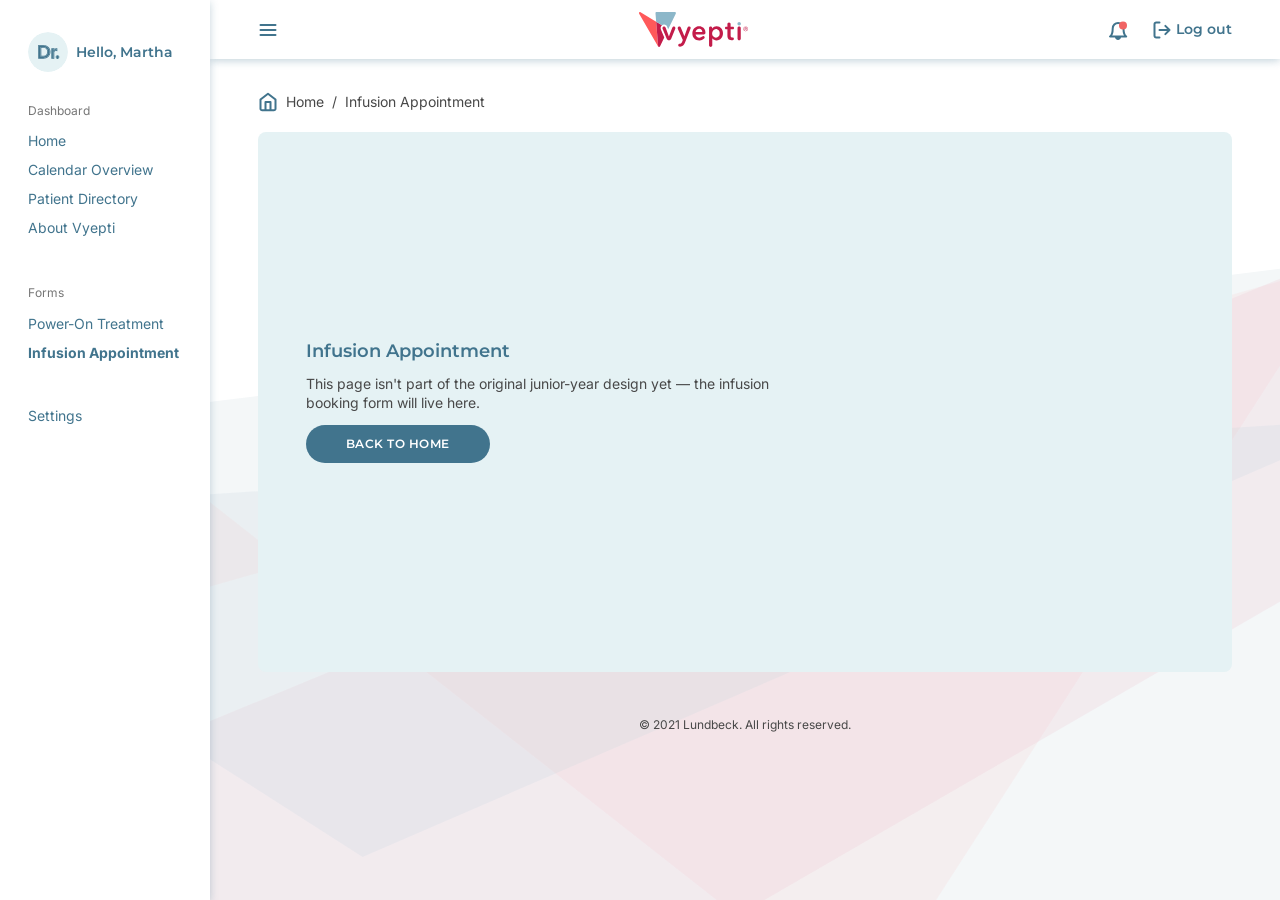
<file: vyepti/infusion-appointment.html>
<!DOCTYPE html>
<html lang="en">
    <head>
        <meta charset="UTF-8">
        <meta name="viewport" content="width=device-width, initial-scale=1.0">
        <link rel="icon" type="image/svg+xml" href="assets/icons/logo.svg">
        <title>Infusion Appointment | Vyepti Web App Demo</title>

        <link href="https://cdn.jsdelivr.net/npm/bootstrap@5.3.0/dist/css/bootstrap.min.css" rel="stylesheet">
        <link href="main.css" rel="stylesheet">
        <link href="app.css" rel="stylesheet">
        <link href="vyepti-components.css" rel="stylesheet">

        <link rel="preconnect" href="https://fonts.googleapis.com">
        <link rel="preconnect" href="https://fonts.gstatic.com" crossorigin>
        <link href="https://fonts.googleapis.com/css2?family=Inter:wght@400;500;600;700&family=Montserrat:wght@500;600;700&family=Open+Sans:wght@400;600;700&display=swap" rel="stylesheet">
    </head>

    <body>
        <div class="vy-shell" id="vyShell">
            <img class="vy-bg-shapes" src="assets/icons/bg-shapes.svg" alt="">

            <aside class="vy-sidebar">
                <div class="vy-user">
                    <img class="vy-user__pic" src="assets/icons/profile-pic.svg" alt="">
                    <span class="vy-user__name">Hello, Martha</span>
                </div>

                <nav class="vy-nav">
                    <div class="vy-nav__group">
                        <p class="vy-nav__label">Dashboard</p>
                        <ul class="vy-nav__list">
                            <li><a href="dashboard.html">Home</a></li>
                            <li><a href="calendar-overview.html">Calendar Overview</a></li>
                            <li><a href="patient-directory.html">Patient Directory</a></li>
                            <li><a href="about-vyepti.html">About Vyepti</a></li>
                        </ul>
                    </div>
                    <div class="vy-nav__group">
                        <p class="vy-nav__label">Forms</p>
                        <ul class="vy-nav__list">
                            <li><a href="power-on-treatment.html">Power-On Treatment</a></li>
                            <li class="active"><a href="infusion-appointment.html" aria-current="page">Infusion Appointment</a></li>
                        </ul>
                    </div>
                    <a class="vy-nav__settings" href="settings.html">Settings</a>
                </nav>
            </aside>

            <div class="vy-main">
                <header class="vy-topbar">
                    <button class="vy-topbar__menu" id="sidebarToggle" type="button" aria-label="Toggle sidebar" aria-controls="vyShell" aria-expanded="true">
                        <img src="assets/icons/menu.svg" alt="" width="20" height="20">
                    </button>
                    <img class="vy-topbar__logo" src="assets/icons/logo.svg" alt="Vyepti">
                    <div class="vy-topbar__actions">
                        <button class="vy-topbar__bell" type="button" aria-label="Notifications">
                            <img src="assets/icons/bell.svg" alt="" width="20" height="20">
                        </button>
                        <a class="d-flex align-items-center gap-1" href="login.html" style="color: var(--vy-blue); font-family: var(--font-heading); font-weight: 600; font-size: 14px;">
                            <img src="assets/icons/log-out.svg" alt="" width="20" height="20">
                            Log out
                        </a>
                    </div>
                </header>

                <div class="vy-content">
                    <main class="vy-page">
                        <div class="vy-breadcrumb">
                            <img src="assets/icons/home.svg" alt="">
                            <a href="dashboard.html" class="text-decoration-none" style="color: var(--vy-body);">Home</a>
                            <span>/</span>
                            <span>Infusion Appointment</span>
                        </div>

                        <div class="vy-placeholder-page">
                            <h1 class="vy-date">Infusion Appointment</h1>
                            <p class="vy-feature-card__text" style="max-width: 480px;">This page isn't part of the original junior-year design yet — the infusion booking form will live here.</p>
                            <a class="vy-btn" href="dashboard.html">Back to Home</a>
                        </div>

                        <footer class="vy-footer">© 2021 Lundbeck. All rights reserved.</footer>
                    </main>
                </div>
            </div>
        </div>

        <script src="https://cdn.jsdelivr.net/npm/bootstrap@5.3.0/dist/js/bootstrap.bundle.min.js"></script>
        <script>
            document.getElementById('sidebarToggle').addEventListener('click', function () {
                var shell = document.getElementById('vyShell');
                var collapsed = shell.classList.toggle('vy-sidebar-collapsed');
                this.setAttribute('aria-expanded', String(!collapsed));
            });
        </script>
    </body>
</html>
</file>
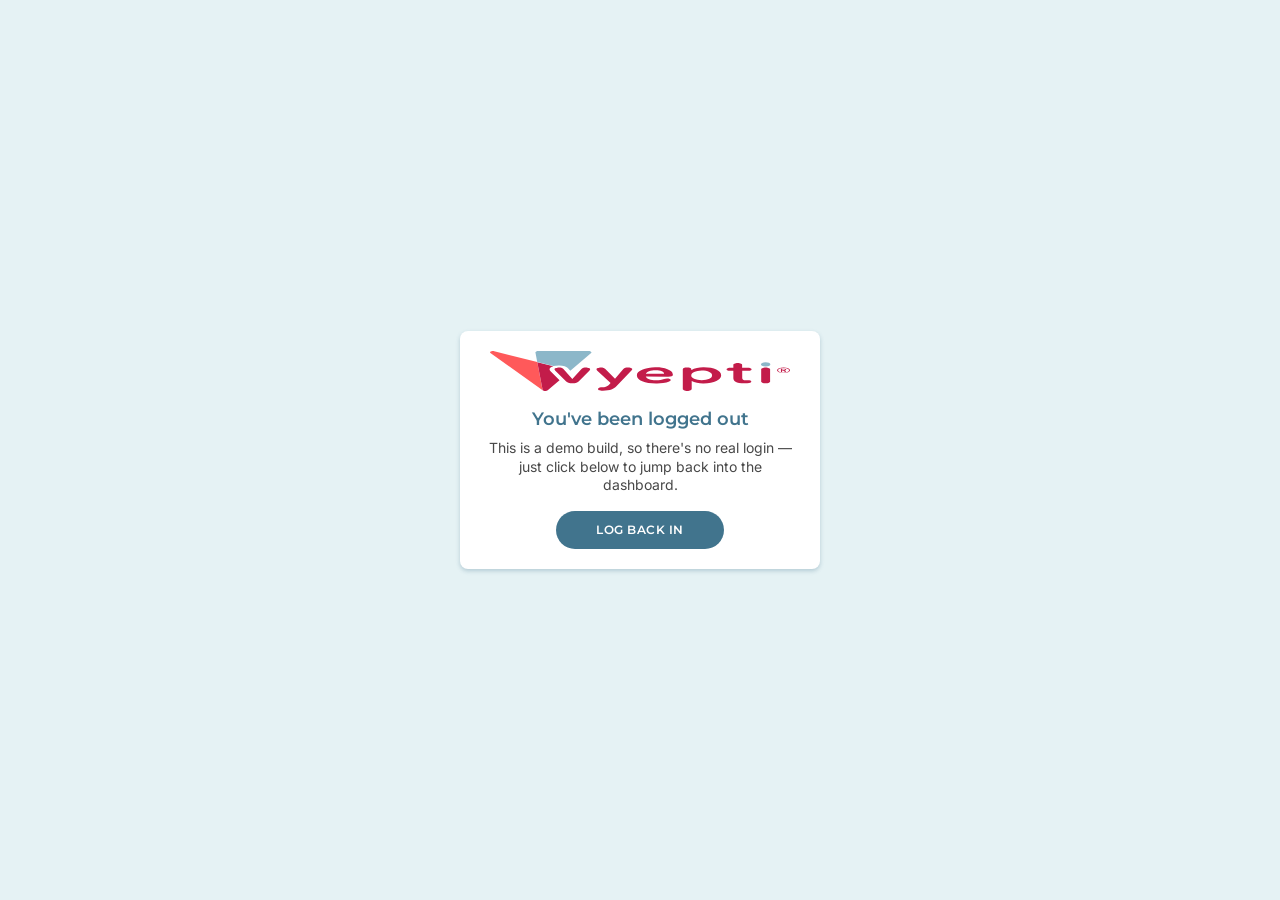
<file: vyepti/login.html>
<!DOCTYPE html>
<html lang="en">
    <head>
        <meta charset="UTF-8">
        <meta name="viewport" content="width=device-width, initial-scale=1.0">
        <link rel="icon" type="image/svg+xml" href="assets/icons/logo.svg">
        <title>Log In | Vyepti Web App Demo</title>

        <link href="https://cdn.jsdelivr.net/npm/bootstrap@5.3.0/dist/css/bootstrap.min.css" rel="stylesheet">
        <link href="main.css" rel="stylesheet">
        <link href="app.css" rel="stylesheet">
        <link href="vyepti-components.css" rel="stylesheet">

        <link rel="preconnect" href="https://fonts.googleapis.com">
        <link rel="preconnect" href="https://fonts.gstatic.com" crossorigin>
        <link href="https://fonts.googleapis.com/css2?family=Inter:wght@400;500;600;700&family=Montserrat:wght@500;600;700&family=Open+Sans:wght@400;600;700&display=swap" rel="stylesheet">
    </head>

    <body style="background-color: var(--vy-teal-20); min-height: 100vh;">
        <div class="d-flex align-items-center justify-content-center" style="min-height: 100vh;">
            <div class="vy-feature-card flex-column align-items-center text-center gap-3" style="max-width: 360px; width: 90%;">
                <img src="assets/icons/logo.svg" alt="Vyepti" style="height: 40px; width: auto;">
                <div>
                    <p class="vy-feature-card__title mb-2">You've been logged out</p>
                    <p class="vy-feature-card__text">This is a demo build, so there's no real login — just click below to jump back into the dashboard.</p>
                </div>
                <a class="vy-btn" href="dashboard.html">Log back in</a>
            </div>
        </div>
    </body>
</html>
</file>
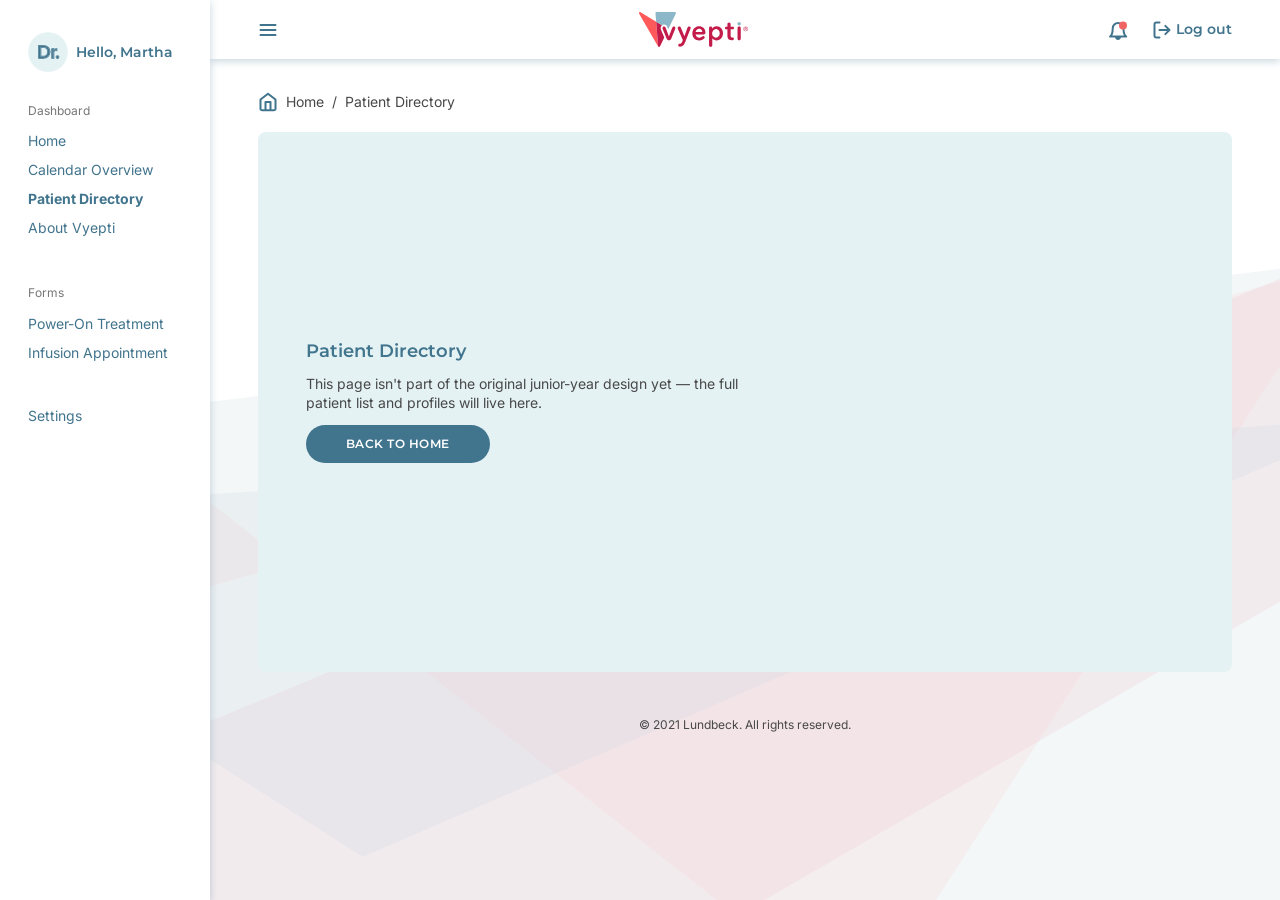
<file: vyepti/patient-directory.html>
<!DOCTYPE html>
<html lang="en">
    <head>
        <meta charset="UTF-8">
        <meta name="viewport" content="width=device-width, initial-scale=1.0">
        <link rel="icon" type="image/svg+xml" href="assets/icons/logo.svg">
        <title>Patient Directory | Vyepti Web App Demo</title>

        <link href="https://cdn.jsdelivr.net/npm/bootstrap@5.3.0/dist/css/bootstrap.min.css" rel="stylesheet">
        <link href="main.css" rel="stylesheet">
        <link href="app.css" rel="stylesheet">
        <link href="vyepti-components.css" rel="stylesheet">

        <link rel="preconnect" href="https://fonts.googleapis.com">
        <link rel="preconnect" href="https://fonts.gstatic.com" crossorigin>
        <link href="https://fonts.googleapis.com/css2?family=Inter:wght@400;500;600;700&family=Montserrat:wght@500;600;700&family=Open+Sans:wght@400;600;700&display=swap" rel="stylesheet">
    </head>

    <body>
        <div class="vy-shell" id="vyShell">
            <img class="vy-bg-shapes" src="assets/icons/bg-shapes.svg" alt="">

            <aside class="vy-sidebar">
                <div class="vy-user">
                    <img class="vy-user__pic" src="assets/icons/profile-pic.svg" alt="">
                    <span class="vy-user__name">Hello, Martha</span>
                </div>

                <nav class="vy-nav">
                    <div class="vy-nav__group">
                        <p class="vy-nav__label">Dashboard</p>
                        <ul class="vy-nav__list">
                            <li><a href="dashboard.html">Home</a></li>
                            <li><a href="calendar-overview.html">Calendar Overview</a></li>
                            <li class="active"><a href="patient-directory.html" aria-current="page">Patient Directory</a></li>
                            <li><a href="about-vyepti.html">About Vyepti</a></li>
                        </ul>
                    </div>
                    <div class="vy-nav__group">
                        <p class="vy-nav__label">Forms</p>
                        <ul class="vy-nav__list">
                            <li><a href="power-on-treatment.html">Power-On Treatment</a></li>
                            <li><a href="infusion-appointment.html">Infusion Appointment</a></li>
                        </ul>
                    </div>
                    <a class="vy-nav__settings" href="settings.html">Settings</a>
                </nav>
            </aside>

            <div class="vy-main">
                <header class="vy-topbar">
                    <button class="vy-topbar__menu" id="sidebarToggle" type="button" aria-label="Toggle sidebar" aria-controls="vyShell" aria-expanded="true">
                        <img src="assets/icons/menu.svg" alt="" width="20" height="20">
                    </button>
                    <img class="vy-topbar__logo" src="assets/icons/logo.svg" alt="Vyepti">
                    <div class="vy-topbar__actions">
                        <button class="vy-topbar__bell" type="button" aria-label="Notifications">
                            <img src="assets/icons/bell.svg" alt="" width="20" height="20">
                        </button>
                        <a class="d-flex align-items-center gap-1" href="login.html" style="color: var(--vy-blue); font-family: var(--font-heading); font-weight: 600; font-size: 14px;">
                            <img src="assets/icons/log-out.svg" alt="" width="20" height="20">
                            Log out
                        </a>
                    </div>
                </header>

                <div class="vy-content">
                    <main class="vy-page">
                        <div class="vy-breadcrumb">
                            <img src="assets/icons/home.svg" alt="">
                            <a href="dashboard.html" class="text-decoration-none" style="color: var(--vy-body);">Home</a>
                            <span>/</span>
                            <span>Patient Directory</span>
                        </div>

                        <div class="vy-placeholder-page">
                            <h1 class="vy-date">Patient Directory</h1>
                            <p class="vy-feature-card__text" style="max-width: 480px;">This page isn't part of the original junior-year design yet — the full patient list and profiles will live here.</p>
                            <a class="vy-btn" href="dashboard.html">Back to Home</a>
                        </div>

                        <footer class="vy-footer">© 2021 Lundbeck. All rights reserved.</footer>
                    </main>
                </div>
            </div>
        </div>

        <script src="https://cdn.jsdelivr.net/npm/bootstrap@5.3.0/dist/js/bootstrap.bundle.min.js"></script>
        <script>
            document.getElementById('sidebarToggle').addEventListener('click', function () {
                var shell = document.getElementById('vyShell');
                var collapsed = shell.classList.toggle('vy-sidebar-collapsed');
                this.setAttribute('aria-expanded', String(!collapsed));
            });
        </script>
    </body>
</html>
</file>
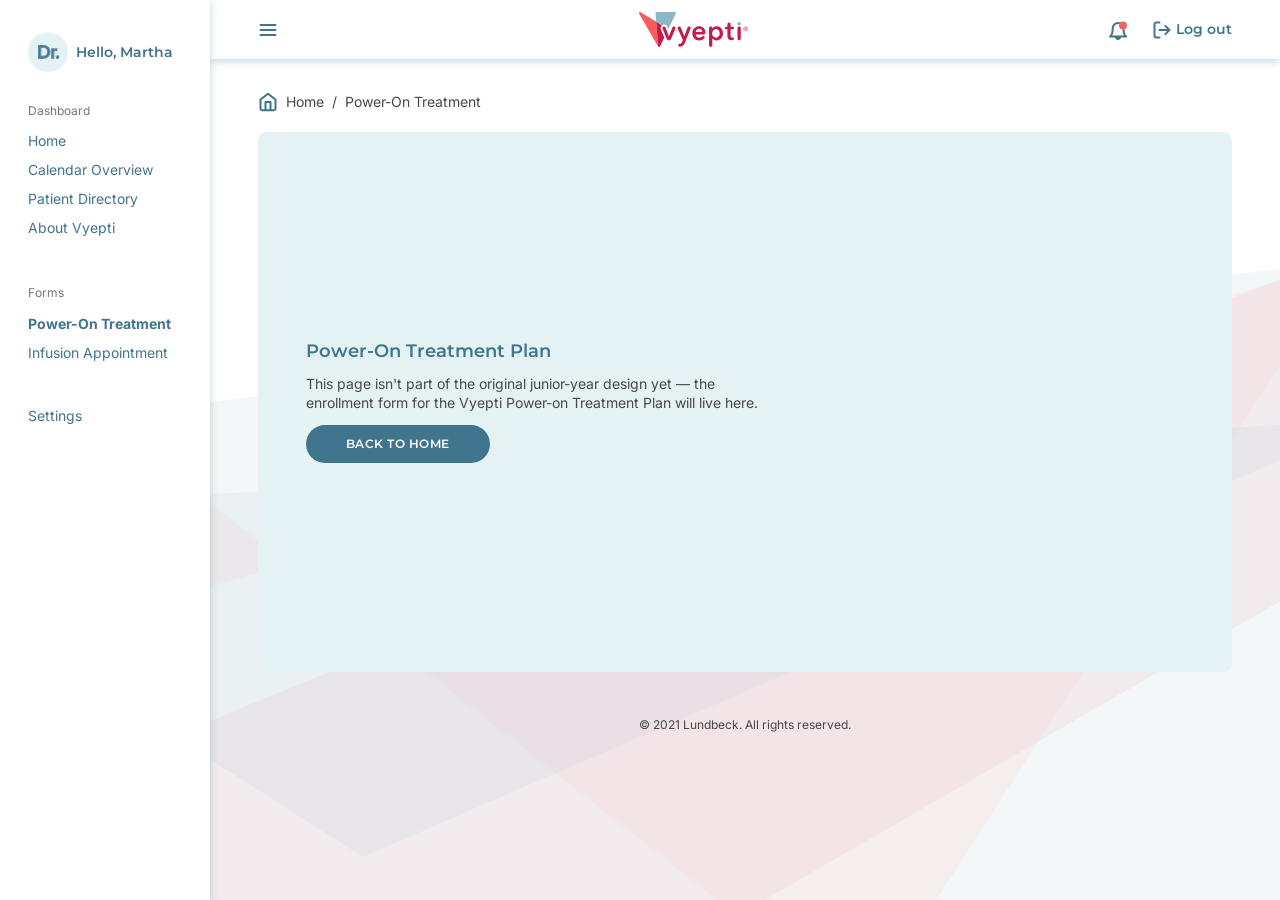
<file: vyepti/power-on-treatment.html>
<!DOCTYPE html>
<html lang="en">
    <head>
        <meta charset="UTF-8">
        <meta name="viewport" content="width=device-width, initial-scale=1.0">
        <link rel="icon" type="image/svg+xml" href="assets/icons/logo.svg">
        <title>Power-On Treatment | Vyepti Web App Demo</title>

        <link href="https://cdn.jsdelivr.net/npm/bootstrap@5.3.0/dist/css/bootstrap.min.css" rel="stylesheet">
        <link href="main.css" rel="stylesheet">
        <link href="app.css" rel="stylesheet">
        <link href="vyepti-components.css" rel="stylesheet">

        <link rel="preconnect" href="https://fonts.googleapis.com">
        <link rel="preconnect" href="https://fonts.gstatic.com" crossorigin>
        <link href="https://fonts.googleapis.com/css2?family=Inter:wght@400;500;600;700&family=Montserrat:wght@500;600;700&family=Open+Sans:wght@400;600;700&display=swap" rel="stylesheet">
    </head>

    <body>
        <div class="vy-shell" id="vyShell">
            <img class="vy-bg-shapes" src="assets/icons/bg-shapes.svg" alt="">

            <aside class="vy-sidebar">
                <div class="vy-user">
                    <img class="vy-user__pic" src="assets/icons/profile-pic.svg" alt="">
                    <span class="vy-user__name">Hello, Martha</span>
                </div>

                <nav class="vy-nav">
                    <div class="vy-nav__group">
                        <p class="vy-nav__label">Dashboard</p>
                        <ul class="vy-nav__list">
                            <li><a href="dashboard.html">Home</a></li>
                            <li><a href="calendar-overview.html">Calendar Overview</a></li>
                            <li><a href="patient-directory.html">Patient Directory</a></li>
                            <li><a href="about-vyepti.html">About Vyepti</a></li>
                        </ul>
                    </div>
                    <div class="vy-nav__group">
                        <p class="vy-nav__label">Forms</p>
                        <ul class="vy-nav__list">
                            <li class="active"><a href="power-on-treatment.html" aria-current="page">Power-On Treatment</a></li>
                            <li><a href="infusion-appointment.html">Infusion Appointment</a></li>
                        </ul>
                    </div>
                    <a class="vy-nav__settings" href="settings.html">Settings</a>
                </nav>
            </aside>

            <div class="vy-main">
                <header class="vy-topbar">
                    <button class="vy-topbar__menu" id="sidebarToggle" type="button" aria-label="Toggle sidebar" aria-controls="vyShell" aria-expanded="true">
                        <img src="assets/icons/menu.svg" alt="" width="20" height="20">
                    </button>
                    <img class="vy-topbar__logo" src="assets/icons/logo.svg" alt="Vyepti">
                    <div class="vy-topbar__actions">
                        <button class="vy-topbar__bell" type="button" aria-label="Notifications">
                            <img src="assets/icons/bell.svg" alt="" width="20" height="20">
                        </button>
                        <a class="d-flex align-items-center gap-1" href="login.html" style="color: var(--vy-blue); font-family: var(--font-heading); font-weight: 600; font-size: 14px;">
                            <img src="assets/icons/log-out.svg" alt="" width="20" height="20">
                            Log out
                        </a>
                    </div>
                </header>

                <div class="vy-content">
                    <main class="vy-page">
                        <div class="vy-breadcrumb">
                            <img src="assets/icons/home.svg" alt="">
                            <a href="dashboard.html" class="text-decoration-none" style="color: var(--vy-body);">Home</a>
                            <span>/</span>
                            <span>Power-On Treatment</span>
                        </div>

                        <div class="vy-placeholder-page">
                            <h1 class="vy-date">Power-On Treatment Plan</h1>
                            <p class="vy-feature-card__text" style="max-width: 480px;">This page isn't part of the original junior-year design yet — the enrollment form for the Vyepti Power-on Treatment Plan will live here.</p>
                            <a class="vy-btn" href="dashboard.html">Back to Home</a>
                        </div>

                        <footer class="vy-footer">© 2021 Lundbeck. All rights reserved.</footer>
                    </main>
                </div>
            </div>
        </div>

        <script src="https://cdn.jsdelivr.net/npm/bootstrap@5.3.0/dist/js/bootstrap.bundle.min.js"></script>
        <script>
            document.getElementById('sidebarToggle').addEventListener('click', function () {
                var shell = document.getElementById('vyShell');
                var collapsed = shell.classList.toggle('vy-sidebar-collapsed');
                this.setAttribute('aria-expanded', String(!collapsed));
            });
        </script>
    </body>
</html>
</file>
<file: urban-rehab/main.css>
/* ───────────────────────────────────────────────
    TABLE OF CONTENTS
    1. Global Settings
    2. Primitive Tokens
        2.A. Color Palettes
        2.B. Typography Tokens
        2.C. Spacing Tokens
    3. CSS Variables - Design Tokens
        2.A. Spacing Scale
    4. Page Layout
    5. Typography
    6. Responsive Settings
───────────────────────────────────────────────*/

/* ───────────────────────────────────────────────
Global Settings
───────────────────────────────────────────────*/
* {
    margin:     0;
    padding:    0;
    box-sizing: border-box;
}

html, body {
    overflow-x:  hidden;
    overflow-x:  clip;
    font-family: 'Barlow', sans-serif;
    color:       var(--color-body-text);
    background:  var(--color-white);
}

a {
    color:           inherit;
    text-decoration: none;
}

button {
    font-family: inherit;
    cursor:      pointer;
}

img {
    max-width: 100%;
    display:   block;
}

ul {
    list-style: none;
}

:root {
    /* ───────────────────────────────────────────────
    Primitive Tokens > Color Palettes
    ───────────────────────────────────────────────*/
    --white:              #FFFFFF;
    --off-white:          #F7F7F7;
    --gray-6:             #F2F2F2;
    --gray-5:             #E0E0E0;

    /* UR Green scale (0% = base brand green, positive % = darker shades, negative % = lighter tints) */
    --ur-green-90:        #121510;
    --ur-green-80:        #252B1F;
    --ur-green-60:        #41564D;
    --ur-green-40:        #6E805E;
    --ur-green-20:        #92AB7E;
    --ur-green:           #B7D69E;
    --ur-green-tint-20:   #C7DFB3;
    --ur-green-tint-40:   #D7E8C9;
    --ur-green-tint-60:   #E5F1DF;
    --ur-green-tint-80:   #F1F7EB;

    /* UR Gray Blue scale */
    --ur-gray-blue:       #5A88A3;
    --ur-gray-blue-20:    #7BA0B5;

    --heading-color:      #31302F;
    --body-color:         #62605E;

    /* ───────────────────────────────────────────────
    Primitive Tokens > Typography Token
    ───────────────────────────────────────────────*/
    --font-body:          'Barlow', sans-serif;
    --font-heading:       'Barlow Semi Condensed', sans-serif;

    --fs-h02:             44px; /* hero headline */
    --lh-h02:             45px;
    --fs-h03:             39px; /* section headline */
    --lh-h03:             38px;
    --fs-h05:             24px; /* eyebrow / card title */
    --lh-h05:             23px;
    --fs-h06:             18px; /* nav links / mega menu titles */

    --fs-body-01:         18px;
    --lh-body-01:         23.2px;
    --fs-body-02:         16px;
    --lh-body-02:         23.2px;
    --fs-caption:         14px;
    --lh-caption:         17.7px;

    /* ───────────────────────────────────────────────
    Primitive Tokens > Spacing Tokens
    ───────────────────────────────────────────────*/
    --space-1:  4px;
    --space-2:  8px;
    --space-3:  12px;
    --space-4:  16px;
    --space-5:  20px;
    --space-6:  24px;
    --space-7:  32px;
    --space-8:  40px;
    --space-9:  48px;
    --space-10: 64px;
    --space-11: 96px;

    /* ───────────────────────────────────────────────
    Primitive Tokens > Border Radius
    ───────────────────────────────────────────────*/
    --radius-sm:   4px;
    --radius-md:   8px;
    --radius-lg:   16px;
    --radius-full: 999px;
}

/* ───────────────────────────────────────────────
CSS Variables - Design Tokens
───────────────────────────────────────────────*/
:root {
    --color-heading-text:  var(--heading-color);
    --color-body-text:     var(--body-color);
    --color-brand-dark:    var(--ur-green-60);
    --color-brand-darkest: var(--ur-green-80);
    --color-brand-accent:  var(--ur-gray-blue);
    --shadow-ur:           0 4px 14px rgba(137, 167, 121, 0.4);
}

/* ───────────────────────────────────────────────
Page Layout
───────────────────────────────────────────────*/
.container {
    width: 100%;
}

/* ───────────────────────────────────────────────
Typography
───────────────────────────────────────────────*/
h1, h2, h3, h4, h5, h6 {
    font-family:   var(--font-heading);
    font-weight:   500;
    color:         var(--color-heading-text);
    margin-bottom: 0;
}

p {
    font-family:   var(--font-body);
    font-weight:   400;
    color:         var(--color-body-text);
    margin-bottom: 0;
}

.eyebrow {
    font-family:    var(--font-heading);
    font-weight:    500;
    font-size:      var(--fs-h05);
    line-height:    var(--lh-h05);
    color:          var(--color-brand-accent);
    margin-bottom:  var(--space-2);
}

/* ───────────────────────────────────────────────
Responsive Settings
───────────────────────────────────────────────*/
@media screen and (min-width: 1920px) {}

/*Widescreen*/ /*xxl*/
@media screen and (min-width: 1440px) {}

/*Tablet LG START*/ /*lg*/
@media screen and (max-width: 992px) {
    :root {
        --fs-h02: 36px;
        --lh-h02: 40px;
        --fs-h03: 32px;
        --lh-h03: 34px;
    }
}

/*Tablet*/ /*md*/
@media screen and (max-width: 768px) {
    :root {
        --fs-h02: 30px;
        --lh-h02: 36px;
        --fs-h03: 28px;
        --lh-h03: 32px;
    }
}

/*Mobile*/ /*sm*/
@media screen and (max-width: 567px) {}
</file>
<file: urban-rehab/page.css>
/* ───────────────────────────────────────────────
    TABLE OF CONTENTS
    1. Header / Navigation Layout
    2. Mega Menu & Dropdown Layout
    3. Mobile Menu Layout
    4. Hero Layout
    5. Info Cards Layout
    6. About Layout
    7. Services Layout
    8. Team Layout
    9. Testimonials Layout
    10. Insurance / CTA Layout
    11. Find Us Layout
    12. Footer Layout
    13. Responsive Settings
───────────────────────────────────────────────*/

/* ───────────────────────────────────────────────
1. Header / Navigation Layout
───────────────────────────────────────────────*/
.site-header {
    position: relative;
    z-index:  1000;
}

.topbar-inner {
    display:         flex;
    align-items:     center;
    justify-content: space-between;
    gap:             var(--space-5);
    padding:         var(--space-1) var(--space-8);
}

.topbar-branches {
    display:  flex;
    flex-wrap: wrap;
}

.branch-item {
    display:     flex;
    gap:         var(--space-1);
    align-items: baseline;
    padding:     var(--space-1) var(--space-5) var(--space-1) 0;
    margin-right: var(--space-5);
}

.topbar-social {
    display:     flex;
    align-items: center;
    gap:         var(--space-3);
    flex-shrink: 0;
}

.main-nav-inner {
    display:         flex;
    align-items:     center;
    justify-content: space-between;
    gap:             var(--space-6);
    padding:         var(--space-5) var(--space-8);
}

.brand-logo {
    display:     flex;
    align-items: center;
    gap:         var(--space-3);
    flex-shrink: 0;
}

.main-nav-links {
    display:     flex;
    align-items: center;
    gap:         var(--space-7);
    margin-bottom: 0;
}

.nav-item {
    position: relative;
}

.nav-link {
    display:     flex;
    align-items: center;
    gap:         var(--space-1);
    white-space: nowrap;
}

/* ───────────────────────────────────────────────
2. Mega Menu & Dropdown Layout
───────────────────────────────────────────────*/
.mega-menu {
    position: absolute;
    top:      calc(100% + 20px);
    left:     50%;
    transform: translateX(-50%);
    width:    min(1180px, 92vw);
    z-index:  1100;
    display:  none;
}

.nav-item.has-mega:hover .mega-menu,
.nav-item.has-mega.is-open .mega-menu {
    display: block;
}

.mega-menu-inner {
    display:               grid;
    grid-template-columns: repeat(5, 1fr);
    gap:                   var(--space-8) var(--space-6);
    padding:               var(--space-8);
}

.mega-menu-col {
    display:        flex;
    flex-direction: column;
    gap:            var(--space-2);
}

.mega-menu-thumb {
    width:  100%;
    height: 110px;
}

.mega-menu-sublist {
    display:        flex;
    flex-direction: column;
    gap:            var(--space-2);
    margin-bottom: 0;
}

.mega-menu-subitem {
    display:     flex;
    align-items: flex-start;
    gap:         var(--space-2);
}

.simple-dropdown {
    position: absolute;
    top:      calc(100% + 20px);
    left:     0;
    min-width: 200px;
    z-index:  1100;
    display:  none;
}

.nav-item.has-dropdown:hover .simple-dropdown,
.nav-item.has-dropdown.is-open .simple-dropdown {
    display: block;
}

.simple-dropdown-list {
    display:        flex;
    flex-direction: column;
    padding:        var(--space-3);
    margin-bottom:  0;
}

/* ───────────────────────────────────────────────
3. Mobile Menu Layout
───────────────────────────────────────────────*/
.mobile-navbar-inner {
    display:         flex;
    align-items:     center;
    justify-content: space-between;
    padding:         var(--space-4) var(--space-5);
}

.hamburger-btn {
    display:        flex;
    flex-direction: column;
    justify-content: center;
    gap:            5px;
    width:          40px;
    height:         40px;
    border:         none;
    background:     none;
    padding:        0;
}

.hamburger-btn span {
    display: block;
    width:   30px;
    height:  3px;
}

.mobile-menu {
    position:   fixed;
    inset:      0;
    z-index:    1200;
    overflow:   hidden;
    visibility: hidden;
    transform:  translateX(100%);
}

.mobile-menu.is-open {
    visibility: visible;
    transform:  translateX(0);
}

.mobile-menu-header {
    display:         flex;
    align-items:     center;
    justify-content: space-between;
    padding:         var(--space-4) var(--space-5);
}

.mobile-menu-close {
    width:   40px;
    height:  40px;
    border:  none;
    background: none;
    display: flex;
    align-items: center;
    justify-content: center;
}

.mobile-menu-track {
    display:    flex;
    height:     calc(100% - 72px);
    transition: transform 0.35s ease;
}

.mobile-menu-panel {
    flex:      0 0 100%;
    width:     100%;
    height:    100%;
    overflow-y: auto;
    display:   flex;
    flex-direction: column;
    padding:   var(--space-6) var(--space-6) var(--space-8);
}

.mobile-menu-list {
    display:        flex;
    flex-direction: column;
    margin-bottom:  auto;
}

.mobile-menu-list li {
    display: block;
}

.mobile-menu-link,
.mobile-menu-parent {
    display:         flex;
    align-items:     center;
    justify-content: space-between;
    width:           100%;
    padding:         var(--space-4) 0;
    border:          none;
    background:      none;
    text-align:      left;
}

.mobile-menu-back {
    display:     flex;
    align-items: center;
    gap:         var(--space-2);
    border:      none;
    background:  none;
    padding:     var(--space-2) 0 var(--space-5);
    align-self:  flex-start;
}

.mobile-menu-cta {
    display:        block;
    text-align:     center;
    width:          100%;
    margin-top:     var(--space-6);
}

.mobile-menu-socials {
    margin-top: var(--space-5);
}

.mobile-menu-socials-icons {
    display: flex;
    gap:     var(--space-3);
    margin-top: var(--space-2);
}

/* ───────────────────────────────────────────────
4. Hero Layout
───────────────────────────────────────────────*/
.hero-banner {
    position: relative;
    display:  flex;
    align-items: center;
    min-height: 617px;
    overflow: hidden;
}

.hero-bg-placeholder {
    position: absolute;
    inset:    0;
}

.hero-overlay {
    position: absolute;
    inset:    0;
}

.hero-content {
    position:  relative;
    z-index:   2;
    max-width: 500px;
    display:   flex;
    flex-direction: column;
    gap:       var(--space-4);
    padding-top: var(--space-11);
    padding-bottom: var(--space-11);
}

/* ───────────────────────────────────────────────
5. Info Cards Layout
───────────────────────────────────────────────*/
.info-cards-section {
    position: relative;
    z-index:  3;
    margin-top: -94px;
}

.info-cards-row {
    display: flex;
    flex-wrap: wrap;
}

.info-card {
    flex:    1 1 33.3333%;
    display: flex;
    flex-direction: column;
    gap:     var(--space-5);
    padding: var(--space-8) var(--space-8);
}

.info-card-media {
    width:  100%;
    height: 120px;
}

.hours-list {
    display:        flex;
    flex-direction: column;
    gap:            var(--space-4);
    margin-bottom: 0;
}

.hours-row {
    display:         flex;
    align-items:     center;
    justify-content: space-between;
    padding-bottom:  var(--space-4);
}

/* ───────────────────────────────────────────────
6. About Layout
───────────────────────────────────────────────*/
.about-section {
    position: relative;
    padding:  var(--space-11) 0;
    overflow: hidden;
}

.about-bg-placeholder {
    position: absolute;
    inset:    var(--space-8);
}

.about-card {
    position:  relative;
    z-index:   2;
    max-width: 428px;
    margin-left: auto;
    display:   flex;
    flex-direction: column;
    gap:       var(--space-5);
    padding:   var(--space-8);
}

/* ───────────────────────────────────────────────
7. Services Layout
───────────────────────────────────────────────*/
.services-section {
    padding: var(--space-11) 0;
}

.services-intro {
    display:        flex;
    flex-direction: column;
    align-items:    center;
    text-align:     center;
    gap:            var(--space-5);
    margin-bottom:  var(--space-8);
}

.section-lead {
    max-width: 854px;
}

.services-grid {
    display:               grid;
    grid-template-columns: repeat(3, 1fr);
    gap:                   var(--space-8) var(--space-6);
    margin-bottom:         var(--space-8);
}

.service-card {
    display:        flex;
    flex-direction: column;
    gap:            var(--space-3);
    padding:        var(--space-6);
}

.service-card-media {
    width:  100%;
    height: 150px;
}

.services-load-more {
    display: flex;
    justify-content: center;
}

/* Extra service cards are always visible at md+ (all 6 shown per desktop design);
   "Load More" only does work below the md breakpoint, see responsive settings. */
@media screen and (min-width: 769px) {
    .services-load-more {
        display: none;
    }
}

/* ───────────────────────────────────────────────
8. Team Layout
───────────────────────────────────────────────*/
.team-section {
    padding: var(--space-11) 0;
}

.team-row {
    display:               grid;
    grid-template-columns: 5fr 7fr;
    gap:                   var(--space-8);
    align-items:           start;
}

.team-intro {
    display:        flex;
    flex-direction: column;
    gap:            var(--space-4);
}

.team-grid {
    display:               grid;
    grid-template-columns: repeat(2, 1fr);
    gap:                   var(--space-6);
}

.team-card {
    display: flex;
    flex-direction: column;
}

.team-card-media {
    width:  100%;
    height: 180px;
}

.team-card-body {
    padding: var(--space-4);
}

/* ───────────────────────────────────────────────
9. Testimonials Layout
───────────────────────────────────────────────*/
.testimonials-section {
    position: relative;
    padding:  var(--space-11) 0;
    overflow: hidden;
}

.testimonials-bg-placeholder {
    position: absolute;
    inset:    0;
}

.testimonials-content {
    position:       relative;
    z-index:        2;
    display:        flex;
    flex-direction: column;
    align-items:    center;
    text-align:     center;
    gap:            var(--space-8);
}

.testimonial-carousel {
    display:     flex;
    align-items: center;
    gap:         var(--space-5);
    width:       100%;
    max-width:   1152px;
}

.testimonial-arrow {
    flex-shrink: 0;
    width:       50px;
    height:      50px;
    display:     flex;
    align-items: center;
    justify-content: center;
    border:      none;
}

.testimonial-viewport {
    flex:     1;
    overflow: hidden;
}

.testimonial-track {
    display:    flex;
    transition: transform 0.4s ease;
}

.testimonial-card {
    flex:           0 0 100%;
    display:        flex;
    flex-direction: column;
    align-items:    center;
    gap:            var(--space-5);
    padding:        0 var(--space-5);
}

.testimonial-author {
    display:     flex;
    align-items: center;
    gap:         var(--space-4);
}

.testimonial-avatar {
    width:  45px;
    height: 45px;
    flex-shrink: 0;
}

.testimonial-dots {
    display:         flex;
    align-items:     center;
    justify-content: center;
    gap:             var(--space-3);
}

/* ───────────────────────────────────────────────
10. Insurance / CTA Layout
───────────────────────────────────────────────*/
.insurance-section {
    position: relative;
    padding:  var(--space-11) 0;
    overflow: hidden;
}

.insurance-bg-placeholder {
    position: absolute;
    inset:    0;
    left:     55%;
}

.insurance-content {
    position:       relative;
    z-index:        2;
    max-width:      475px;
    display:        flex;
    flex-direction: column;
    gap:            var(--space-8);
}

.insurance-logos-block {
    display:        flex;
    flex-direction: column;
    gap:            var(--space-5);
}

.insurance-logos-grid {
    display:               grid;
    grid-template-columns: repeat(3, 1fr);
    gap:                   var(--space-4);
}

.logo-placeholder {
    height: 50px;
}

/* ───────────────────────────────────────────────
11. Find Us Layout
───────────────────────────────────────────────*/
.find-us-section {
    padding: var(--space-11) 0 0;
}

.find-us-intro {
    display:        flex;
    flex-direction: column;
    align-items:    center;
    text-align:     center;
    gap:            var(--space-5);
    margin-bottom:  var(--space-8);
}

.locations-grid {
    display:               grid;
    grid-template-columns: repeat(2, 1fr);
    gap:                   0 var(--space-8);
    text-align:            left;
}

.location-toggle {
    display:         flex;
    align-items:     center;
    justify-content: space-between;
    gap:             var(--space-4);
    width:           100%;
    padding:         var(--space-4) 0;
    border:          none;
    background:      none;
}

.location-name {
    display:     flex;
    align-items: center;
    gap:         var(--space-3);
}

.location-panel {
    display: grid;
    grid-template-rows: 0fr;
    transition: grid-template-rows 0.3s ease;
}

.location-item.is-open .location-panel {
    grid-template-rows: 1fr;
}

.location-panel-inner {
    overflow:   hidden;
    min-height: 0;
    padding:    0 0 var(--space-4);
}

.cta-banner {
    padding:        var(--space-9) 0;
    display:        flex;
    flex-direction: column;
    align-items:    center;
    text-align:     center;
    gap:            var(--space-5);
    margin-top:     var(--space-8);
}

/* ───────────────────────────────────────────────
12. Footer Layout
───────────────────────────────────────────────*/
.site-footer {
    padding: var(--space-9) 0 var(--space-5);
}

.footer-top {
    display:               grid;
    grid-template-columns: 3fr 2fr 2fr 2fr 3fr;
    gap:                   var(--space-8);
    padding-bottom:        var(--space-8);
}

.footer-brand {
    display:        flex;
    flex-direction: column;
    gap:            var(--space-4);
}

.footer-heading {
    margin-bottom: var(--space-4);
}

.footer-links {
    display:        flex;
    flex-direction: column;
    gap:            var(--space-3);
}

.footer-contact {
    display:        flex;
    flex-direction: column;
    gap:            var(--space-4);
}

.footer-contact-item {
    display:     flex;
    align-items: center;
    gap:         var(--space-3);
}

.footer-partner-logo {
    width:  108px;
    height: 75px;
    margin-left: auto;
}

.footer-bottom {
    display:         flex;
    align-items:     center;
    justify-content: space-between;
    flex-wrap:       wrap;
    gap:             var(--space-3);
    padding-top:     var(--space-4);
}

/* ───────────────────────────────────────────────
13. Responsive Settings
───────────────────────────────────────────────*/
@media screen and (min-width: 1920px) {}

/*Widescreen*/ /*xxl*/
@media screen and (min-width: 1440px) {}

/*Tablet LG START*/ /*lg*/
@media screen and (max-width: 992px) {
    .mega-menu-inner {
        grid-template-columns: repeat(3, 1fr);
    }

    .info-cards-section {
        margin-top: 0;
    }

    .info-card {
        flex: 1 1 100%;
    }

    .about-card {
        margin-left: 0;
        max-width: 100%;
    }

    .team-row {
        grid-template-columns: 1fr;
    }

    .footer-top {
        grid-template-columns: repeat(2, 1fr);
    }

    .footer-partner-logo {
        margin-left: 0;
    }
}

/*Tablet*/ /*md*/
@media screen and (max-width: 768px) {
    .hero-banner {
        min-height: 720px;
    }

    .hero-content {
        max-width: 100%;
        padding-top: var(--space-9);
        padding-bottom: var(--space-9);
    }

    .mega-menu-inner {
        grid-template-columns: repeat(2, 1fr);
    }

    .services-grid {
        grid-template-columns: repeat(2, 1fr);
    }

    .extra-service {
        display: none;
    }

    .extra-service.is-visible {
        display: flex;
    }

    .insurance-bg-placeholder {
        position: static;
        inset:    auto;
        height:   240px;
        margin-bottom: var(--space-6);
    }

    .insurance-content {
        max-width: 100%;
    }

    .insurance-logos-grid {
        grid-template-columns: repeat(2, 1fr);
    }

    .locations-grid {
        grid-template-columns: 1fr;
    }
}

/*Mobile*/ /*sm*/
@media screen and (max-width: 567px) {
    .topbar-inner,
    .main-nav-inner {
        padding-left:  var(--space-5);
        padding-right: var(--space-5);
    }

    .mega-menu-inner {
        grid-template-columns: 1fr;
        padding: var(--space-6);
    }

    .services-grid {
        grid-template-columns: 1fr;
    }

    .team-grid {
        gap: var(--space-4);
    }

    .footer-top {
        grid-template-columns: 1fr;
    }
}
</file>
<file: urban-rehab/urban-rehab-components.css>
/* ───────────────────────────────────────────────
    TABLE OF CONTENTS
    1. Buttons
    2. Placeholder Media
    3. Brand Logo
    4. Icons
    5. Header / Topbar / Nav
    6. Mega Menu & Dropdown
    7. Mobile Menu
    8. Hero
    9. Info Cards
    10. About
    11. Services
    12. Team
    13. Testimonials
    14. Insurance / CTA
    15. Find Us
    16. Footer
───────────────────────────────────────────────*/

/* ───────────────────────────────────────────────
1. Buttons
───────────────────────────────────────────────*/
.btn-ur {
    display:         inline-flex;
    align-items:     center;
    justify-content: center;
    padding:         7px 30px;
    border-radius:   var(--radius-sm);
    border:          1px solid transparent;
    font-family:     var(--font-body);
    font-weight:     600;
    font-size:       var(--fs-body-01);
    line-height:     normal;
    white-space:     nowrap;
    transition:      background-color 0.2s ease, box-shadow 0.2s ease, color 0.2s ease;
}

.btn-ur--primary {
    background: var(--ur-gray-blue);
    color:      var(--white);
}

.btn-ur--primary:hover {
    background: var(--ur-gray-blue-20);
    box-shadow: var(--shadow-ur);
    color:      var(--white);
}

.btn-ur--outline {
    background:  transparent;
    border-color: var(--ur-green-60);
    color:       var(--ur-green-60);
}

.btn-ur--outline:hover {
    background: var(--ur-green-60);
    color:      var(--white);
}

.btn-ur--dark {
    background: var(--ur-green-60);
    color:      var(--white);
}

.btn-ur--dark:hover {
    background: var(--ur-green-80);
    box-shadow: var(--shadow-ur);
}

/* ───────────────────────────────────────────────
2. Placeholder Media
───────────────────────────────────────────────*/
.placeholder-box {
    display:         flex;
    align-items:     center;
    justify-content: center;
    text-align:      center;
    background:      repeating-linear-gradient(
                        135deg,
                        var(--gray-6),
                        var(--gray-6) 10px,
                        var(--off-white) 10px,
                        var(--off-white) 20px
                     );
    border:          1px dashed var(--gray-5);
    color:           var(--body-color);
    font-size:       var(--fs-caption);
    font-weight:     600;
    letter-spacing:  0.02em;
    padding:         var(--space-2);
    border-radius:   var(--radius-md);
}

.placeholder-box--round {
    border-radius: var(--radius-full);
}

.placeholder-box--light {
    background: repeating-linear-gradient(
                    135deg,
                    rgba(255, 255, 255, 0.14),
                    rgba(255, 255, 255, 0.14) 10px,
                    rgba(255, 255, 255, 0.05) 10px,
                    rgba(255, 255, 255, 0.05) 20px
                );
    border-color: rgba(255, 255, 255, 0.4);
    color:        var(--white);
}

/* ───────────────────────────────────────────────
3. Brand Logo
───────────────────────────────────────────────*/
.brand-mark {
    display:         flex;
    align-items:     center;
    justify-content: center;
    flex-shrink:     0;
    width:           40px;
    height:          40px;
    border-radius:   38% 38% 38% 8%;
    background:      var(--ur-green);
    color:           var(--white);
    font-family:     var(--font-heading);
    font-weight:     600;
    font-size:       17px;
}

.brand-wordmark {
    display:        flex;
    flex-direction: column;
    line-height:    1.1;
}

.brand-name {
    font-family:    var(--font-heading);
    font-weight:    600;
    font-size:      20px;
    color:          var(--ur-green-60);
    letter-spacing: 0.01em;
}

.brand-tagline {
    font-family:    var(--font-body);
    font-size:      9px;
    font-weight:    600;
    letter-spacing: 0.12em;
    color:          var(--body-color);
    text-transform: uppercase;
}

.brand-logo--on-dark .brand-name {
    color: var(--white);
}

.brand-logo--on-dark .brand-tagline {
    color: var(--ur-green-tint-40);
}

/* ───────────────────────────────────────────────
4. Icons
───────────────────────────────────────────────*/
.icon {
    width:       1em;
    height:      1em;
    fill:        none;
    stroke:      currentColor;
    flex-shrink: 0;
}

.icon--sm { width: 18px; height: 18px; }
.icon--md { width: 22px; height: 22px; }
.icon--lg { width: 25px; height: 25px; }

/* ───────────────────────────────────────────────
5. Header / Topbar / Nav
───────────────────────────────────────────────*/
.topbar {
    background: var(--ur-green-60);
    color:      var(--white);
    font-size:  var(--fs-caption);
    line-height: var(--lh-caption);
}

.branch-item {
    border-right: 1px solid rgba(255, 255, 255, 0.5);
}

.branch-item:last-child {
    border-right: none;
    margin-right: 0;
}

.branch-item a {
    font-weight:     600;
    text-decoration: underline;
    text-underline-offset: 2px;
}

.topbar-social a {
    color: var(--white);
    display: flex;
}

.main-nav,
.mobile-navbar {
    background: var(--white);
    box-shadow: var(--shadow-ur);
}

.nav-link {
    font-family: var(--font-heading);
    font-weight: 500;
    font-size:   var(--fs-h06);
    color:       var(--heading-color);
}

.nav-link:hover {
    color: var(--ur-gray-blue);
}

.nav-caret {
    font-size: 15px;
    color:     var(--ur-gray-blue);
}

/* ───────────────────────────────────────────────
6. Mega Menu & Dropdown
───────────────────────────────────────────────*/
.mega-menu-panel,
.simple-dropdown {
    background:    var(--white);
    box-shadow:    var(--shadow-ur);
    border-radius: var(--radius-md);
}

.mega-menu-title {
    font-family: var(--font-heading);
    font-weight: 500;
    font-size:   var(--fs-h06);
    color:       var(--heading-color);
}

.mega-menu-subitem p {
    font-size: var(--fs-body-02);
    color:     var(--heading-color);
}

.mega-menu-subitem .icon {
    color: var(--ur-gray-blue);
}

.mega-menu-seeall,
.simple-dropdown-item a {
    font-size:       var(--fs-body-02);
    font-weight:     500;
    color:           var(--ur-gray-blue);
    text-decoration: underline;
    text-underline-offset: 2px;
}

.simple-dropdown-item a {
    display: block;
    padding: var(--space-2) var(--space-4);
    font-size: var(--fs-h06);
    font-weight: 400;
    color: var(--heading-color);
    text-decoration: none;
    white-space: nowrap;
}

.simple-dropdown-item a:hover {
    color: var(--ur-gray-blue);
}

/* ───────────────────────────────────────────────
7. Mobile Menu
───────────────────────────────────────────────*/
.mobile-navbar {
    display: flex;
}

.hamburger-btn span {
    background:    var(--ur-green-60);
    border-radius: var(--radius-full);
}

.mobile-menu {
    background: var(--white);
}

.mobile-menu-close {
    color: var(--heading-color);
}

.mobile-menu-link,
.mobile-menu-parent {
    font-family: var(--font-heading);
    font-weight: 500;
    font-size:   var(--fs-h06);
    color:       var(--heading-color);
    border-bottom: 1px solid var(--gray-5);
}

.mobile-menu-back {
    font-family: var(--font-heading);
    font-weight: 500;
    font-size:   var(--fs-body-02);
    color:       var(--ur-green-60);
}

.mobile-menu-socials span {
    font-size:   var(--fs-caption);
    font-weight: 600;
    color:       var(--body-color);
}

.mobile-menu-socials-icons a {
    display:         flex;
    align-items:     center;
    justify-content: center;
    width:           32px;
    height:          32px;
    border-radius:   var(--radius-full);
    background:      var(--ur-green-60);
    color:           var(--white);
}

/* ───────────────────────────────────────────────
8. Hero
───────────────────────────────────────────────*/
.hero-overlay {
    background: rgba(65, 86, 77, 0.35);
}

.hero-title {
    font-family: var(--font-body);
    font-weight: 600;
    font-size:   var(--fs-h02);
    line-height: var(--lh-h02);
    color:       var(--white);
}

.hero-text {
    font-family: var(--font-heading);
    font-weight: 500;
    font-size:   var(--fs-h06);
    line-height: 1.5;
    color:       var(--white);
}

/* ───────────────────────────────────────────────
9. Info Cards
───────────────────────────────────────────────*/
.info-card--tint-60 { background: var(--ur-green-tint-60); }
.info-card--tint-40 { background: var(--ur-green-tint-40); }
.info-card--solid   { background: var(--ur-green); }

.info-card h3 {
    font-size: var(--fs-h05);
    line-height: var(--lh-h05);
}

.info-card p {
    font-size:   var(--fs-body-01);
    line-height: var(--lh-body-01);
    color:       var(--heading-color);
}

.hours-row {
    font-size: var(--fs-body-01);
    color:     var(--heading-color);
}

.hours-row span { font-weight: 400; }
.hours-row strong { font-weight: 600; }

.hours-row:not(:last-child) {
    border-bottom: 1px solid var(--heading-color);
}

/* ───────────────────────────────────────────────
10. About
───────────────────────────────────────────────*/
.about-card {
    background: var(--white);
    box-shadow: var(--shadow-ur);
    border-radius: var(--radius-md);
}

.about-card h2 {
    font-family: var(--font-body);
    font-weight: 600;
    font-size:   var(--fs-h03);
    line-height: var(--lh-h03);
}

.about-card p {
    font-size:   var(--fs-body-01);
    line-height: var(--lh-body-01);
}

/* ───────────────────────────────────────────────
11. Services
───────────────────────────────────────────────*/
.services-intro h2 {
    font-family: var(--font-body);
    font-weight: 600;
    font-size:   var(--fs-h03);
    line-height: var(--lh-h03);
}

.section-lead {
    font-size:   var(--fs-body-01);
    line-height: var(--lh-body-01);
    color:       var(--body-color);
}

.service-card {
    background: var(--white);
    box-shadow: var(--shadow-ur);
    border-radius: var(--radius-md);
}

.service-card h3 {
    font-size: var(--fs-h05);
    line-height: var(--lh-h05);
}

.service-card p {
    font-size:   var(--fs-body-02);
    line-height: var(--lh-body-02);
    color:       var(--body-color);
}

.service-card-link {
    font-size:       var(--fs-body-01);
    font-weight:     500;
    color:           var(--ur-gray-blue);
    text-decoration: underline;
    text-underline-offset: 2px;
}

/* ───────────────────────────────────────────────
12. Team
───────────────────────────────────────────────*/
.team-intro h2 {
    font-family: var(--font-body);
    font-weight: 600;
    font-size:   var(--fs-h03);
    line-height: var(--lh-h03);
}

.team-intro p {
    font-size:   var(--fs-body-01);
    line-height: var(--lh-body-01);
}

.team-card {
    box-shadow:    var(--shadow-ur);
    border-radius: var(--radius-md);
    overflow:      hidden;
}

.team-card-media {
    border-radius: var(--radius-md) var(--radius-md) 0 0;
}

.team-card-body {
    background: var(--white);
}

.team-card-body h3 {
    font-size:   var(--fs-h06);
    font-weight: 600;
    color:       var(--heading-color);
}

.team-card-body p {
    font-size: var(--fs-body-02);
    color:     var(--body-color);
}

/* ───────────────────────────────────────────────
13. Testimonials
───────────────────────────────────────────────*/
.testimonials-bg-placeholder::after {
    content:    "";
    position:   absolute;
    inset:      0;
    background: rgba(37, 43, 31, 0.6);
}

.testimonials-content .eyebrow,
.testimonials-content h2 {
    color: var(--white);
}

.testimonials-content h2 {
    font-family: var(--font-body);
    font-weight: 600;
    font-size:   var(--fs-h03);
    line-height: var(--lh-h03);
}

.testimonial-quote-icon {
    color: var(--ur-green-tint-40);
}

.testimonial-text {
    color:     var(--white);
    font-size: var(--fs-body-01);
    line-height: var(--lh-body-01);
}

.testimonial-author strong {
    display:   block;
    color:     var(--white);
    font-size: var(--fs-body-02);
    font-weight: 600;
}

.testimonial-arrow {
    background:    var(--white);
    border-radius: var(--radius-full);
    color:         var(--ur-gray-blue);
    box-shadow:    var(--shadow-ur);
}

.testimonial-arrow:hover {
    background: var(--ur-gray-blue);
    color:      var(--white);
}

.testimonial-dot {
    width:         15px;
    height:        15px;
    border-radius: var(--radius-full);
    border:        none;
    background:    rgba(255, 255, 255, 0.4);
}

.testimonial-dot.is-active {
    background: var(--white);
}

/* ───────────────────────────────────────────────
14. Insurance / CTA
───────────────────────────────────────────────*/
.insurance-content h2 {
    font-family: var(--font-body);
    font-weight: 600;
    font-size:   var(--fs-h03);
    line-height: var(--lh-h03);
}

.insurance-label {
    font-size:   var(--fs-h06);
    font-weight: 600;
    color:       var(--heading-color);
}

/* ───────────────────────────────────────────────
15. Find Us
───────────────────────────────────────────────*/
.find-us-section {
    background: var(--ur-green-tint-80);
}

.find-us-intro h2 {
    font-family: var(--font-body);
    font-weight: 600;
    font-size:   var(--fs-h03);
    line-height: var(--lh-h03);
}

.location-item {
    border-bottom: 1px solid var(--gray-5);
}

.location-name {
    font-family: var(--font-heading);
    font-weight: 500;
    font-size:   var(--fs-h06);
    color:       var(--heading-color);
}

.location-name .icon {
    color: var(--ur-gray-blue);
}

.location-toggle .icon--plus {
    color:      var(--ur-gray-blue);
    transition: transform 0.2s ease;
}

.location-item.is-open .icon--plus {
    transform: rotate(45deg);
}

.location-panel-inner p {
    font-size:     var(--fs-body-02);
    margin-bottom: var(--space-2);
}

.location-panel-inner a {
    font-size:       var(--fs-body-02);
    font-weight:     500;
    color:           var(--ur-gray-blue);
    text-decoration: underline;
}

.cta-banner h3 {
    font-family: var(--font-body);
    font-weight: 600;
    font-size:   var(--fs-h03);
    line-height: var(--lh-h03);
}

/* ───────────────────────────────────────────────
16. Footer
───────────────────────────────────────────────*/
.site-footer {
    background: var(--ur-green-80);
    color:      var(--white);
}

.footer-tagline {
    font-size:   var(--fs-caption);
    line-height: var(--lh-caption);
    color:       var(--white);
}

.footer-heading {
    font-family: var(--font-body);
    font-weight: 600;
    font-size:   var(--fs-h06);
    color:       var(--white);
}

.footer-links a {
    font-size: var(--fs-body-02);
    color:     var(--white);
}

.footer-links a:hover {
    color: var(--ur-green);
}

.footer-contact-item {
    font-size: var(--fs-body-02);
    color:     var(--white);
}

.footer-contact-item .icon {
    color: var(--ur-green);
}

.footer-bottom {
    border-top: 1px solid var(--ur-green);
    font-size:  var(--fs-caption);
    color:      var(--white);
}

.footer-bottom a:hover {
    text-decoration: underline;
}
</file>
<file: mspbots/main.css>
/* ───────────────────────────────────────────────
    TABLE OF CONTENTS
    1. Global Settings 
    2. Primitive Tokens
        2.A. Color Palettes
        2.B. Typography Tokens
        2.C. Spacing Tokens
    3. CSS Variables - Design Tokens
        2.A. Spacing Scale
    4. Typography
    5. Responsive Settings
───────────────────────────────────────────────*/

/* ───────────────────────────────────────────────
Global Settings
───────────────────────────────────────────────*/
* {
    margin:     0;
    padding:    0;
    box-sizing: border-box;
}

body {
    overflow-x:  hidden;
    font-family: 'Raleway', sans-serif;
}

:root {
    /* ───────────────────────────────────────────────
    Primitive Tokens > Color Palettes
    ───────────────────────────────────────────────*/
    --page-bg:      #f8f8f9; /*regular sections*/ 
    --page-dark-bg: #100a2a; /*dark-themed sections*/
    --dark-surface: #1b1146; /*on nav bar, footer, buttons, and cards*/
    --card-border:    1.5px solid rgba(0, 0, 0, 0.15);
    --tag-bg:      #ececef;

    --white: #fff;

    /*Buttons*/
    --mspbots-blue:#0c82ca;

    /*Gradients*/
    --purple:     #aa08fc;
    --btn-gradient: linear-gradient(to right, var(--mspbots-blue) 27.45%, var(--purple) 98.24%);
    --gradient-border: linear-gradient(90deg, #00E0C9 0%, #2C77FF 65%, #6D74FF 100%);

    /*Text*/
    --text-primary:#303133;
    --text-body:  #606266;
    

    /* ───────────────────────────────────────────────
    Primitive Tokens > Typography Token
    ───────────────────────────────────────────────*/
    --font-sans:     'Raleway';
    --font-subtitle: 'Dosis';
    /*--font-mono:  for coding if ever I finally need it :)*/
    
    --text-xs:   0.75rem;    /* 12px */
    --text-sm:   0.875rem;   /* 14px */
    --text-base: 1rem;       /* 16px */
    --text-md:   1.125rem;   /* 18px */
    --text-lg:   1.3rem;     /* 21px */
    --text-xl:   1.5rem;     /* 24px */
    --text-2xl:  1.875rem;   /* 30px */
    --text-3xl:  2.3rem;     /* 38px */
    --text-4xl:  3rem;       /* 48px */

    --font-weight-light:    300;
    --font-weight-regular:  400;
    --font-weight-medium:   500;
    --font-weight-semibold: 600;
    --font-weight-bold:     700;

    /* ───────────────────────────────────────────────
    Primitive Tokens > Spacing Tokens
    ───────────────────────────────────────────────*/
    --space-0:  0px;
    --space-1:  4px;
    --space-2:  8px;
    --space-3:  12px;
    --space-4:  16px;
    --space-5:  20px;
    --space-6:  24px;
    --space-7:  32px;
    --space-8:  40px;
    --space-9:  48px;
    --space-10: 64px;
    --space-11: 80px;
    --space-12: 96px;
    /* ───────────────────────────────────────────────
    Primitive Tokens > Border Radius
    ───────────────────────────────────────────────*/
    --radius-xxs:  4px;
    --radius-xs:   8px;
    --radius-sm:   12px;
    --radius-full: 999px;
}

/* ───────────────────────────────────────────────
CSS Variables - Design Tokens
───────────────────────────────────────────────*/
/*Spacing Scale START*/
    .space-0  {gap:var(--space-0);}
    .space-1  {gap:var(--space-1);}
    .space-2  {gap:var(--space-2);}
    .space-3  {gap:var(--space-3);}
    .space-4  {gap:var(--space-4);}
    .space-5  {gap:var(--space-5);}
    .space-6  {gap:var(--space-6);}
    .space-7  {gap:var(--space-7);}
    .space-8  {gap:var(--space-8);}  
    .space-9  {gap:var(--space-9);}
    .space-10 {gap:var(--space-10);}
    .space-11 {gap:var(--space-11);}
    .space-12 {gap:var(--space-12);}
/*Spacing Scale END*/

/* ───────────────────────────────────────────────
Typography
───────────────────────────────────────────────*/
.gradient-text {
    background:              linear-gradient(90deg, var(--mspbots-blue) 0%, var(--purple) 100%);
    background-clip:         text;
    -webkit-background-clip: text;
    -webkit-text-fill-color: transparent;
}

.gradient-text-teal {
    background:              linear-gradient(90deg, #00e0c9 0%, #2c77ff 65%, #6d74ff 100%);
    background-clip:         text;
    -webkit-background-clip: text;
    -webkit-text-fill-color: transparent;
}

.title {
    font-weight:   var(--font-weight-bold);
    font-size:     var(--text-lg);
    line-height:   32px;
    color:         var(--dark-surface);
    margin-bottom: var(--space-1);
}

.section-subtext {
    font-family:    var(--font-subtitle);
    font-weight:    var(--font-weight-semibold);
    font-size:      var(--text-xl);
    text-transform: uppercase;
    color:          var(--text-body);
}

.sec-body-50 {
    width:  70%; 
    margin: 0 auto;
}

.kf-body {width: 90%;}

.footnote {
    font-style: italic;
    font-size: var(--text-xs);
    line-height: 18px;
    color: var(--text-body);
    margin-bottom: 0px;
}

.newsletter-heading {
    font-family:   var(--font-subtitle);
    font-weight:   var(--font-weight-semibold);
    font-size:     var(--text-md);
    color:         var(--white);
    margin-bottom: var(--space-1);
}

h1 {
    color:       var(--text-primary);
    font-size:   var(--text-4xl);
    font-weight: var(--font-weight-bold);
    line-height: 53px;
}

h2 {
    color:       var(--text-primary);
    font-size:   var(--text-3xl);
    font-weight: var(--font-weight-bold);
    line-height: 40px;
}

h5 {
    color:       var(--text-primary);
    font-size:   var(--text-xl);
    font-weight: var(--font-weight-bold);
    line-height: 32px;
}

h6 {
    color:       var(--text-primary);
    font-size:   var(--text-lg);
    font-weight: var(--font-weight-semibold);
    line-height: 28px;
}

p {
    color:          var(--text-body);
    font-size:      var(--text-base);
    font-weight:    var(--font-weight-regular);
    line-height:    25px;
    letter-spacing: 0.32px;
}

/* ───────────────────────────────────────────────
Responsive Settings
───────────────────────────────────────────────*/
@media screen and (min-width: 1920px) {}

/*Widescreen*/ /*xxl*/
@media screen and (min-width: 1440px) {}

/*Tablet LG START*/ /*lg*/
@media screen and (max-width: 992px) {
    .sec-body-50, .kf-body {width: 100%;}
}

/*Tablet*/ /*md*/
@media screen and (max-width: 768px) {}

/*Mobile*/ /*sm*/
@media screen and (max-width: 567px) {}
</file>
<file: mspbots/page.css>
/* ───────────────────────────────────────────────
    TABLE OF CONTENTS
    1. Body
    2. Section Containers
    3. Alternate Content
    4. Agreement Profitability
───────────────────────────────────────────────*/

body {
    background-color: var(--page-bg);
}

/* ───────────────────────────────────────────────
Section Containers
───────────────────────────────────────────────*/
section, .section-dark {
    padding: 80px 9%;
}

.no-mb-section {padding-bottom: 0px;}

.section-dark {
    background-color: var(--page-dark-bg);
    overflow-x:       hidden;
}

.section-border-left-light {
    position: relative;
    width: 1px;
    background-color: #c4c4c4;
    height: 100%;
    left: 30px;
    top: 0px;
}

.hero-section {
    padding-top:    144px;
    padding-left:   9%;
    padding-right:  9%;
    padding-bottom: 80px;
    overflow-x:     hidden;
}

/* ───────────────────────────────────────────────
Alternate Content
───────────────────────────────────────────────*/
.kf-content-container {
    display:        flex;
    flex-direction: column;
    gap:            var(--space-7);
}

.kf-content {
    display:     flex;
    align-items: center;
    gap:         var(--space-7);
}

.kf-column {width: 50%;}

.htw-content-container {
    display: flex;
    gap:     var(--space-4);
}

.hiw-card {
    background-color: var(--dark-surface);
    padding:          32px;
    flex:             1 1 0;
    height:           681px;
    display:          flex;
    flex-direction:   column;
    position:         relative;
    overflow:         hidden;
}

.hiw-card-45 {gap: 45px;}
.hiw-card-20 {gap: 20px;}

.hiw-img-fade {
    position: absolute;
    bottom: 0;
    left: 0;
    right: 0;
    height: 210px;
    background: linear-gradient(
    to bottom,
    rgba(25,17,67,0) 0%,
    rgba(25,17,67,0.54) 40%,
    #191143 75%
    );
    pointer-events: none;
    border-radius: 0 0 7px 7px;
}

.hiw-card-img-wrap img, .hiw-logos img {display: block;}

.cta-container {padding-top: 90px; padding-bottom: 90px; z-index: 2;}

/* Central warm radial glow — CSS stand-in for the blur image asset */
.middle-cta-blur {
    position:absolute; 
    height: auto; 
    width: 500px; 
    left: 30%; 
    margin-top: -20px;
    z-index: 0;
}

.right-cta-blur {
    position: absolute;
    right: 3%;
    margin-top: -40px;
}

.left-cta-blur {
    display: block;
    position: absolute;
    left: 0%;
    margin-top: 200px;
}

/*Insights Banner*/
.insights-banner {
    background-image:    url(imgs/growth-banner-bg-img.png);
    background-size:     cover;
    background-position: center;
    background-repeat:   no-repeat;
    margin:               80px 9%;
    border-radius:        18px;
    display:              flex;
    justify-content:      space-around;
    padding:              60px 52px;
}

.insights-banner p {width: 75%;}

.insights-banner .btn-demo-outline {height: fit-content;}


/* ───────────────────────────────────────────────
Agreement Profitability
───────────────────────────────────────────────*/
.ap-hero-img-wrap {position: relative;}

.ap-profit-card {
    position:      absolute;
    background-color: var(--white);
    border-radius: var(--radius-xs);
    padding:       10px 14px;
    box-shadow:    0 0 26px rgba(0, 0, 0, 0.15);
    white-space:   nowrap;
    z-index:       2;
}

.ap-profit-line {
    font-size:     var(--text-md);
    font-weight:   var(--font-weight-medium);
    color:         var(--text-primary);
    margin-bottom: 2px;
}

.ap-profit-amount {
    color:       #07a721;
    font-weight: var(--font-weight-bold);
}

.ap-profit-meta {
    font-size:     var(--text-xs);
    color:         var(--text-primary);
    margin-bottom: 0;
}

.ap-profit-arrow {
    position:        absolute;
    bottom:          -8px;
    width:           0;
    height:          0;
    border-left:     8px solid transparent;
    border-right:    8px solid transparent;
    border-top:      8px solid var(--white);
}

/* Insights banner */
.ap-banner-heading {
    font-family:   var(--font-sans);
    font-weight:   var(--font-weight-bold);
    font-size:     26px;
    line-height:   32px;
    color:         var(--white);
    margin-bottom: var(--space-2);
}

.ap-banner-content p {color: rgba(255, 255, 255, 0.9);}

.ap-banner .btn-demo-outline {position: relative; z-index: 1;}


/* FAQ accordion */


/* Benefits vertical tabs */
.ap-vtabs {display: flex; flex-direction: column;}

.ap-vtab {
    border-bottom: 1.5px solid var(--mspbots-blue);
    padding:       30px 20px;
    cursor:        pointer;
}

.ap-vtab:first-child {padding-top: 0;}

.ap-vtab:last-child {border-bottom: none;}

.ap-vtab-body {
    display:    none;
    margin-top: var(--space-2);
}

.ap-vtab.active .ap-vtab-body {display: block;}

.ap-vtab-visual {
    background-color: var(--white);
    border:            var(--card-border);
    border-radius:     var(--radius-sm);
    overflow:          hidden;
}

.ap-vtab-panel {display: none;}

.ap-vtab-panel.active {display: block;}

.ap-vtab-img {height: 480px;}

/* Testimonials */
.testimonial-content {
    display:               flex;
    gap:                   var(--space-7);
    align-items:           start;
    margin-top:            var(--space-9);
}

.quote-card {width: 30%; height: 400px;}

.video-slider-col {width: 70%;}

.video-slider-controls {
    display:         flex;
    justify-content: flex-end;
    gap:             var(--space-3);
    margin-bottom:   var(--space-5);
}

.video-slider-viewport {overflow: hidden;}

.video-slider-track {
    display:    flex;
    gap:        var(--space-6);
    transition: transform 0.5s cubic-bezier(0.65, 0, 0.35, 1);
}

.video-slide {
    flex:     0 0 calc((100% - var(--space-6)) / 2);
    min-width: 0;
}

.video-slide iframe {
    display:      block;
    width:        100%;
    aspect-ratio: 560 / 315;
    height:       auto;
}

.video-thumb {aspect-ratio: 460 / 256;}

/* Next Steps CTA */
.cta-next-steps {
    display:               grid;
    grid-template-columns: minmax(280px, 456px) 1fr;
    gap:                   var(--space-9);
    align-items:           center;
    max-width:             1180px;
    margin:                0 auto;
}

.cta-next-steps-copy {
    font-family:    var(--font-subtitle);
    font-weight:    var(--font-weight-medium);
    font-size:      var(--text-xl);
    text-transform: uppercase;
    letter-spacing: 0.72px;
    color:          #f1f1f1;
    line-height:    43px;
    margin:         var(--space-4) 0 0;
}

.cta-next-steps-copy a {
    color:           #88e7fa;
    text-decoration: underline;
}

/* ───────────────────────────────────────────────
Sentiment Analysis
───────────────────────────────────────────────*/
.sa-hero-img-wrap {position: relative;}

.sa-hero-img {aspect-ratio: 568 / 498;}

.sa-hero-square {
    position:      absolute;
    width:         77px;
    height:        77px;
    background-color: var(--white);
    border-radius: 9px;
    box-shadow:    0 0 26px rgba(0, 0, 0, 0.08);
}

.sa-hero-square-1 {left: 10%; bottom: 76px;}
.sa-hero-square-2 {left: 18%; bottom: 20px;}

.sa-benefit-img {aspect-ratio: 632 / 420;}

/* ───────────────────────────────────────────────
Responsive Settings
───────────────────────────────────────────────*/
@media screen and (min-width: 1920px) {}

/*Widescreen*/ /*xxl*/
@media screen and (min-width: 1440px) {}

/*Tablet LG START*/ /*lg*/
@media screen and (max-width: 992px) {
    .kf-content {
        flex-direction: column;
        gap: var(--space-3);
    }

    .kf-column {width: 100%;}

    .hiw-card {
        padding: 20px;
        height: 570px;
    }

    .left-cta-blur {display: none;}

    .ap-banner {flex-direction: column; align-items: flex-start; text-align: left;}

    .kf-card-grid {grid-template-columns: 1fr;}

    .ap-vtab-img {height: 360px;}

    .testimonial-content {
        flex-direction: column-reverse;
    }

    .quote-card {width: 100%; height: 250px;}

    .video-slider-col {width: 100%;}

    .cta-next-steps {grid-template-columns: 1fr;}
}

/*Tablet*/ /*md*/
@media screen and (max-width: 768px) {

    .htw-content-container {
        display:    block;
        height:     fit-content;
        min-height: auto;
    }

    .hiw-card {height: auto; margin-bottom: 24px;}

    .hiw-card-img-wrap img, .hiw-logos img, .hiw-img-fade {display: none;}

    .ap-profit-card {display: none;}

    .sa-hero-square {display: none;}

    .insights-banner {flex-direction: column;}

    .insights-banner p {width: 100%;}

    .faq-question-text {font-size: var(--text-md); line-height: 24px;}

    .video-slide {flex-basis: 100%;}

    .video-slider-controls {justify-content: center;}
}

/*Mobile*/ /*sm*/
@media screen and (max-width: 567px) {}
</file>
<file: mspbots/mspbots-components.css>
/* ───────────────────────────────────────────────
    TABLE OF CONTENTS
    1. Image
    2. Tags
    3. Buttons
    4. Navigation
    5. Grid Card
    6. Logo Carousel
    7. Key Feature Tabs
    8. FAQ Accordion
    9. Testimonial Video Slider
    10. Pricing Card
    11. CTA Highlights
    12. Footer
───────────────────────────────────────────────*/
.img-placeholder {
        background-color: #dde0e8;
        border-radius:    10px;
        display:          flex;
        align-items:      center;
        justify-content:  center;
        color:          #888;
        font-size:        13px;
        font-family:      var(--font-sans);
        text-align:       center;
        width:            100%;
    }

.hero-blur {
    position: absolute; 
    display:  block;}

.img-disappear {display:block;}

.light-sections-wrap, .dark-sections-wrap {position: relative;}

.left-divider, .right-divider,
.left-divider-dark, .right-divider-dark {
    width: 1.5px;
    position: absolute;
    top: 0;
    bottom: 0;
    display: block;
}

.left-divider, .right-divider, .break-line {background-color: rgba(128, 128, 128, 0.3);}

.left-divider-dark, .right-divider-dark {background-color: rgba(255, 255, 255, 0.25);}

.break-line-dark {
    background-color: rgba(59, 59, 59, 0.25);
    width: 100%; 
    display: block; 
    height: 0.5px;
}

.left-divider, .left-divider-dark {left: 30px;}

.right-divider, .right-divider-dark {right: 30px;}

.break-line {width: 100%; display: block; height: 1.5px;}

.socmed-icon {
    height: 40px; 
    width: 40px;
}



/* ───────────────────────────────────────────────
Tags
───────────────────────────────────────────────*/
.section-tag, .section-tag-dark, .section-tag-outline {
    font-family:      var(--font-subtitle);
    font-weight:      var(--font-weight-semibold);
    font-size:        var(--text-sm);
    text-transform:   uppercase;
    border-radius:    var(--radius-xxs);
    padding:          6px 16px;
    display:          inline-block;
    letter-spacing:   0.2px;
}

.section-tag-light {
    background-color: var(--tag-bg);
    color:            var(--dark-surface);
}

.section-tag-dark {
    background-color: rgba(3, 133, 202, 0.5);
    color:            var(--white);
    margin-bottom: var(--space-2);
}

.section-tag-outline {
    background-color: transparent;
    border:           1px solid var(--mspbots-blue);
    color:            var(--text-primary);
}

.section-tag-teal {
    background-color: #16b2a3;
    color:            var(--white);
}

.section-tag-teal-outline {
    background-color: transparent;
    border:           1px solid #16b2a3;
    color:            var(--text-primary);
}

/* ───────────────────────────────────────────────
Buttons
───────────────────────────────────────────────*/
button {
    background-color: transparent;
    color:            var(--white);
    outline:          none;
    border:           none;
}

.btn-primary {
    background-color: var(--dark-surface);
    font-family:      var(--font-subtitle);
    font-weight:      var(--font-weight-semibold);
    font-size:        var(--text-sm);
    text-transform:   uppercase;
    letter-spacing:   0.5px;
    border:           none;
    border-radius:    4px 20px 4px 4px;
    padding:          13px 29px 13px 20px;
    display:          inline-flex;
    align-items:      center;
    gap:              var(--space-2);
    cursor:           pointer;
    text-decoration:  none;
}

.btn-demo-outline {
    font-family:     var(--font-subtitle);
    font-weight:     var(--font-weight-semibold);
    font-size:       var(--text-sm);
    letter-spacing:  0.45px;
    color:           var(--white);
    border:          2px solid transparent;
    border-radius:   4px 22px 4px 4px;
    background:
        linear-gradient(var(--dark-surface), var(--dark-surface)) padding-box,
        linear-gradient(to right, var(--mspbots-blue) 27.45%, var(--purple) 98.24%) border-box;
    padding:         10px 19px;
    text-transform:  uppercase;
    display:         inline-flex;
    align-items:     center;
    gap:             var(--space-2);
    cursor:          pointer;
    white-space:     nowrap;
    text-decoration: none;
}

.btn-arrow-icon {width: 20px;}

/*Platform Integration Carousel*/
.platform-btn {
      font-family:   var(--font-sans);
      font-weight:   var(--font-weight-semibold);
      font-size:     var(--font-sm);
      line-height:   23px;
      border-radius: var(--radius-xxs);
      padding:       8px 16px;
      min-width:     110px;
      cursor:        pointer;
      border:        1px solid #c0c4cc;
      color:         var(--dark-surface);
      background:    transparent;
      transition:    all 0.15s ease;
    }

.platform-btn.active, .platform-btn:hover {
      background-color: var(--dark-surface);
      color:            var(--white);
      border-color:     var(--dark-surface);
    }

/* ───────────────────────────────────────────────
Navigation
───────────────────────────────────────────────*/
.site-nav {
    background-color: var(--dark-surface);
    padding:          16px 5%;
    position:         fixed;
    top:              0;
    left:             0;
    width:            100%;
    z-index:          1000;
    }

.nav-logo {
    width:  180px;
    height: auto;
}

/* override Bootstrap's default toggler colors for dark bg */
    .site-nav .navbar-toggler {
        border-color: rgba(255,255,255,0.4);
        padding:        6px 10px;
    }

    .site-nav .navbar-toggler-icon {
        background-image: url("data:image/svg+xml,%3csvg xmlns='http://www.w3.org/2000/svg' viewBox='0 0 30 30'%3e%3cpath stroke='rgba%28255%2C255%2C255%2C0.85%29' stroke-linecap='round' stroke-miterlimit='10' stroke-width='2' d='M4 7h22M4 15h22M4 23h22'/%3e%3c/svg%3e");
    }

/* desktop nav links */
    .nav-links {
        display:     flex;
        align-items: center;
        gap:         var(--space-5);
        list-style:  none;
        margin:      0;
        padding:     0;
    }

    .nav-links a, .nav-links .dropdown-item {
        font-family:     var(--font-subtitle);
        font-weight:     var(--font-weight-semibold);
        font-size:       var(--text-sm);
        letter-spacing:  0.45px;
        color:           var(--white);
        text-transform:  uppercase;
        white-space:     nowrap;
    }

    .nav-links a {
        text-decoration: none;
        display:         inline-flex;
        align-items:     center;
        gap:             var(--space-1);
    }

    .nav-links .dropdown-item {padding: 9px 20px;}

    .nav-links .dropdown-item:hover,
    .nav-links .dropdown-item:focus,
    .nav-links .dropdown-item:active {
        background-color: transparent;
        color:             var(--white);
    }

    .nav-links a .chevron {font-size: 9px;}

    /* hide Bootstrap's default caret; we use our own ▾ */
    .nav-links .dropdown-toggle::after {display: none;}

/* Desktop dropdown panel */
    .nav-links .dropdown-menu {
        background-color: var(--dark-surface);
        border: 1px solid rgba(255,255,255,0.12);
        border-radius: var(--radius-xs);
        padding: 8px 0;
        width: fit-content;
        margin-top: 6px;
    }

.nav-divider {
    width: 1px;
    height: 31px;
    background: var(--white);
}


/* ───────────────────────────────────────────────
Grid Card
───────────────────────────────────────────────*/
.card-grid {
    border:                var(--card-border);
    display:               grid;
    grid-template-columns: 1fr 1fr;
    grid-template-rows:    1fr 1fr;
    border-radius:         var(--radius-sm);
    margin-top:            var(--space-8);
}

.fg-cell {padding: 30px;}

.fg-cell:hover {background-color: #117FCB1A;}

.card-grid-ul, .card-grid-ur {border-bottom: var(--card-border);}

.card-grid-ul, .card-grid-bl {border-right: var(--card-border);}

/* Single-row 3-up feature cards (e.g. Sentiment Analysis benefits) */
.card-row {
    border:        var(--card-border);
    display:       flex;
    border-radius: var(--radius-sm);
    margin-top:    var(--space-8);
}

.card-row-cell {
    flex:           1 1 0;
    padding:        32px 34px;
    display:        flex;
    flex-direction: column;
    gap:            var(--space-1);
}

.card-row-cell:hover {background-color: #117FCB1A;}

.card-row-cell:not(:last-child) {border-right: var(--card-border);}

.card-row-cell:first-child {border-radius: var(--radius-sm) 0 0 var(--radius-sm);}

.card-row-cell:last-child {border-radius: 0 var(--radius-sm) var(--radius-sm) 0;}


/* ───────────────────────────────────────────────
Logo Carousel
───────────────────────────────────────────────*/
.platform-tabs {
      display:         flex;
      gap:             8px;
      justify-content: center;
      margin-bottom:   16px;
    }

.logo-slider {
      overflow: hidden;
      margin-bottom: 16px;
      box-shadow: 0 0 26px rgba(0,0,0,0.1);
      border-radius: 16px;
    }

    .logo-slider-track {
      display: flex;
      transition: transform 0.5s ease;
    }

.logo-container {
      background: #fff;
      border-radius: 16px;
      min-height: 205px;
      display: flex;
      flex-wrap: wrap;
      align-items: center;
      align-content: center;
      justify-content: center;
      gap: 20px;
      flex: 0 0 100%;
      padding: 20px;
    }

.logo-size-default {width: 140px; height: auto;}
.logo-size-xs {width: 70px; height: auto;}
.logo-size-small {width: 100px; height: auto;}
.logo-size-medium {width: 170px; height: auto;}
.logo-size-large {width: 220px; height: auto;}

    .logo-placeholder {
      background: #eee;
      border-radius: 6px;
      display: flex;
      align-items: center;
      justify-content: center;
      color: #999;
      font-size: 12px;
      font-family: 'Inter', sans-serif;
    }

    .slider-dots {
      display: flex;
      gap: 6px;
      justify-content: center;
      align-items: center;
    }

    .slider-dot {
      width: 8px;
      height: 8px;
      border-radius: 50%;
      background: #ccc;
      cursor: pointer;
    }

    .slider-dot.active {
      background: var(--mspbots-blue);
    }

/* ───────────────────────────────────────────────
Key Feature Tabs
───────────────────────────────────────────────*/
.kf-tabs {
    display:     flex;
    gap:         23px;
    max-width:   1180px;
    margin:      0 auto var(--space-8);
}

.kf-tab-btn {
    flex:              1 0 0;
    height:            64px;
    border-radius:     6px;
    background-color:  var(--white);
    box-shadow:        0px 8px 16px 0px rgba(0, 0, 0, 0.14);
    border:            none;
    cursor:            pointer;
    transition:        background-color 0.2s ease;
}

.kf-tab-btn span {
    font-family:    var(--font-subtitle);
    font-weight:    var(--font-weight-semibold);
    font-size:      var(--text-sm);
    letter-spacing: 0.3px;
    color:          var(--dark-surface);
}

.kf-tab-btn.active {background-color: #0c2651;}

.kf-tab-btn.active span {color: var(--white);}

.kf-tab-logo-light {display: none;}

.kf-tab-btn.active .kf-tab-logo-dark {display: none;}

.kf-tab-btn.active .kf-tab-logo-light {display: inline-block;}

.kf-tab-panel {display: none;}

.kf-tab-panel.active {display: block;}

.kf-card-grid {
    display:               grid;
    grid-template-columns: 1fr 1fr;
    gap:                   var(--space-6);
    max-width:             1180px;
    margin:                0 auto;
}

.kf-card {
    background-color: var(--white);
    border-radius:     10px;
    box-shadow:        0px 0px 16px 0px rgba(0, 0, 0, 0.14);
    overflow:          hidden;
    text-align:        left;
}

.kf-card-body {padding: var(--space-6);}

.kf-card-body p:last-child {margin-bottom: 0;}

/* ───────────────────────────────────────────────
FAQ Accordion
───────────────────────────────────────────────*/
.faq-list {
    max-width: 844px;
    margin:    0 auto;
    padding-bottom: 300px;
}

.faq-item {
    border-style: solid;
    border-width: 0 0 1.5px 0;
    border-image: var(--gradient-border) 1;
}

.faq-item-last {
    border:none;
}

.faq-question {
    width:           100%;
    background:      transparent;
    border:          none;
    display:         flex;
    align-items:     center;
    justify-content: space-between;
    gap:             var(--space-4);
    padding:         12px 0;
    cursor:          pointer;
    text-align:      left;
}

.faq-icon {
    position:    relative;
    flex-shrink: 0;
    width:       24px;
    height:      24px;
}

.faq-icon::before, .faq-icon::after {
    content:          '';
    position:         absolute;
    background-color: #00e0c9;
    top:              50%;
    left:             50%;
    transform:        translate(-50%, -50%);
}

.faq-icon::before {width: 14px; height: 2px;}
.faq-icon::after  {width: 2px; height: 14px; transition: opacity 0.2s ease;}

.faq-item.open .faq-icon::after {opacity: 0;}

.faq-answer {
    max-height: 0;
    overflow:   hidden;
    transition: max-height 0.3s ease;
}

.faq-item.open .faq-answer {max-height: 300px;}

.faq-answer-inner {
    background-color: rgba(255, 255, 255, 0.1);
    border-radius:     11px;
    padding:           20px;
    margin-bottom:     var(--space-6);
}

.faq-answer-inner p {color: var(--white); margin-bottom: 0;}

/* ───────────────────────────────────────────────
Testimonial Video Slider
───────────────────────────────────────────────*/
.quote-card {
    background:       linear-gradient(104deg, #d0e4f3 17.968%, #fff4d7 87.347%);
    border-radius:    19px;
    display:          flex;
    flex-direction:   column;
    align-items:      top;
    justify-content:  start;
    padding:          40px 32px;
}

.quote-card p {
    font-family:   var(--font-sans);
    font-weight:   var(--font-weight-semibold);
    font-size:     var(--text-xl);
    line-height:   32px;
    color:         #000;
    margin-bottom: 0;
}

.video-slider-arrow {
    width:             44px;
    height:            44px;
    border-radius:     var(--radius-full);
    border:            1px solid #f8d904;
    background-color:  transparent;
    display:           flex;
    align-items:       center;
    justify-content:   center;
    cursor:            pointer;
    transition:        background-color 0.2s ease;
}

.video-slider-arrow:hover {background-color: rgba(248, 217, 4, 0.15);}

.video-slider-arrow svg {display: block;}

.video-title {
    font-family:   var(--font-sans);
    font-weight:   var(--font-weight-semibold);
    font-size:     26px;
    line-height:   32px;
    color:         var(--white);
    margin-top:    var(--space-4);
    margin-bottom: 0;
}

/* ───────────────────────────────────────────────
Pricing Card
───────────────────────────────────────────────*/
.pricing-card {
    position:      relative;
    border:        1px solid #ffcc01;
    border-radius: 14px;
    padding:       34px 30px;
}

.pricing-tag {
    position:         absolute;
    top:              -16px;
    left:             50%;
    transform:        translateX(-50%);
    background-color: #ffcc02;
    color:            var(--text-primary);
    font-family:      var(--font-subtitle);
    font-weight:      var(--font-weight-semibold);
    font-size:        var(--text-sm);
    text-transform:   uppercase;
    letter-spacing:   0.2px;
    border-radius:    var(--radius-xxs);
    padding:          6px 16px;
    white-space:      nowrap;
}

.pricing-price-box {
    background-color: #171744;
    border-radius:    7px;
    display:          flex;
    align-items:      baseline;
    justify-content:  center;
    gap:              var(--space-1);
    padding:          14px;
}

.pricing-price {
    font-family: var(--font-sans);
    font-weight: var(--font-weight-semibold);
    font-size:   31px;
    line-height: 36px;
    color:       #ffcc01;
}

.pricing-price-period {
    font-family: var(--font-sans);
    font-weight: var(--font-weight-semibold);
    font-size:   var(--text-base);
    color:       #ffcc01;
}

.pricing-feature-grid {
    display:               grid;
    grid-template-columns: 1fr 1fr;
    gap:                   var(--space-6) var(--space-4);
}

.pricing-feature-title {
    font-family:   var(--font-sans);
    font-weight:   var(--font-weight-semibold);
    font-size:     var(--text-base);
    color:         var(--white);
    margin-bottom: var(--space-2);
}

.pricing-feature-check {
    display:       flex;
    align-items:   center;
    gap:           7px;
    font-family:   'Inter', sans-serif;
    font-size:     var(--text-sm);
    color:         var(--white);
    margin-bottom: var(--space-1);
}

.pricing-feature-check:last-child {margin-bottom: 0;}

.pricing-feature-check svg {
    flex-shrink: 0;
    color:       var(--mspbots-blue);
}

/* ───────────────────────────────────────────────
CTA Highlights
───────────────────────────────────────────────*/
.cta-highlight-row {
    display: flex;
    gap:     var(--space-6);
    margin:  var(--space-6) 0;
}

.cta-highlight {
    display:        flex;
    flex-direction: column;
    align-items:    flex-start;
    gap:            var(--space-3);
    max-width:      180px;
}

.cta-highlight-icon {
    width:            51px;
    height:           51px;
    border-radius:    var(--radius-full);
    background:       var(--btn-gradient);
    display:          flex;
    align-items:      center;
    justify-content:  center;
    color:            var(--white);
    flex-shrink:      0;
}

.cta-highlight p {
    color:         var(--white);
    font-size:     var(--text-base);
    margin-bottom: 0;
}

/* ───────────────────────────────────────────────
Footer
───────────────────────────────────────────────*/
footer {
    background-color: var(--dark-surface);
    padding:          80px 5%;
    position:         relative;
}

/* Row 1: Social icons + Newsletter */
.footer-top {margin-bottom: var(--space-11);}

.footer-social {
    display:       flex;
    gap:           var(--space-3);
    margin-bottom: var(--space-4);
}

.footer-subtext {
    color:         rgba(255,255,255,0.6);
    font-size:     var(--text-sm);
    margin-bottom: 0;
}

.footer-newsletter-form {
    display:        flex;
    flex-direction: column;
    gap:            var(--space-3);
}

.footer-label {
    color:         rgba(255,255,255,0.6);
    font-size:     var(--text-xs);
    margin-bottom: var(--space-1);
}

.footer-label .required {color: #ff5a5a;}

.footer-input {
    width:            100%;
    border:           none;
    border-radius:    var(--radius-full);
    padding:          12px 20px;
    background-color: #ececef;
    font-family:      var(--font-sans);
}

.footer-submit-btn {
    align-self:       flex-start;
    background-color: var(--white);
    color:            var(--dark-surface);
    font-family:      var(--font-subtitle);
    font-weight:      var(--font-weight-semibold);
    font-size:        var(--text-sm);
    border-radius:    var(--radius-full);
    padding:          10px 28px;
    cursor:           pointer;
}

/* Row 2: Link columns */
.footer-links {margin-bottom: var(--space-11);}

.footer-col-title {
    font-family:    var(--font-subtitle);
    font-weight:    var(--font-weight-semibold);
    font-size:      var(--text-xs);
    letter-spacing: 0.5px;
    text-transform: uppercase;
    color:          rgba(255,255,255,0.45);
    margin-bottom:  var(--space-4);
}

.footer-links-col ul {
    list-style:     none;
    display:        flex;
    flex-direction: column;
    gap:            var(--space-3);
    padding-left: 0px;;
}

.footer-links-col a {
    font-family:     var(--font-subtitle);
    font-weight:     var(--font-weight-semibold);
    font-size:       var(--text-sm);
    letter-spacing:  0.3px;
    text-transform:  uppercase;
    color:           var(--white);
    text-decoration: none;
}

/* Row 3: Wordmark logo */
.footer-logo-row {margin-bottom: var(--space-8);}

/* Row 4: Contact info + Copyright */
.footer-bottom {
    border-top: 1px solid rgba(255,255,255,0.12);
    padding-top: var(--space-5);
}

.footer-contact {display: flex;}

.footer-contact-item {
    color:         var(--white);
    font-size:     var(--text-sm);
    margin-right:  var(--space-7);
}

.footer-contact-item img {height: 16px;}

.footer-copyright {
    color:     rgba(255,255,255,0.6);
    font-size: var(--text-sm);
}


/* ───────────────────────────────────────────────
Responsive Settings
───────────────────────────────────────────────*/
@media screen and (min-width: 1920px) {
    
}

/*Widescreen*/ /*xxl*/
@media screen and (min-width: 1440px) {
}

/*Tablet LG START*/ /*lg*/
@media screen and (max-width: 992px) {
    .site-nav {
    padding: 14px 24px;
    }

    /* full-width dropdown panel */
    .site-nav .navbar-collapse {
    background-color: var(--dark-surface);
    padding:          16px 0 20px;
    border-top:       1px solid rgba(255,255,255,0.12);
    margin-top:       10px;
    }

    /* stack links vertically */
    .nav-links {
    flex-direction: column;
    align-items:    flex-start;
    gap:            0;
    width:          100%;
    }

    .nav-links li {
    width: 100%;
    }

    .nav-links a {
    display:       flex;
    padding:       10px 8px;
    border-bottom: 1px solid rgba(255,255,255,0.07);
    width:         100%;
    }

    /* hide the desktop vertical divider on mobile */
    .nav-links li.nav-divider-item {
    display: none;
    }

    /* full-width CTA on mobile */
    .btn-demo-outline {
    margin-top:      12px;
    width:           100%;
    justify-content: center;
    border-radius:   4px;
    }

    /* Mobile: dropdowns expand inline (accordion-style) */
    .nav-links .dropdown-menu {
    background-color: rgba(255,255,255,0.05);
    border:             none;
    border-radius:      0;
    margin-top:         0;
    padding:            0;
    position:           relative;
    width:              100%;
    }

    .nav-links .dropdown-item {
    padding:       9px 8px 9px 24px; /* indent under parent */
    border-bottom: 1px solid rgba(255,255,255,0.05);
    color:         var(--white);
    }
    
    .img-disappear {display: none;}

    .hero-blur {display: none;}

    .logo-container {min-height: 320px;}

    .quote-card {aspect-ratio: auto; padding: 32px 24px;}

    .card-row {flex-direction: column;}

    .card-row-cell {border-right: none !important;}

    .card-row-cell:not(:last-child) {border-bottom: var(--card-border);}

    .card-row-cell:first-child {border-radius: var(--radius-sm) var(--radius-sm) 0 0;}

    .card-row-cell:last-child {border-radius: 0 0 var(--radius-sm) var(--radius-sm);}
}



/*Tablet*/ /*md*/
@media screen and (max-width: 768px) {
    .left-divider, .right-divider,
    .left-divider-dark, .right-divider-dark {display: none;}

    .kf-tab-btn {min-height: 70px;}

    .kf-tabs {flex-direction: column;}

    .faq-question-text {font-size: var(--text-md); line-height: 24px;}

    .video-title {font-size: var(--text-lg); line-height: 28px;}

    .pricing-card {padding: 28px 20px;}

    .pricing-feature-grid {grid-template-columns: 1fr;}

    .cta-highlight-row {flex-wrap: wrap;}

    .footer-newsletter-text, .footer-newsletter-form {margin-top: var(--space-6);}

    .footer-links-col {margin-bottom: var(--space-6);}

    .footer-logo-placeholder {font-size: 48px;}

    .footer-bottom {
        flex-direction: column;
        text-align:     center;
        gap:            var(--space-3);
    }

    .footer-contact {
        margin: 0 auto;
        display: flex;
        flex-direction: column;
    }

    .footer-contact-item {
        display: block;
        margin:  4px 0;
    }

    .footer-copyright {text-align: center !important;}
}

/*Mobile*/ /*sm*/
@media screen and (max-width: 567px) {
    .card-grid {
        grid-template-columns: 1fr; /* single column */
        grid-template-rows:    repeat(4, 1fr); /* 4 equal rows */
    }

    .card-grid-ul, .card-grid-bl {border-right: none;}

    .card-grid-bl {border-bottom: var(--card-border);}

    .footer-logo-placeholder {font-size: 32px;}
}
</file>
<file: vyepti/main.css>
/* ==========================================================================
   main.css — root variables, resets, base typography
   Vyepti Web App Demo
   ========================================================================== */

:root {
  /* Brand colors (from Figma) */
  --vy-blue: #41748d;
  --vy-blue-40: #a0b9c6;
  --vy-teal: #7ebcc6;
  --vy-teal-20: #e5f2f4;
  --vy-teal-40: #bfdde3;
  --vy-coral: #f16464;
  --vy-red: #c02c57;
  --vy-pink: #eb5c5f;

  --vy-body: #484848;
  --vy-body-60: #767676;
  --vy-placeholder: #676767;
  --vy-gray-500: #667085;
  --vy-gray-300: #d0d5dd;
  --vy-white: #ffffff;

  /* Typography
     Proxima Nova (Figma) is not a free Google Font — substituted with Montserrat. */
  --font-heading: "Montserrat", sans-serif;
  --font-sans: "Inter", sans-serif;
  --font-alt: "Open Sans", sans-serif;

  /* Shadows */
  --shadow-bar: 0 2px 8px rgba(65, 116, 141, 0.3);
  --shadow-card: 0 2px 4px rgba(65, 116, 141, 0.3);
  --shadow-input: 0 1px 2px rgba(16, 24, 40, 0.05);

  /* Layout */
  --sidebar-width: 210px;
  --side-panel-width: 251px;
}

*,
*::before,
*::after {
  box-sizing: border-box;
}

body {
  margin: 0;
  font-family: var(--font-sans);
  font-size: 14px;
  color: var(--vy-body);
  background-color: var(--vy-white);
  -webkit-font-smoothing: antialiased;
}

h1,
h2,
h3,
h4,
h5,
h6 {
  font-family: var(--font-heading);
  font-weight: 600;
  color: var(--vy-body);
  margin: 0;
}

p {
  margin: 0;
}

a {
  color: var(--vy-blue);
  text-decoration: none;
}

a:hover {
  color: var(--vy-blue);
  text-decoration: none;
}

ul {
  list-style: none;
  margin: 0;
  padding: 0;
}

button {
  font-family: inherit;
}

img {
  max-width: 100%;
  display: block;
}
</file>
<file: vyepti/app.css>
/* ==========================================================================
   app.css — page layout (sidebar, topbar, content grid, footer)
   Vyepti Web App Demo
   ========================================================================== */

.vy-shell {
  display: flex;
  min-height: 100vh;
  background-color: var(--vy-white);
  position: relative;
  overflow: hidden;
}

/* Decorative background shapes, pinned behind the shell content */
.vy-bg-shapes {
  position: absolute;
  left: -8%;
  bottom: -42%;
  width: 125%;
  max-width: none;
  aspect-ratio: 1766.91 / 1268.39;
  z-index: 0;
  pointer-events: none;
}

/* ---------- Sidebar ----------
   Stretches to match the full height of .vy-main (flex default
   align-items: stretch) so its background spans the whole page,
   the same way the Figma rectangle covers the full dashboard height. */
.vy-sidebar {
  flex: 0 0 var(--sidebar-width);
  width: var(--sidebar-width);
  background-color: var(--vy-white);
  box-shadow: var(--shadow-bar);
  padding: 32px 28px;
  z-index: 20;
  transition: margin-left 0.2s ease;
}

.vy-shell.vy-sidebar-collapsed .vy-sidebar {
  margin-left: calc(-1 * var(--sidebar-width));
}

/* ---------- Main column ---------- */
.vy-main {
  flex: 1 1 auto;
  min-width: 0;
  display: flex;
  flex-direction: column;
  position: relative;
  z-index: 1;
}

.vy-topbar {
  display: flex;
  align-items: center;
  justify-content: space-between;
  gap: 32px;
  padding: 12px 48px;
  background-color: var(--vy-white);
  box-shadow: var(--shadow-bar);
  position: sticky;
  top: 0;
  z-index: 10;
}

.vy-topbar__menu {
  background: none;
  border: 0;
  padding: 0;
  line-height: 0;
  cursor: pointer;
  flex-shrink: 0;
}

.vy-topbar__logo {
  height: 35px;
  width: 109px;
  flex-shrink: 0;
}

.vy-topbar__actions {
  display: flex;
  align-items: center;
  gap: 24px;
  flex-shrink: 0;
}

.vy-topbar__bell {
  background: none;
  border: 0;
  padding: 0;
  line-height: 0;
  cursor: pointer;
  position: relative;
}

/* ---------- Content grid ---------- */
.vy-content {
  display: flex;
  align-items: flex-start;
  gap: 32px;
  padding: 32px 48px 64px;
}

.vy-page {
  flex: 1 1 auto;
  min-width: 0;
  display: flex;
  flex-direction: column;
  gap: 20px;
}

.vy-side-panels {
  flex: 0 0 var(--side-panel-width);
  width: var(--side-panel-width);
  display: flex;
  flex-direction: column;
  gap: 20px;
}

.vy-footer {
  text-align: center;
  font-size: 12px;
  color: var(--vy-body);
  padding: 24px 0 8px;
}

/* ---------- Placeholder page shell (non-dashboard pages) ---------- */
.vy-placeholder-page {
  min-height: 60vh;
  display: flex;
  flex-direction: column;
  align-items: flex-start;
  justify-content: center;
  gap: 12px;
  background-color: var(--vy-teal-20);
  border-radius: 8px;
  padding: 64px 48px;
}

/* ---------- Responsive ---------- */
@media (max-width: 1200px) {
  .vy-content {
    flex-wrap: wrap;
  }

  .vy-side-panels {
    flex: 1 1 100%;
    width: 100%;
    flex-direction: row;
    flex-wrap: wrap;
  }

  .vy-side-panels > * {
    flex: 1 1 320px;
  }
}

@media (max-width: 900px) {
  .vy-sidebar {
    position: fixed;
    top: 0;
    left: 0;
    height: 100vh;
    overflow-y: auto;
    margin-left: calc(-1 * var(--sidebar-width));
  }

  .vy-shell.vy-sidebar-collapsed .vy-sidebar {
    margin-left: 0;
  }

  .vy-topbar {
    padding: 12px 20px;
  }

  .vy-content {
    padding: 24px 20px 48px;
  }
}
</file>
<file: vyepti/vyepti-components.css>
/* ==========================================================================
   vyepti-components.css — reusable UI components
   Vyepti Web App Demo
   ========================================================================== */

/* ---------- Buttons ---------- */
.vy-btn {
  display: inline-flex;
  align-items: center;
  justify-content: center;
  gap: 8px;
  padding: 10px 40px;
  border-radius: 26px;
  border: 0;
  background-color: var(--vy-blue);
  color: var(--vy-white);
  font-family: var(--font-heading);
  font-weight: 600;
  font-size: 12px;
  letter-spacing: 0.48px;
  text-transform: uppercase;
  text-align: center;
  white-space: nowrap;
  cursor: pointer;
  transition: background-color 0.15s ease, transform 0.1s ease;
}

.vy-btn:hover {
  background-color: #345d72;
  color: var(--vy-white);
}

.vy-btn:active {
  transform: scale(0.98);
}

.vy-btn--sm {
  padding: 8px 24px;
}

/* ---------- User / profile ---------- */
.vy-user {
  display: flex;
  align-items: center;
  gap: 8px;
  margin-bottom: 28px;
}

.vy-user__pic {
  width: 40px;
  height: 40px;
  border-radius: 50%;
  flex-shrink: 0;
}

.vy-user__name {
  font-family: var(--font-heading);
  font-weight: 600;
  font-size: 14px;
  color: var(--vy-blue);
}

/* ---------- Sidebar nav ---------- */
.vy-nav {
  display: flex;
  flex-direction: column;
  gap: 44px;
}

.vy-nav__label {
  font-family: var(--font-sans);
  font-size: 12px;
  color: var(--vy-body-60);
  line-height: 22.4px;
  margin-bottom: 8px;
}

.vy-nav__list {
  display: flex;
  flex-direction: column;
  gap: 8px;
}

.vy-nav__list a {
  font-family: var(--font-sans);
  font-size: 14px;
  color: var(--vy-blue);
  line-height: 18.9px;
}

.vy-nav__list li.active a {
  font-weight: 700;
}

.vy-nav__settings {
  display: block;
  font-family: var(--font-sans);
  font-size: 14px;
  color: var(--vy-blue);
  line-height: 18.9px;
}

/* ---------- Breadcrumb ---------- */
.vy-breadcrumb {
  display: flex;
  align-items: center;
  gap: 8px;
  font-size: 14px;
  color: var(--vy-body);
}

.vy-breadcrumb img {
  width: 20px;
  height: 20px;
}

/* ---------- Page date heading ---------- */
.vy-date {
  font-family: var(--font-heading);
  font-weight: 600;
  font-size: 18px;
  color: var(--vy-blue);
}

/* ---------- Feature cards (Power-on / Infusion) ---------- */
.vy-feature-card {
  display: flex;
  gap: 16px;
  align-items: flex-start;
  background-color: var(--vy-white);
  border-radius: 8px;
  padding: 20px;
  box-shadow: var(--shadow-card);
  height: 100%;
}

.vy-feature-card__icon {
  width: 64px;
  height: 64px;
  flex-shrink: 0;
  object-fit: contain;
}

.vy-feature-card__body {
  display: flex;
  flex-direction: column;
  gap: 12px;
}

.vy-feature-card__title {
  font-family: var(--font-heading);
  font-weight: 600;
  font-size: 18px;
  line-height: 24px;
  color: var(--vy-blue);
}

.vy-feature-card__text {
  font-family: var(--font-sans);
  font-size: 14px;
  line-height: 18.9px;
  color: var(--vy-body);
}

/* ---------- Calendar overview panel ---------- */
.vy-calendar-panel {
  background-color: var(--vy-teal-20);
  border-radius: 8px;
  padding: 24px;
}

.vy-calendar-panel__header {
  display: flex;
  align-items: center;
  justify-content: space-between;
  gap: 16px;
  margin-bottom: 16px;
}

.vy-calendar-panel__header h2 {
  font-family: var(--font-heading);
  font-weight: 600;
  font-size: 18px;
  color: var(--vy-body);
}

.vy-calendar-panel__controls {
  display: flex;
  align-items: center;
  justify-content: space-between;
  gap: 16px;
  margin-bottom: 16px;
  flex-wrap: wrap;
}

/* Custom select ("This Month" dropdown) */
.vy-select {
  display: flex;
  align-items: center;
  justify-content: space-between;
  gap: 8px;
  width: 213px;
  padding: 10px 14px;
  background-color: var(--vy-white);
  border: 1px solid var(--vy-gray-300);
  border-radius: 8px;
  box-shadow: var(--shadow-input);
  font-family: var(--font-sans);
  font-size: 14px;
  color: var(--vy-gray-500);
  cursor: pointer;
}

.vy-select img {
  width: 20px;
  height: 20px;
}

/* Legend */
.vy-legend {
  display: flex;
  align-items: center;
  gap: 12px;
  flex-wrap: wrap;
}

.vy-legend__label {
  font-family: var(--font-alt);
  font-weight: 700;
  font-size: 12px;
  color: var(--vy-body);
}

.vy-legend__item {
  display: flex;
  align-items: center;
  gap: 4px;
  font-family: var(--font-sans);
  font-size: 10px;
  color: #353535;
}

.vy-dot {
  width: 8px;
  height: 8px;
  border-radius: 50%;
  flex-shrink: 0;
  display: inline-block;
}

.vy-dot--pending {
  background-color: var(--vy-red);
}

.vy-dot--accepted {
  background-color: var(--vy-body);
}

.vy-dot--completed {
  background-color: var(--vy-teal);
}

/* Calendar grid */
.vy-calendar {
  background-color: var(--vy-white);
  border-radius: 9px;
  overflow: hidden;
}

.vy-calendar table {
  width: 100%;
  border-collapse: collapse;
}

.vy-calendar thead th {
  font-family: var(--font-heading);
  font-weight: 400;
  font-size: 14px;
  color: var(--vy-blue);
  text-align: center;
  padding: 12px 0;
}

.vy-calendar tbody td {
  vertical-align: top;
  height: 72px;
  padding: 4px 12px;
  border: 1px solid var(--vy-teal-40);
  border-top: none;
  border-left: none;
}

.vy-calendar tbody tr td:first-child {
  border-left: 1px solid var(--vy-teal-40);
}

.vy-calendar tbody tr:first-child td {
  border-top: 1px solid var(--vy-teal-40);
}

.vy-calendar__day {
  font-family: var(--font-alt);
  font-size: 12px;
  color: var(--vy-body-60);
}

.vy-calendar__day--muted {
  color: var(--vy-blue-40);
}

.vy-calendar__events {
  list-style: none;
  margin: 6px 0 0;
  padding: 0;
  display: flex;
  flex-direction: column;
  gap: 2px;
}

.vy-calendar__event {
  display: flex;
  align-items: center;
  gap: 4px;
  font-family: var(--font-alt);
  font-size: 10px;
  color: var(--vy-body);
}

.vy-calendar__event strong {
  font-weight: 600;
}

.vy-calendar__event .vy-dot {
  width: 7px;
  height: 7px;
}

.vy-calendar__see-more {
  font-family: var(--font-alt);
  font-weight: 600;
  font-size: 10px;
  color: var(--vy-red);
  background: none;
  border: 0;
  padding: 0;
  cursor: pointer;
  text-align: left;
}

/* ---------- Notifications panel ---------- */
.vy-notifications {
  background-color: var(--vy-white);
  border: 1px solid var(--vy-teal-40);
  border-radius: 8px;
  padding: 24px 32px;
}

.vy-notifications__title {
  font-family: var(--font-heading);
  font-weight: 600;
  font-size: 16px;
  color: var(--vy-body);
  margin-bottom: 16px;
}

.vy-notif-group + .vy-notif-group {
  margin-top: 20px;
}

.vy-notif-group__day {
  font-family: var(--font-heading);
  font-weight: 600;
  font-size: 14px;
  color: var(--vy-body);
  margin-bottom: 4px;
}

.vy-notif-item {
  display: flex;
  align-items: flex-start;
  gap: 8px;
  padding: 10px 0;
  border-bottom: 1px solid var(--vy-teal-40);
}

.vy-notif-group ul {
  display: flex;
  flex-direction: column;
}

.vy-notif-item:last-child {
  border-bottom: 0;
}

.vy-notif-item__dot {
  margin-top: 8px;
}

.vy-notif-item__text {
  font-family: var(--font-alt);
  font-size: 14px;
  line-height: 20px;
  color: var(--vy-body);
}

.vy-notif-item__text strong {
  color: var(--vy-red);
  font-weight: 700;
}

.vy-notif-item__time {
  display: block;
  font-family: var(--font-alt);
  font-size: 12px;
  color: var(--vy-placeholder);
  margin-top: 2px;
}

/* ---------- Learn more / footer promo panel ---------- */
.vy-learnmore {
  background-color: var(--vy-white);
  border-radius: 8px;
  padding: 20px;
  box-shadow: var(--shadow-card);
  display: flex;
  flex-direction: column;
  gap: 16px;
  align-items: center;
  text-align: left;
}

.vy-learnmore__title {
  font-family: var(--font-heading);
  font-weight: 600;
  font-size: 18px;
  line-height: 24px;
  color: var(--vy-blue);
  align-self: flex-start;
}

.vy-learnmore__item {
  display: flex;
  gap: 8px;
  align-items: center;
  width: 100%;
}

.vy-learnmore__icon {
  width: 52px;
  height: 52px;
  object-fit: contain;
  flex-shrink: 0;
}

.vy-learnmore__item-title {
  font-family: var(--font-sans);
  font-weight: 700;
  font-size: 14px;
  color: var(--vy-blue);
  line-height: 18.9px;
}

.vy-learnmore__item-text {
  font-family: var(--font-sans);
  font-size: 14px;
  line-height: 18.9px;
  color: var(--vy-body);
}
</file>
